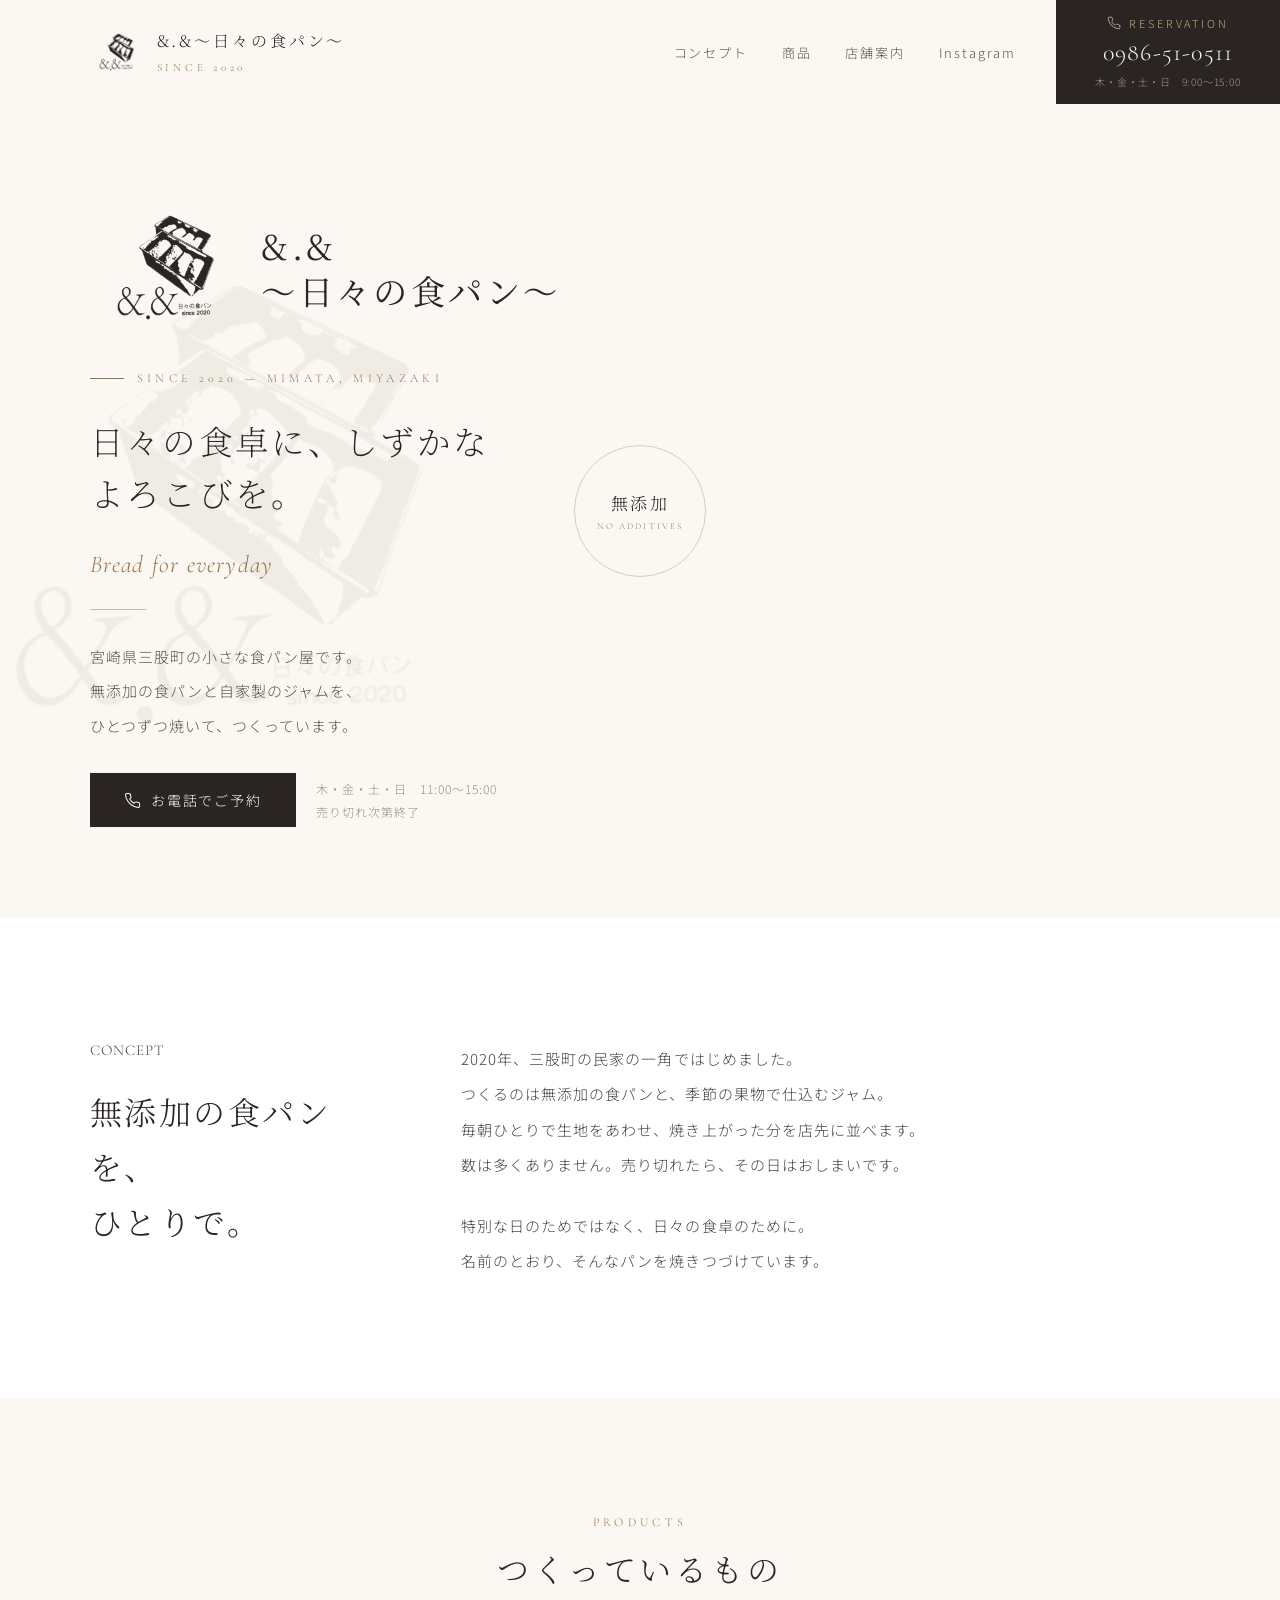
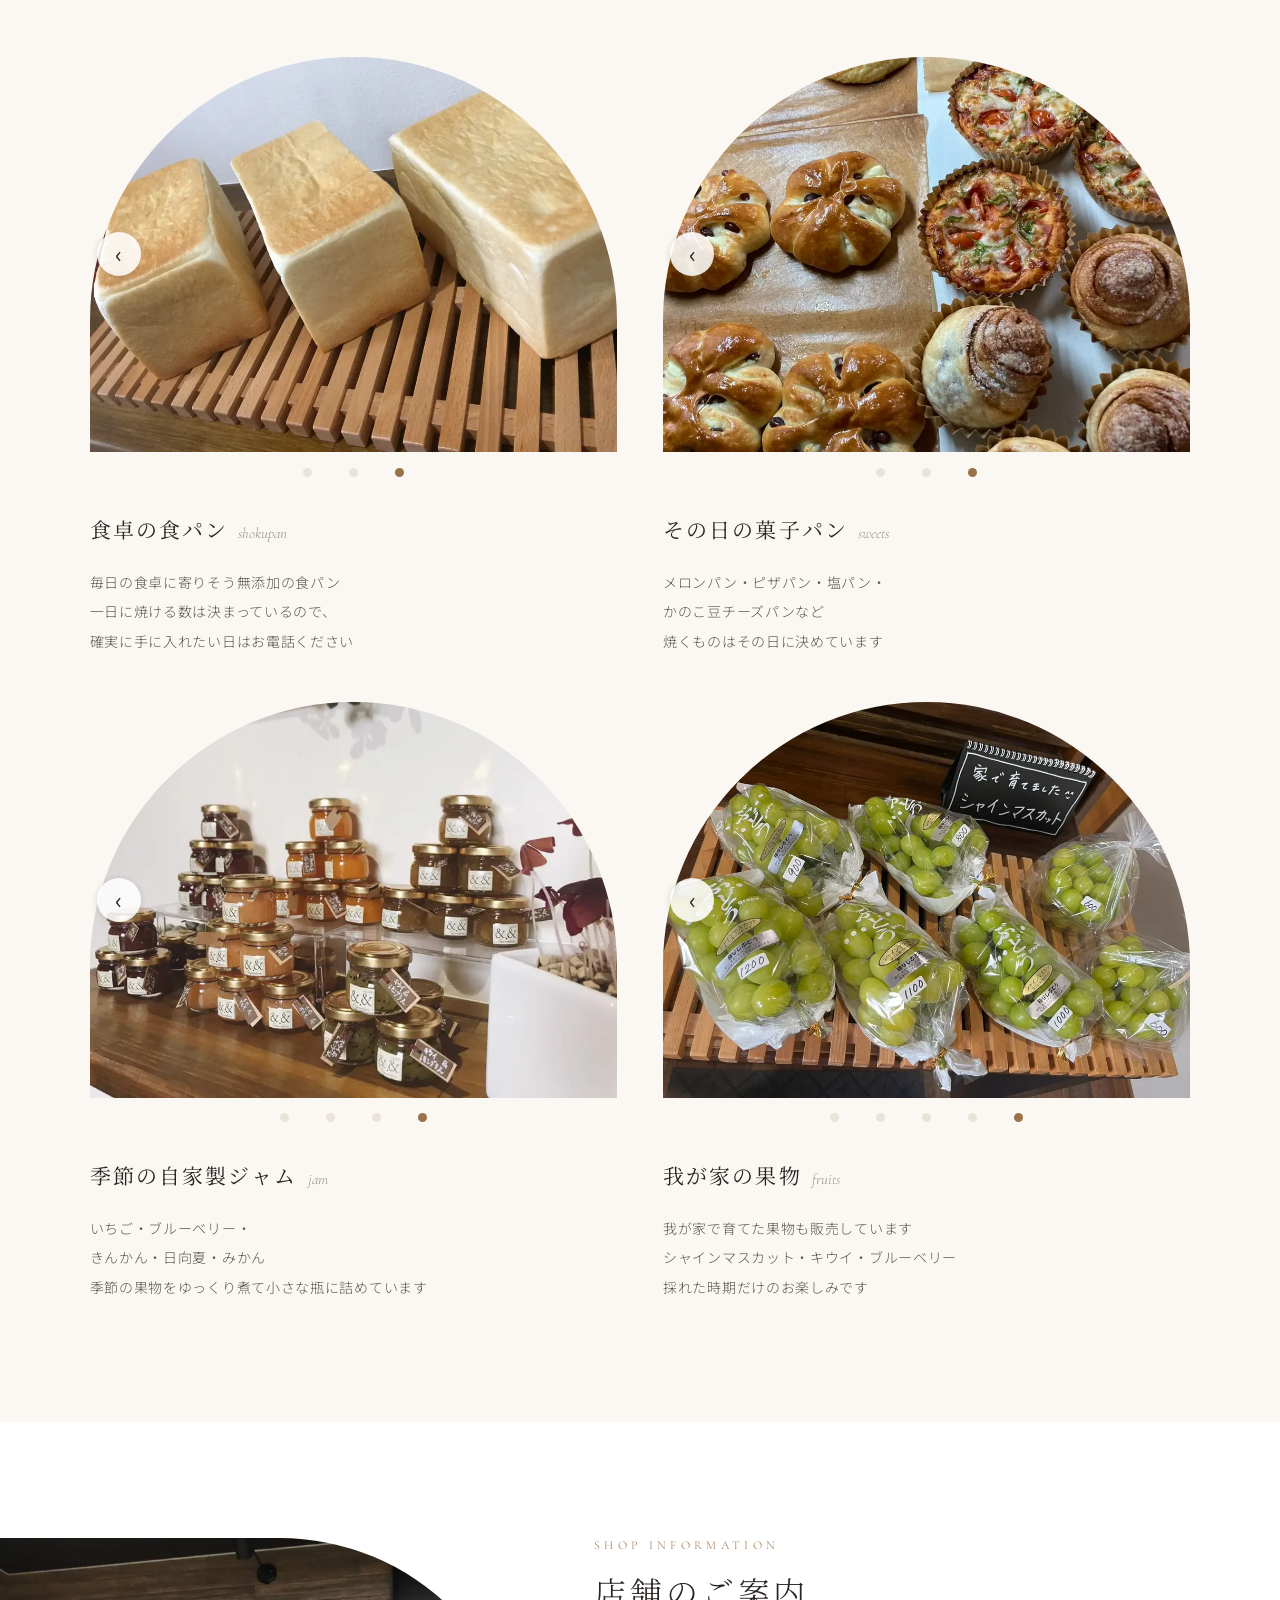
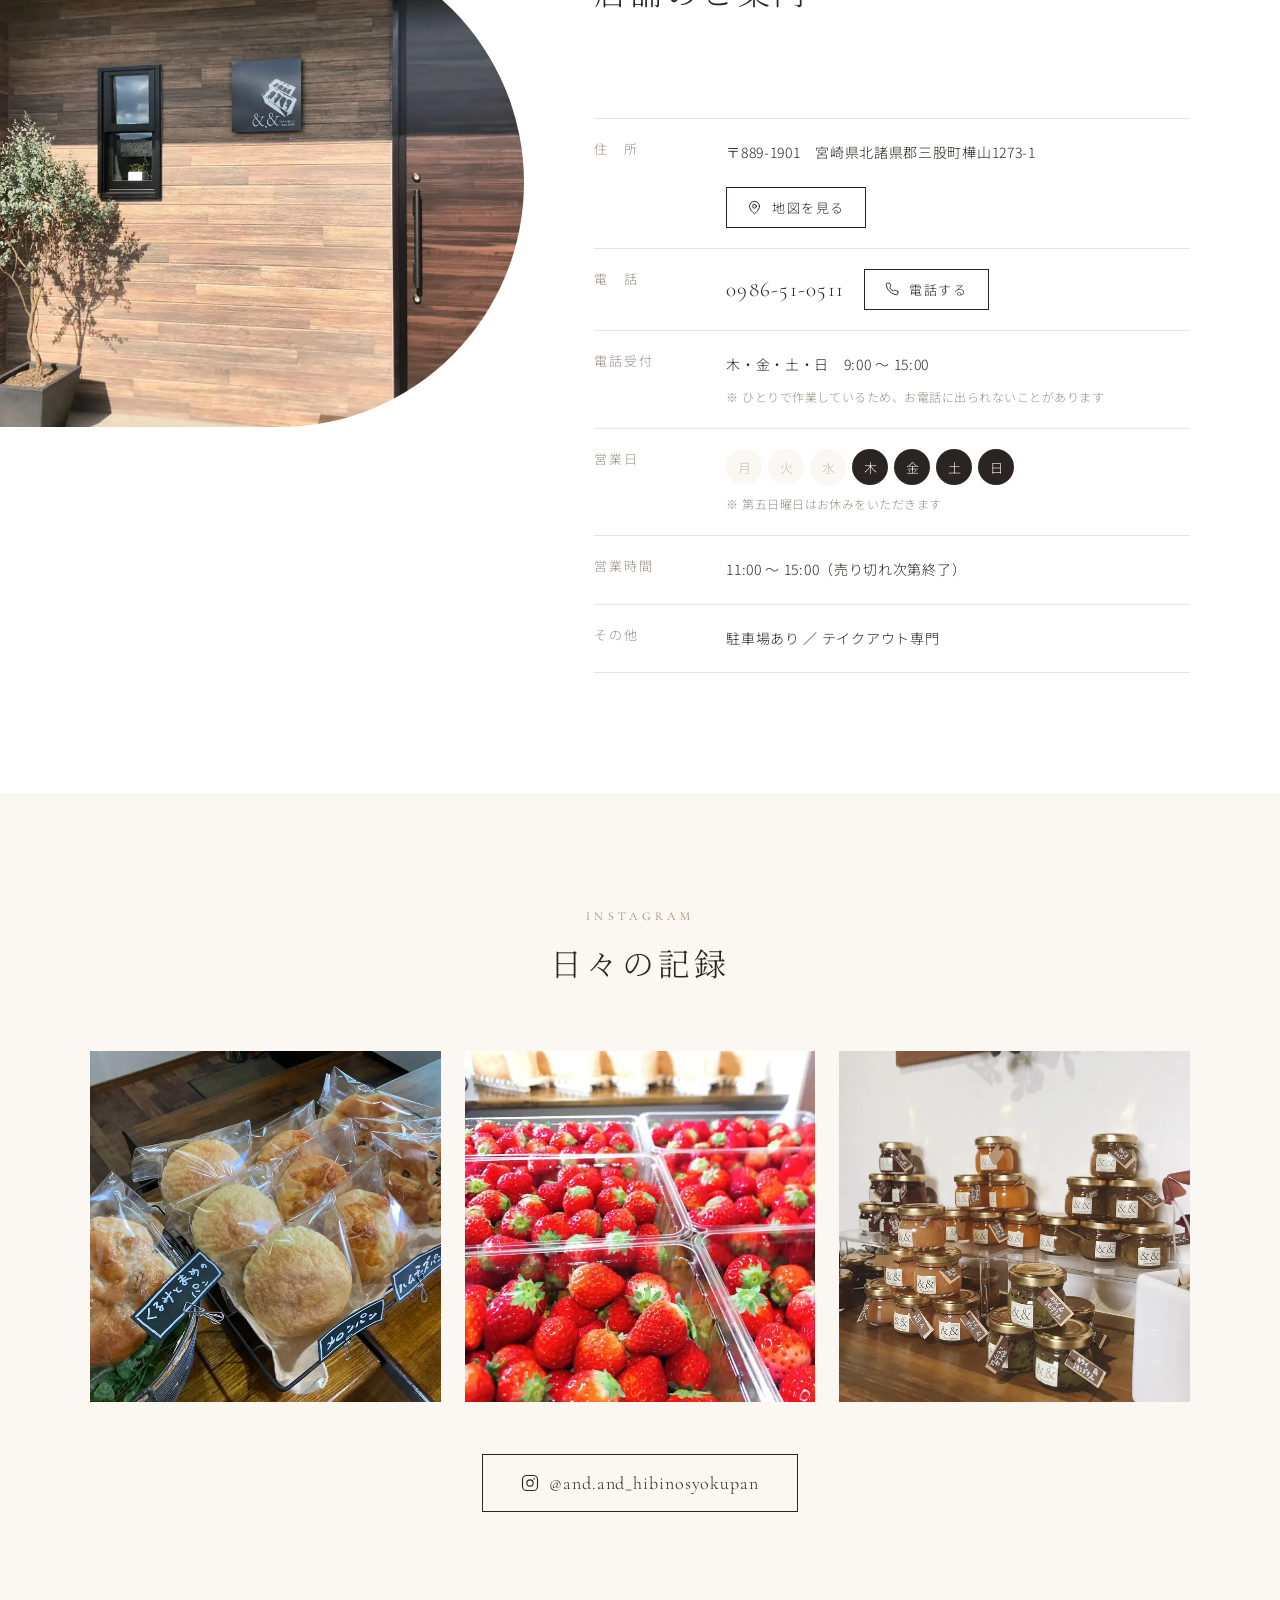
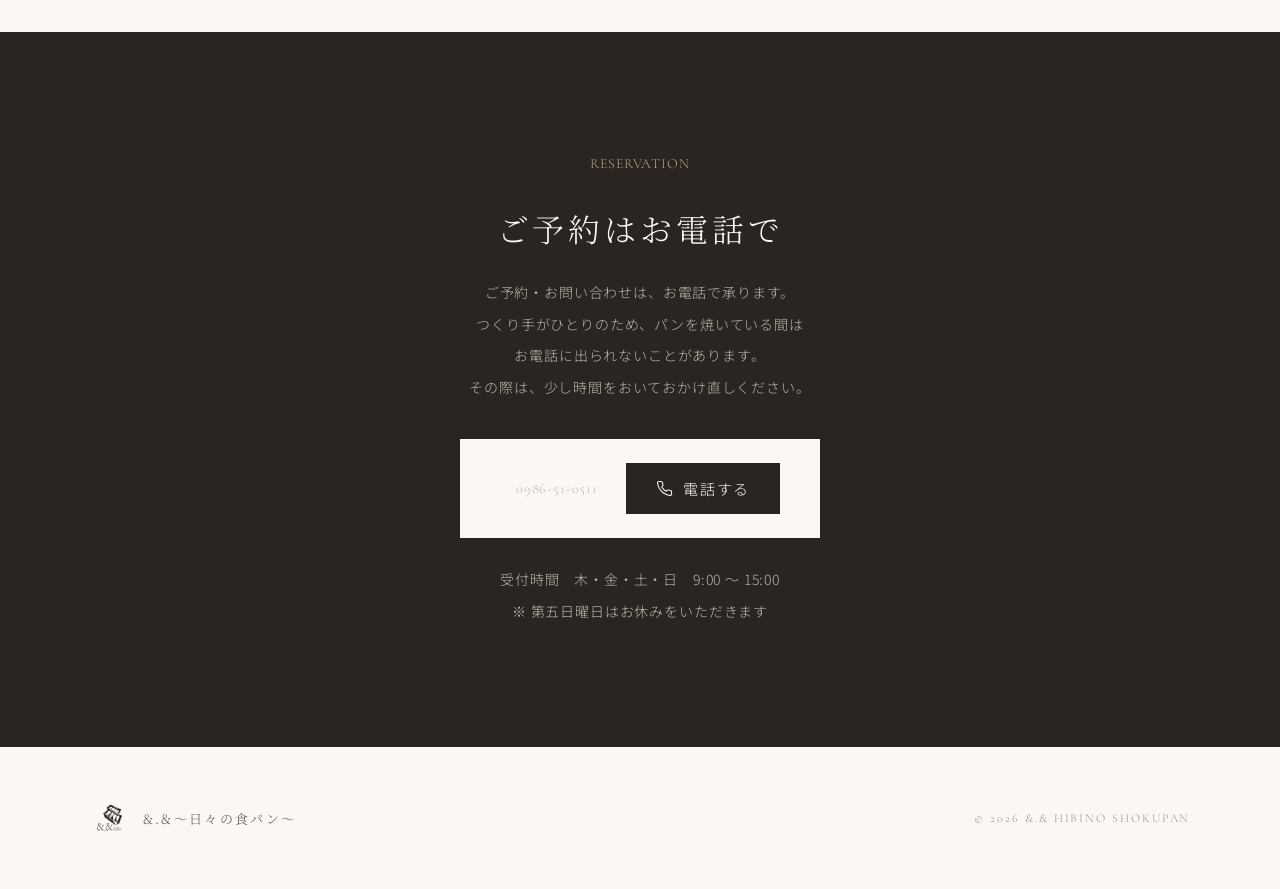
<file: old-2026/index.html>
<!doctype html>
<html lang="ja">
<head>
<meta charset="utf-8">
<meta name="viewport" content="width=device-width, initial-scale=1">
<title>&amp;.&amp;～日々の食パン～｜宮崎県三股町の無添加食パン専門店</title>
<meta name="description" content="宮崎県三股町の「&amp;.&amp;～日々の食パン～」は、無添加の食パンと自家製ジャム、我が家で育てたシャインマスカットやキウイを販売する小さなテイクアウト専門店です。営業は木・金・土・日曜の11時から15時、売り切れ次第終了。ご予約は電話0986-51-0511で承ります。">
<meta name="robots" content="noindex, nofollow">
<!-- 2026-11-15 までのトップの控え。本番は https://hibino-shokupan-dl.github.io/ -->

<!-- 検索結果とタブに出すアイコン。無いと地球儀の既定アイコンになる。
     ロゴ全体は16pxだと潰れるので &.& の部分だけを使っている -->
<link rel="icon" href="/favicon.ico" sizes="any">
<link rel="apple-touch-icon" href="/apple-touch-icon.png">

<meta property="og:type" content="website">
<meta property="og:site_name" content="&amp;.&amp;～日々の食パン～">
<meta property="og:title" content="&amp;.&amp;～日々の食パン～｜宮崎県三股町の無添加食パン専門店">
<meta property="og:description" content="無添加の食パンと自家製ジャムの小さなパン屋。木・金・土・日 11:00〜15:00、売り切れ次第終了。ご予約はお電話で。">
<meta property="og:url" content="https://hibino-shokupan.github.io/">
<meta property="og:image" content="https://hibino-shokupan.github.io/assets/web/loaves.webp">
<meta name="twitter:card" content="summary_large_image">

<link rel="preconnect" href="https://fonts.googleapis.com">
<link rel="preconnect" href="https://fonts.gstatic.com" crossorigin>
<link rel="stylesheet" href="https://fonts.googleapis.com/css2?family=Cormorant+Garamond:ital,wght@0,300;0,400;1,300;1,400&family=Noto+Sans+JP:wght@300;400;500&family=Noto+Serif+JP:wght@200;300;400&display=swap">
<link rel="stylesheet" href="../style.css?v=20261004a">

<script type="application/ld+json">
{
  "@context": "https://schema.org",
  "@type": "Bakery",
  "name": "&.&～日々の食パン～",
  "url": "https://hibino-shokupan.github.io/",
  "description": "無添加の食パンと自家製ジャム、我が家で育てた果物を売る、宮崎県三股町の小さなテイクアウト専門店。",
  "image": "https://hibino-shokupan.github.io/assets/web/loaves.webp",
  "telephone": "+81-986-51-0511",
  "foundingDate": "2020",
  "address": {
    "@type": "PostalAddress",
    "postalCode": "889-1901",
    "addressRegion": "宮崎県",
    "addressLocality": "北諸県郡三股町",
    "streetAddress": "樺山1273-1",
    "addressCountry": "JP"
  },
  "openingHoursSpecification": [{
    "@type": "OpeningHoursSpecification",
    "dayOfWeek": ["Thursday", "Friday", "Saturday", "Sunday"],
    "opens": "11:00",
    "closes": "15:00"
  }],
  "sameAs": ["https://www.instagram.com/and.and_hibinosyokupan"]
}
</script>

<!-- 検索結果に出す「サイト名」。これが無いと、Googleはドメイン名から推測して
     「GitHub」と表示してしまう -->
<script type="application/ld+json">
{
  "@context": "https://schema.org",
  "@type": "WebSite",
  "name": "&.&～日々の食パン～",
  "alternateName": "日々の食パン",
  "url": "https://hibino-shokupan.github.io/"
}
</script>
</head>

<body>

<header class="site-header">
  <a class="brand" href="#top">
    <img src="../assets/web/logo-alpha.webp" width="480" height="480" alt="&amp;.&amp;～日々の食パン～ ロゴ">
    <span>
      <span class="brand-name">&amp;.&amp;～日々の食パン～</span><br>
      <span class="brand-since">SINCE 2020</span>
    </span>
  </a>

  <nav class="site-nav">
    <a href="#concept">コンセプト</a>
    <a href="#products">商品</a>
    <a href="#shop">店舗案内</a>
    <a href="#instagram">Instagram</a>
  </nav>

  <a class="header-call" href="tel:0986510511">
    <svg width="18" height="18" viewBox="0 0 24 24" fill="none" stroke="#FBF8F3" stroke-width="1.6" stroke-linecap="round" stroke-linejoin="round" aria-hidden="true"><path d="M22 16.9v3a2 2 0 0 1-2.2 2 19.8 19.8 0 0 1-8.6-3.1 19.5 19.5 0 0 1-6-6A19.8 19.8 0 0 1 2.1 4.2 2 2 0 0 1 4.1 2h3a2 2 0 0 1 2 1.7c.1 1 .4 1.9.7 2.8a2 2 0 0 1-.5 2.1L8.1 9.9a16 16 0 0 0 6 6l1.3-1.3a2 2 0 0 1 2.1-.4c.9.3 1.8.6 2.8.7a2 2 0 0 1 1.7 2Z"/></svg>
    <span class="header-call-ja">ご予約</span>
    <span class="header-call-label">
      <svg width="14" height="14" viewBox="0 0 24 24" fill="none" stroke="#C0A882" stroke-width="1.6" stroke-linecap="round" stroke-linejoin="round" aria-hidden="true"><path d="M22 16.9v3a2 2 0 0 1-2.2 2 19.8 19.8 0 0 1-8.6-3.1 19.5 19.5 0 0 1-6-6A19.8 19.8 0 0 1 2.1 4.2 2 2 0 0 1 4.1 2h3a2 2 0 0 1 2 1.7c.1 1 .4 1.9.7 2.8a2 2 0 0 1-.5 2.1L8.1 9.9a16 16 0 0 0 6 6l1.3-1.3a2 2 0 0 1 2.1-.4c.9.3 1.8.6 2.8.7a2 2 0 0 1 1.7 2Z"/></svg>
      RESERVATION
    </span>
    <span class="header-call-num">0986-51-0511</span>
    <span class="header-call-days">木・金・土・日　9:00〜15:00</span>
  </a>
</header>

<main id="top">

  <section class="hero">
    <div class="hero-media">
      <div class="hero-frame">
        <img class="hero-slide" src="../assets/web/loaves.webp" width="1000" height="750" fetchpriority="high" alt="スノコに並んだ、焼きあがったばかりの食パン">
        <img class="hero-slide" src="../assets/web/shelf.webp" width="1000" height="750" alt="">
        <img class="hero-slide" src="../assets/web/breakfast-set.webp" width="682" height="512" alt="">
        <img class="hero-slide" src="../assets/web/board-jam.webp" width="912" height="684" alt="">
        <img class="hero-slide is-logo" src="../assets/web/logo-alpha.webp" width="480" height="480" alt="">
        <img class="hero-slide" src="../assets/web/exterior.webp" width="1000" height="750" fetchpriority="low" alt="">
        <img class="hero-slide" src="../assets/web/jam-stack.webp" width="760" height="570" fetchpriority="low" alt="">
        <img class="hero-slide" src="../assets/web/shelf-fruit.webp" width="760" height="570" fetchpriority="low" alt="">
        <img class="hero-slide" src="../assets/web/sweets-2.webp" width="760" height="570" fetchpriority="low" alt="">
        <img class="hero-slide" src="../assets/web/sign-night.webp" width="1000" height="750" fetchpriority="low" alt="">
        <img class="hero-slide" src="../assets/web/framed.webp" width="1000" height="750" fetchpriority="low" alt="">
        <img class="hero-slide" src="../assets/web/grapes.webp" width="1000" height="750" fetchpriority="low" alt="">
        <img class="hero-slide" src="../assets/web/jam-jar.webp" width="1000" height="750" fetchpriority="low" alt="">
      </div>
      <div class="badge">
        <span class="badge-ja">無添加</span>
        <span class="badge-en">NO ADDITIVES</span>
      </div>
    </div>

    <div class="hero-body">
      <img class="hero-watermark" src="../assets/web/logo-alpha.webp" width="480" height="480" alt="" aria-hidden="true">

      <div class="lockup">
        <img src="../assets/web/logo-alpha.webp" width="480" height="480" alt="" aria-hidden="true">
        <h1>&amp;.&amp;<br>～日々の食パン～</h1>
      </div>

      <div class="hero-eyebrow">
        <span class="dash"></span>
        <span class="eyebrow">SINCE 2020 — MIMATA, MIYAZAKI</span>
      </div>

      <p class="catch">日々の食卓に、<br class="br-sp">しずかな<br class="br-pc">よろこびを。</p>
      <p class="catch-en">Bread for everyday</p>
      <hr class="rule">

      <p class="lead">宮崎県三股町の小さな食パン屋です。<br>無添加の食パンと自家製のジャムを、<br>ひとつずつ焼いて、つくっています。</p>

      <div class="hero-cta">
        <a class="btn btn-solid" href="tel:0986510511">
          <svg width="17" height="17" viewBox="0 0 24 24" fill="none" stroke="#FBF8F3" stroke-width="1.5" stroke-linecap="round" stroke-linejoin="round" aria-hidden="true"><path d="M22 16.9v3a2 2 0 0 1-2.2 2 19.8 19.8 0 0 1-8.6-3.1 19.5 19.5 0 0 1-6-6A19.8 19.8 0 0 1 2.1 4.2 2 2 0 0 1 4.1 2h3a2 2 0 0 1 2 1.7c.1 1 .4 1.9.7 2.8a2 2 0 0 1-.5 2.1L8.1 9.9a16 16 0 0 0 6 6l1.3-1.3a2 2 0 0 1 2.1-.4c.9.3 1.8.6 2.8.7a2 2 0 0 1 1.7 2Z"/></svg>
          お電話でご予約
        </a>
        <p class="hours-note">木・金・土・日　11:00〜15:00<br>売り切れ次第終了</p>
      </div>
    </div>
  </section>

  <section class="concept" id="concept">
    <div class="block-head">
      <p class="eyebrow">CONCEPT</p>
      <h2>無添加の食パンを、<br>ひとりで。</h2>
    </div>
    <div class="concept-body">
      <p>2020年、三股町の民家の一角で<br class="br-sp">はじめました。<br>つくるのは無添加の食パンと、<br class="br-sp">季節の果物で仕込むジャム。<br>毎朝ひとりで生地をあわせ、<br class="br-sp">焼き上がった分を店先に並べます。<br>数は多くありません。<br class="br-sp">売り切れたら、その日はおしまいです。</p>
      <p>特別な日のためではなく、日々の食卓のために。<br>名前のとおり、そんなパンを焼きつづけています。</p>
    </div>
  </section>

  <section class="products" id="products">
    <div class="section-head">
      <p class="eyebrow">PRODUCTS</p>
      <h2>つくっているもの</h2>
    </div>

    <div class="product-list">
      <article class="product">
      <div class="gallery">
        <div class="gallery-frame">
          <div class="gallery-track" tabindex="0" role="group" aria-label="食卓の食パン の写真 3枚">
            <img class="product-media" src="../assets/web/loaves.webp" width="1000" height="750" loading="lazy" alt="スノコに並んだ、焼きあがったばかりの食パン">
            <img class="product-media" src="../assets/web/shelf.webp" width="1000" height="750" loading="lazy" alt="木の棚に並んだ食パン">
            <img class="product-media" src="../assets/web/breakfast-set.webp" width="682" height="512" loading="lazy" alt="自家製ジャムをのせたトーストのある朝の食卓">
          </div>
        </div>
        <div class="gallery-dots"></div>
      </div>
        <div class="product-title">
          <h3>食卓の食パン</h3>
          <span>shokupan</span>
        </div>
        <p>毎日の食卓に寄りそう無添加の食パン<br>一日に焼ける数は決まっているので、<br>確実に手に入れたい日はお電話ください</p>
      </article>

      <article class="product">
      <div class="gallery">
        <div class="gallery-frame">
          <div class="gallery-track" tabindex="0" role="group" aria-label="その日の菓子パン の写真 3枚">
            <img class="product-media" src="../assets/web/sweets.webp" width="1000" height="750" loading="lazy" alt="焼きあがった菓子パン。かのこ豆チーズパン、ピザパン、シナモンロールなど">
            <img class="product-media" src="../assets/web/sweets-2.webp" width="760" height="570" loading="lazy" alt="店頭に並ぶ、袋詰めの菓子パン">
            <img class="product-media" src="../assets/web/sweets-3.webp" width="760" height="570" loading="lazy" alt="粉砂糖をまぶした菓子パン">
          </div>
        </div>
        <div class="gallery-dots"></div>
      </div>
        <div class="product-title">
          <h3>その日の菓子パン</h3>
          <span>sweets</span>
        </div>
        <p>メロンパン・ピザパン・塩パン・<br>かのこ豆チーズパンなど<br>焼くものはその日に決めています</p>
      </article>

      <article class="product">
      <div class="gallery">
        <div class="gallery-frame">
          <div class="gallery-track" tabindex="0" role="group" aria-label="季節の自家製ジャム の写真 4枚">
            <img class="product-media" src="../assets/web/jam-stack.webp" width="760" height="570" loading="lazy" alt="店頭に積まれた自家製ジャムの瓶">
            <img class="product-media" src="../assets/web/jam-orange.webp" width="800" height="600" loading="lazy" alt="自家製ジャムの瓶と、お店のロゴボード">
            <img class="product-media" src="../assets/web/jam-red.webp" width="800" height="600" loading="lazy" alt="赤いジャムの瓶が2つ並んだところ">
            <img class="product-media" src="../assets/web/jam-jar.webp" width="1000" height="750" loading="lazy" alt="&amp;.&amp; オリジナルジャムの瓶">
          </div>
        </div>
        <div class="gallery-dots"></div>
      </div>
        <div class="product-title">
          <h3>季節の自家製ジャム</h3>
          <span>jam</span>
        </div>
        <p>いちご・ブルーベリー・<br>きんかん・日向夏・みかん<br>季節の果物をゆっくり煮て小さな瓶に詰めています</p>
      </article>

      <article class="product">
      <div class="gallery">
        <div class="gallery-frame">
          <div class="gallery-track" tabindex="0" role="group" aria-label="我が家の果物 の写真 5枚">
            <img class="product-media" src="../assets/web/grapes.webp" width="1000" height="750" loading="lazy" alt="我が家で育てたシャインマスカットの袋詰め">
            <img class="product-media" src="../assets/web/kiwi.webp" width="1000" height="750" loading="lazy" alt="我が家で育てたゴールドキウイとレインボーレッド">
            <img class="product-media" src="../assets/web/grapes-2.webp" width="760" height="570" loading="lazy" alt="袋詰めにしたシャインマスカット">
            <img class="product-media" src="../assets/web/shelf-fruit.webp" width="760" height="570" loading="lazy" alt="棚に並ぶシャインマスカットとパン">
            <img class="product-media" src="../assets/web/blueberry-bush.webp" width="760" height="570" loading="lazy" alt="色づきはじめたブルーベリーの実">
          </div>
        </div>
        <div class="gallery-dots"></div>
      </div>
        <div class="product-title">
          <h3>我が家の果物</h3>
          <span>fruits</span>
        </div>
        <p>我が家で育てた果物も販売しています<br>シャインマスカット・キウイ・ブルーベリー<br>採れた時期だけのお楽しみです</p>
      </article>
    </div>
  </section>

  <section class="shop" id="shop">
    <div class="section-head">
      <p class="eyebrow">SHOP INFORMATION</p>
      <h2>店舗のご案内</h2>
    </div>

    <img class="shop-photo" src="../assets/web/exterior.webp" width="1000" height="750" loading="lazy" alt="木目の外壁とロゴ看板のある店舗の入口">

    <div class="shop-table">
      <div class="shop-row">
        <p class="shop-key">住　所</p>
        <div class="shop-cell is-inline">
          <p class="shop-val">〒889-1901<br class="br-sp">　宮崎県北諸県郡三股町樺山1273-1</p>
          <a class="btn btn-outline" href="https://www.google.com/maps/search/?api=1&amp;query=%26.%26%20%E6%97%A5%E3%80%85%E3%81%AE%E9%A3%9F%E3%83%91%E3%83%B3%20%E5%AE%AE%E5%B4%8E%E7%9C%8C%E5%8C%97%E8%AB%B8%E7%9C%8C%E9%83%A1%E4%B8%89%E8%82%A1%E7%94%BA%E6%A8%BA%E5%B1%B11273-1" target="_blank" rel="noopener">
            <svg width="15" height="15" viewBox="0 0 24 24" fill="none" stroke="#2A2522" stroke-width="1.6" stroke-linecap="round" stroke-linejoin="round" aria-hidden="true"><path d="M20 10c0 6-8 12-8 12s-8-6-8-12a8 8 0 0 1 16 0Z"/><circle cx="12" cy="10" r="3"/></svg>
            地図を見る
          </a>
        </div>
      </div>

      <div class="shop-row">
        <p class="shop-key">電　話</p>
        <div class="shop-cell is-inline">
          <p class="tel-num">0986-51-0511</p>
          <a class="btn btn-outline" href="tel:0986510511">
            <svg width="14" height="14" viewBox="0 0 24 24" fill="none" stroke="#2A2522" stroke-width="1.6" stroke-linecap="round" stroke-linejoin="round" aria-hidden="true"><path d="M22 16.9v3a2 2 0 0 1-2.2 2 19.8 19.8 0 0 1-8.6-3.1 19.5 19.5 0 0 1-6-6A19.8 19.8 0 0 1 2.1 4.2 2 2 0 0 1 4.1 2h3a2 2 0 0 1 2 1.7c.1 1 .4 1.9.7 2.8a2 2 0 0 1-.5 2.1L8.1 9.9a16 16 0 0 0 6 6l1.3-1.3a2 2 0 0 1 2.1-.4c.9.3 1.8.6 2.8.7a2 2 0 0 1 1.7 2Z"/></svg>
            電話する
          </a>
        </div>
      </div>

      <div class="shop-row">
        <p class="shop-key">電話受付</p>
        <div class="shop-cell">
          <p class="shop-val">木・金・土・日　9:00 〜 15:00</p>
          <p class="shop-note">※ ひとりで作業しているため、<br class="br-sp">お電話に出られないことがあります</p>
        </div>
      </div>

      <div class="shop-row">
        <p class="shop-key">営業日</p>
        <div class="shop-cell">
          <div class="days">
            <span>月</span><span>火</span><span>水</span>
            <span class="is-open">木</span><span class="is-open">金</span><span class="is-open">土</span><span class="is-open">日</span>
          </div>
          <p class="shop-note">※ 第五日曜日はお休みをいただきます</p>
        </div>
      </div>

      <div class="shop-row">
        <p class="shop-key">営業時間</p>
        <p class="shop-val">11:00 〜 15:00（売り切れ次第終了）</p>
      </div>

      <div class="shop-row">
        <p class="shop-key">その他</p>
        <p class="shop-val">駐車場あり ／ テイクアウト専門</p>
      </div>
    </div>
  </section>

  <section class="instagram" id="instagram">
    <div class="section-head">
      <p class="eyebrow">INSTAGRAM</p>
      <h2>日々の記録</h2>
    </div>

    <div class="ig-grid">
      <img src="../assets/web/sweets-shop.webp" width="700" height="700" loading="lazy" alt="店頭に並ぶ、袋詰めの菓子パン">
      <img src="../assets/web/strawberry.webp" width="700" height="700" loading="lazy" alt="ジャムにする、摘みたてのいちご">
      <img src="../assets/web/jam-shelf.webp" width="700" height="700" loading="lazy" alt="店頭に積まれた自家製ジャムの瓶">
    </div>

    <div class="ig-actions">
      <a class="btn btn-outline" href="https://www.instagram.com/and.and_hibinosyokupan" target="_blank" rel="noopener">
        <svg width="18" height="18" viewBox="0 0 24 24" fill="none" stroke="#2A2522" stroke-width="1.5" stroke-linecap="round" stroke-linejoin="round" aria-hidden="true"><rect x="2" y="2" width="20" height="20" rx="5.5"/><circle cx="12" cy="12" r="4.2"/><circle cx="17.6" cy="6.4" r="1.1" fill="#2A2522" stroke="none"/></svg>
        <span class="ig-link">@and.and_hibinosyokupan</span>
      </a>
    </div>
  </section>

  <section class="reservation">
    <p class="eyebrow">RESERVATION</p>
    <h2>ご予約はお電話で</h2>
    <p>ご予約・お問い合わせは、お電話で承ります。<br>つくり手がひとりのため、パンを焼いている間は<br>お電話に出られないことがあります。<br>その際は、少し時間をおいておかけ直しください。</p>

    <div class="reservation-card">
      <p class="reservation-num">0986-51-0511</p>
      <a class="btn btn-solid" href="tel:0986510511">
        <svg width="17" height="17" viewBox="0 0 24 24" fill="none" stroke="#FBF8F3" stroke-width="1.5" stroke-linecap="round" stroke-linejoin="round" aria-hidden="true"><path d="M22 16.9v3a2 2 0 0 1-2.2 2 19.8 19.8 0 0 1-8.6-3.1 19.5 19.5 0 0 1-6-6A19.8 19.8 0 0 1 2.1 4.2 2 2 0 0 1 4.1 2h3a2 2 0 0 1 2 1.7c.1 1 .4 1.9.7 2.8a2 2 0 0 1-.5 2.1L8.1 9.9a16 16 0 0 0 6 6l1.3-1.3a2 2 0 0 1 2.1-.4c.9.3 1.8.6 2.8.7a2 2 0 0 1 1.7 2Z"/></svg>
        電話する
      </a>
    </div>

    <p class="reservation-hours">受付時間　木・金・土・日　9:00 〜 15:00<br>※ 第五日曜日はお休みをいただきます</p>
  </section>

</main>

<footer class="site-footer">
  <div class="footer-brand">
    <img src="../assets/web/logo-alpha.webp" width="480" height="480" alt="">
    <span class="footer-name">&amp;.&amp;～日々の食パン～</span>
  </div>
  <span class="footer-copy">© 2026 &amp;.&amp; HIBINO SHOKUPAN</span>
</footer>

<script>
/* 商品写真のスライド。
   横に動かすのはCSS（scroll-snap）に任せ、ここは丸印と左右の矢印を受け持つ。
   JSが動かなくても、指でなぞれば写真は見られる。 */
(function () {
  document.querySelectorAll('.gallery').forEach(function (gal) {
    var frame = gal.querySelector('.gallery-frame');
    var track = gal.querySelector('.gallery-track');
    var shots = track.querySelectorAll('img');
    if (shots.length < 2) return;        // 1枚だけなら矢印も丸印も出さない

    var dots = gal.querySelector('.gallery-dots');
    var buttons = [];
    var prev, next;
    var cur = 0;

    function light(n) {
      cur = n;
      buttons.forEach(function (b, i) {
        b.classList.toggle('is-on', i === n);
        b.setAttribute('aria-current', i === n ? 'true' : 'false');
      });
      // 端では矢印を消す
      prev.hidden = (n <= 0);
      next.hidden = (n >= shots.length - 1);
    }

    function go(n) {
      n = Math.max(0, Math.min(shots.length - 1, n));
      var want = track.clientWidth * n;
      track.scrollTo({ left: want, behavior: 'smooth' });
      /* なめらかな移動が効かない環境（タブが裏にある、動きを減らす設定、など）では
         何も起こらないまま終わる。動いていなければ、すぐに飛ばす。 */
      setTimeout(function () {
        if (Math.abs(track.scrollLeft - want) > 4) {
          track.scrollTo({ left: want, behavior: 'instant' });
        }
      }, 350);
      light(n);      // 見た目はその場で合わせる（通知を待たない）
    }

    function arrow(cls, label, mark, step) {
      var a = document.createElement('button');
      a.type = 'button';
      a.className = 'gallery-arrow ' + cls;
      a.setAttribute('aria-label', label);
      a.textContent = mark;
      a.addEventListener('click', function () { go(cur + step); });
      frame.appendChild(a);
      return a;
    }
    prev = arrow('is-prev', '前の写真', '\u2039', -1);
    next = arrow('is-next', '次の写真', '\u203a', 1);

    shots.forEach(function (_, i) {
      var b = document.createElement('button');
      b.type = 'button';
      b.className = 'gallery-dot';
      b.setAttribute('aria-label', (i + 1) + '枚目の写真を見る');
      b.addEventListener('click', function () { go(i); });
      dots.appendChild(b);
      buttons.push(b);
    });

    /* どの写真が見えているかの追従。
       IntersectionObserver と scroll の両方を掛けてある。片方しか動かない環境があるため。 */
    if ('IntersectionObserver' in window) {
      var io = new IntersectionObserver(function (entries) {
        entries.forEach(function (e) {
          if (e.isIntersecting) light([].indexOf.call(shots, e.target));
        });
      }, { root: track, threshold: 0.6 });
      shots.forEach(function (img) { io.observe(img); });
    }
    var timer = null;
    function fromScroll() {
      clearTimeout(timer);
      timer = setTimeout(function () {
        light(Math.round(track.scrollLeft / track.clientWidth));
      }, 90);
    }
    track.addEventListener('scroll', fromScroll, { passive: true });
    window.addEventListener('resize', fromScroll);

    light(0);
  });
})();
</script>

</body>
</html>
</file>
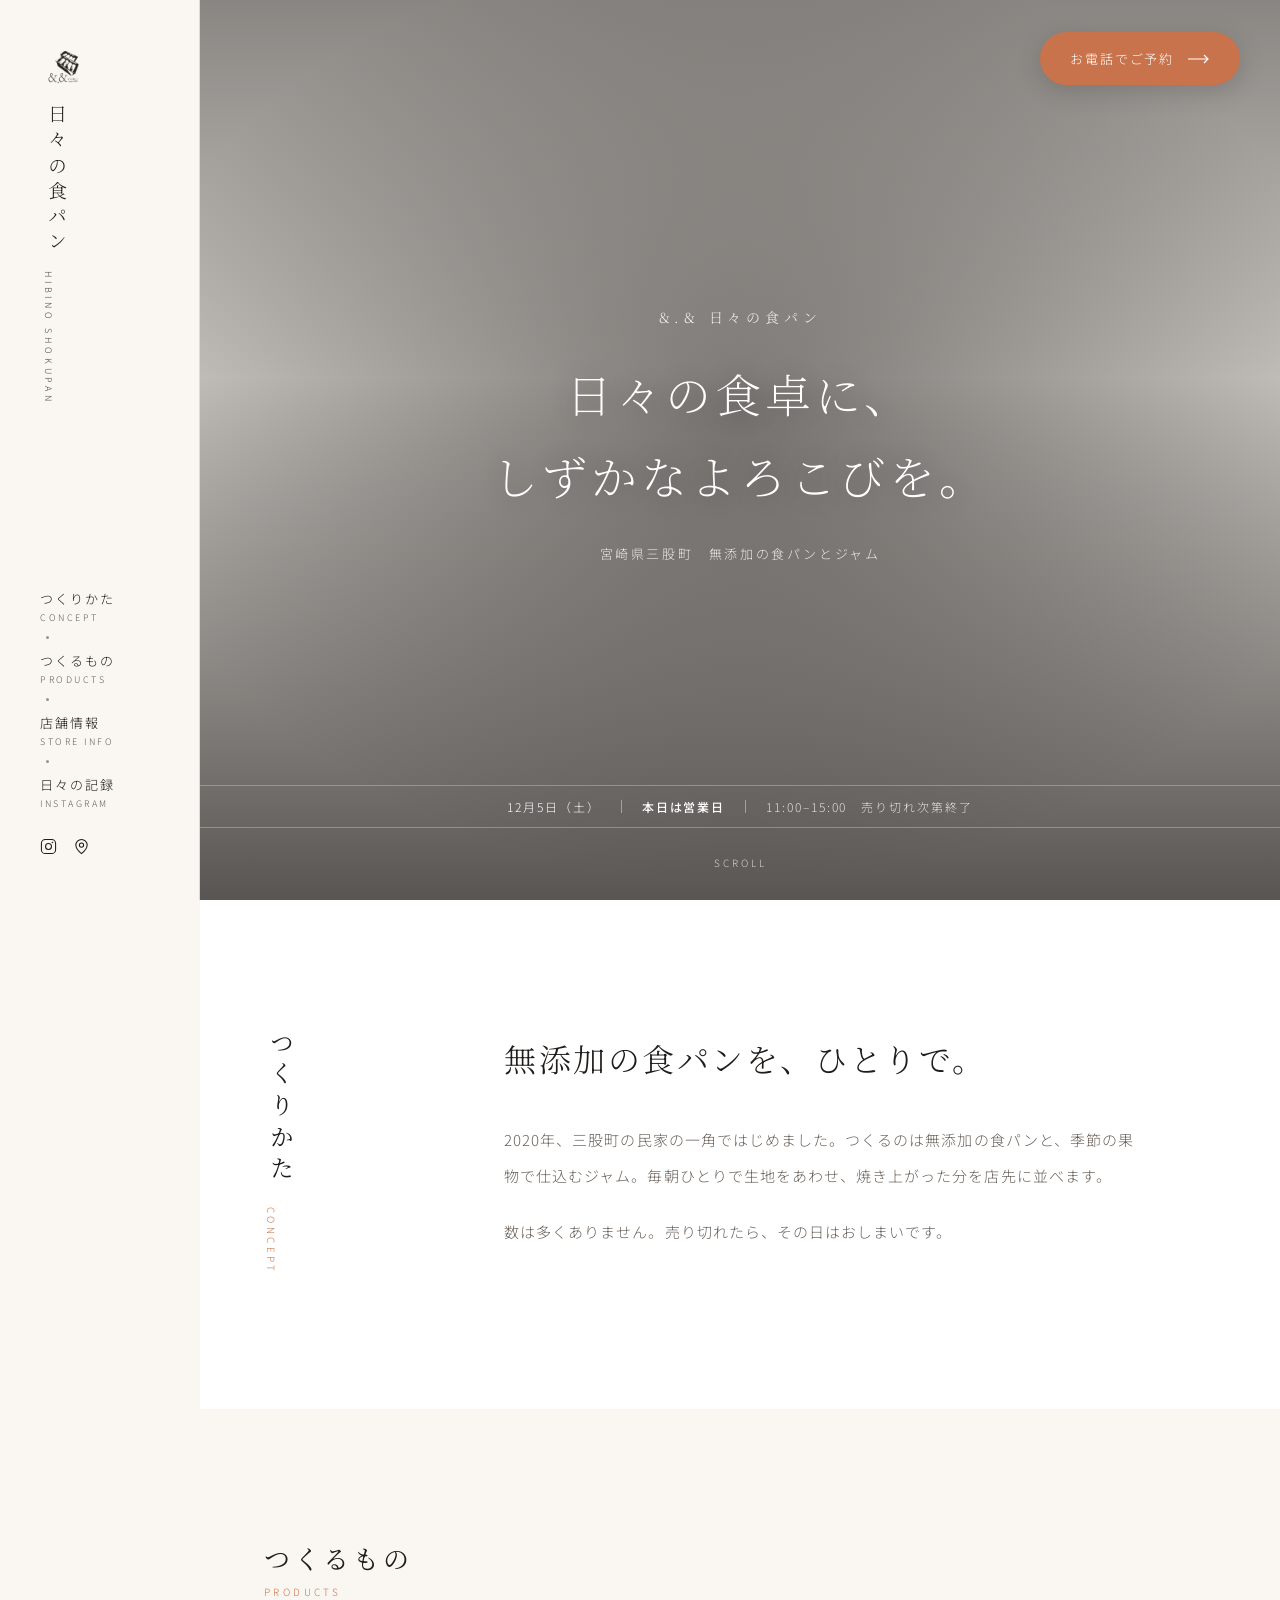
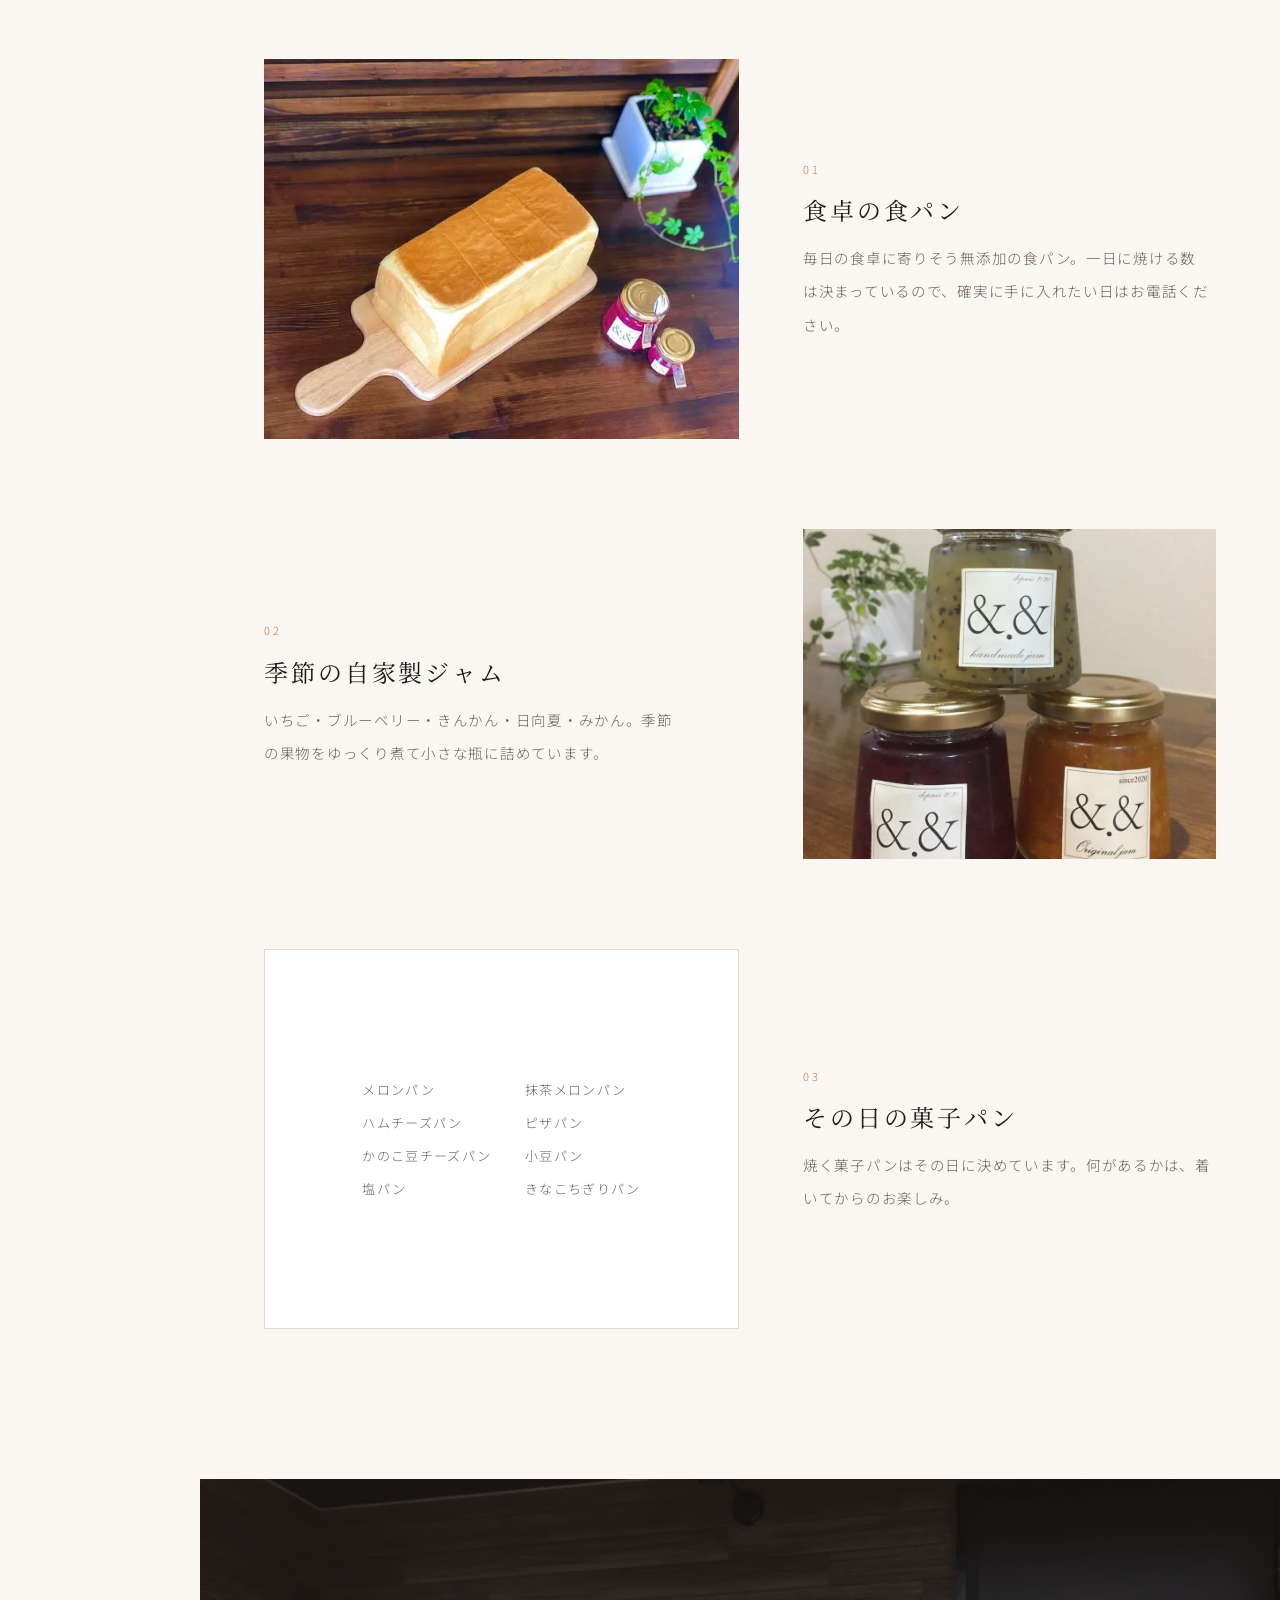
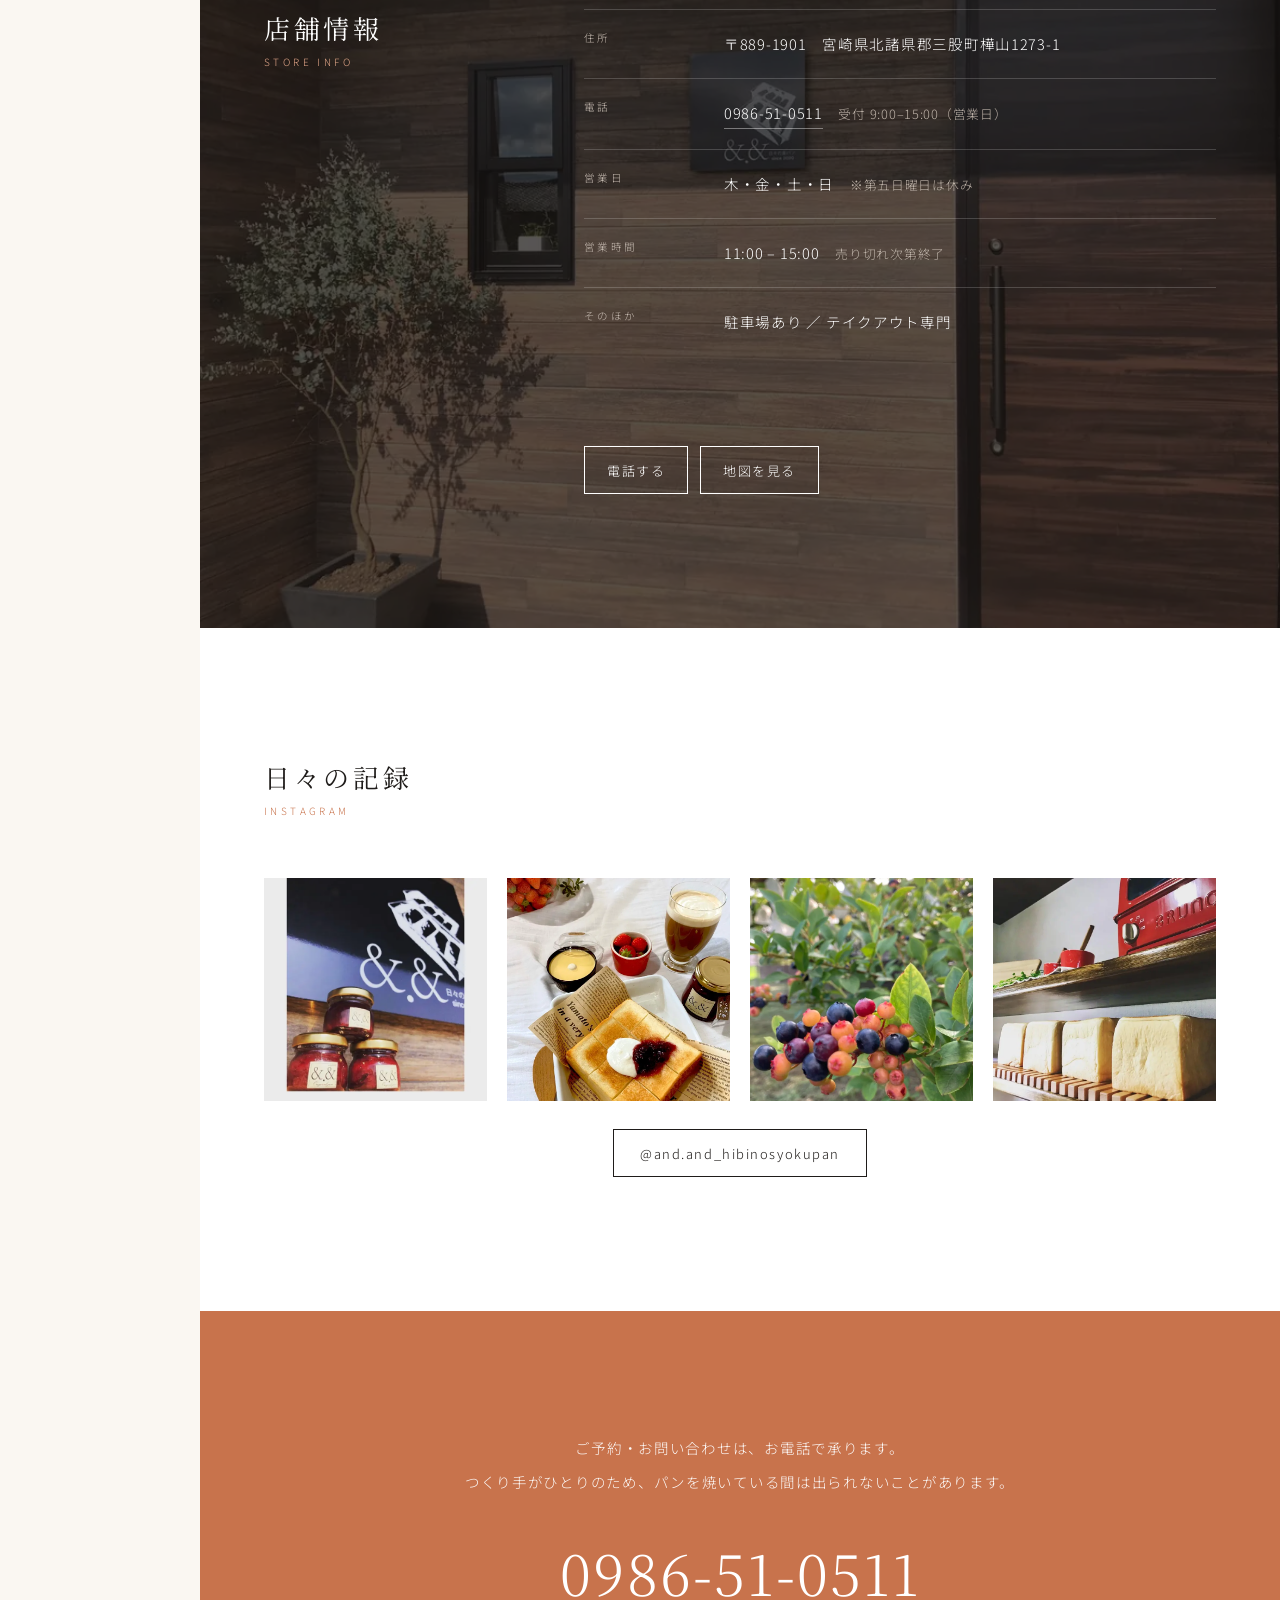
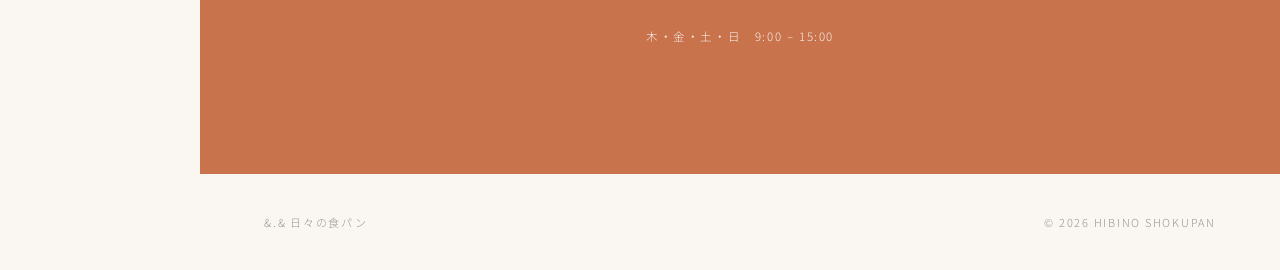
<file: v2/index.html>
<!doctype html>
<html lang="ja">
<head>
<meta charset="utf-8">
<meta name="viewport" content="width=device-width, initial-scale=1">
<meta name="robots" content="noindex">
<title>&amp;.&amp; 日々の食パン｜宮崎県三股町の無添加食パン専門店</title>
<meta name="description" content="宮崎県三股町の「&amp;.&amp; 日々の食パン」は、無添加の食パンと自家製ジャムを販売する小さなテイクアウト専門店です。営業は木・金・土・日曜の11時から15時、売り切れ次第終了。ご予約は電話0986-51-0511で承ります。">

<link rel="preconnect" href="https://fonts.googleapis.com">
<link rel="preconnect" href="https://fonts.gstatic.com" crossorigin>
<link rel="stylesheet" href="https://fonts.googleapis.com/css2?family=Noto+Sans+JP:wght@300;400;500&family=Noto+Serif+JP:wght@200;300;400&display=swap">
<link rel="stylesheet" href="style.css?v=3">
</head>

<body>

<!-- 左の縦サイドバー（PC）／上部バー（スマホ） -->
<aside class="rail">
  <a class="rail-brand" href="#top">
    <img src="../assets/web/logo-alpha.webp" width="480" height="480" alt="&amp;.&amp; 日々の食パン">
    <span class="rail-name">日々の食パン</span>
    <span class="rail-romaji">HIBINO SHOKUPAN</span>
  </a>

  <nav class="rail-nav">
    <a href="#concept"><span class="ja">つくりかた</span><span class="en">concept</span></a>
    <span class="dot"></span>
    <a href="#products"><span class="ja">つくるもの</span><span class="en">products</span></a>
    <span class="dot"></span>
    <a href="#shop"><span class="ja">店舗情報</span><span class="en">store info</span></a>
    <span class="dot"></span>
    <a href="#instagram"><span class="ja">日々の記録</span><span class="en">instagram</span></a>
  </nav>

  <div class="rail-foot">
    <a href="https://www.instagram.com/and.and_hibinosyokupan" target="_blank" rel="noopener" aria-label="Instagram">
      <svg width="17" height="17" viewBox="0 0 24 24" fill="none" stroke="currentColor" stroke-width="1.5" stroke-linecap="round" stroke-linejoin="round"><rect x="2" y="2" width="20" height="20" rx="5.5"/><circle cx="12" cy="12" r="4.2"/><circle cx="17.6" cy="6.4" r="1.1" fill="currentColor" stroke="none"/></svg>
    </a>
    <a href="https://www.google.com/maps/search/?api=1&amp;query=%26.%26%20%E6%97%A5%E3%80%85%E3%81%AE%E9%A3%9F%E3%83%91%E3%83%B3%20%E5%AE%AE%E5%B4%8E%E7%9C%8C%E5%8C%97%E8%AB%B8%E7%9C%8C%E9%83%A1%E4%B8%89%E8%82%A1%E7%94%BA%E6%A8%BA%E5%B1%B11273-1" target="_blank" rel="noopener" aria-label="地図">
      <svg width="17" height="17" viewBox="0 0 24 24" fill="none" stroke="currentColor" stroke-width="1.5" stroke-linecap="round" stroke-linejoin="round"><path d="M20 10c0 6-8 12-8 12s-8-6-8-12a8 8 0 0 1 16 0Z"/><circle cx="12" cy="10" r="3"/></svg>
    </a>
  </div>
</aside>

<!-- 右上の固定CTA -->
<a class="pill" href="tel:0986510511">
  <span>お電話でご予約</span>
  <svg width="22" height="10" viewBox="0 0 22 10" fill="none" stroke="currentColor" stroke-width="1.2" aria-hidden="true"><path d="M0 5h20M16 1l4 4-4 4"/></svg>
</a>

<main id="top">

  <!-- ヒーロー -->
  <section class="hero">
    <div class="hero-media">
      <img class="shot" src="../assets/web/loaves.webp" width="1000" height="750" fetchpriority="high" alt="スノコに並んだ、焼きあがったばかりの食パン">
      <img class="shot" src="../assets/web/shelf.webp" width="640" height="480" alt="">
      <img class="shot" src="../assets/web/breakfast.webp" width="820" height="1025" alt="">
      <img class="shot" src="../assets/web/jam-orange.webp" width="800" height="809" alt="">
    </div>

    <div class="hero-inner">
      <p class="hero-name">&amp;.&amp; 日々の食パン</p>
      <h1 class="hero-catch">日々の食卓に、<br>しずかなよろこびを。</h1>
      <p class="hero-sub">宮崎県三股町　無添加の食パンとジャム</p>
    </div>

    <!-- 本日の営業状況 -->
    <div class="strip" id="today" hidden>
      <span class="strip-date" id="stripDate"></span>
      <span class="strip-sep"></span>
      <span class="strip-state" id="stripState"></span>
      <span class="strip-sep"></span>
      <span class="strip-hours">11:00–15:00　売り切れ次第終了</span>
    </div>

    <span class="scroll-hint">Scroll</span>
  </section>

  <!-- コンセプト -->
  <section class="band" id="concept">
    <div class="band-head">
      <h2><span class="v">つくりかた</span></h2>
      <p class="en">concept</p>
    </div>
    <div class="band-body">
      <p class="big">無添加の食パンを、ひとりで。</p>
      <p>2020年、三股町の民家の一角ではじめました。つくるのは無添加の食パンと、季節の果物で仕込むジャム。毎朝ひとりで生地をあわせ、焼き上がった分を店先に並べます。</p>
      <p>数は多くありません。売り切れたら、その日はおしまいです。</p>
    </div>
  </section>

  <!-- 商品 -->
  <section class="products" id="products">
    <div class="section-head">
      <h2>つくるもの</h2>
      <p class="en">products</p>
    </div>

    <article class="row">
      <div class="row-photo"><img src="../assets/web/board.webp" width="640" height="480" loading="lazy" alt="まな板にのせた無添加の食パン"></div>
      <div class="row-text">
        <p class="num">01</p>
        <h3>食卓の食パン</h3>
        <p>毎日の食卓に寄りそう無添加の食パン。一日に焼ける数は決まっているので、確実に手に入れたい日はお電話ください。</p>
      </div>
    </article>

    <article class="row is-flip">
      <div class="row-photo"><img src="../assets/web/jam-jar.webp" width="880" height="660" loading="lazy" alt="&amp;.&amp; オリジナルジャムの瓶"></div>
      <div class="row-text">
        <p class="num">02</p>
        <h3>季節の自家製ジャム</h3>
        <p>いちご・ブルーベリー・きんかん・日向夏・みかん。季節の果物をゆっくり煮て小さな瓶に詰めています。</p>
      </div>
    </article>

    <article class="row">
      <div class="row-photo is-list">
        <ul>
          <li>メロンパン</li><li>抹茶メロンパン</li><li>ハムチーズパン</li><li>ピザパン</li>
          <li>かのこ豆チーズパン</li><li>小豆パン</li><li>塩パン</li><li>きなこちぎりパン</li>
        </ul>
      </div>
      <div class="row-text">
        <p class="num">03</p>
        <h3>その日の菓子パン</h3>
        <p>焼く菓子パンはその日に決めています。何があるかは、着いてからのお楽しみ。</p>
      </div>
    </article>
  </section>

  <!-- 店舗情報 -->
  <section class="shop" id="shop">
    <img class="shop-bg" src="../assets/web/exterior.webp" width="640" height="640" loading="lazy" alt="">
    <div class="shop-inner">
      <div class="section-head is-light">
        <h2>店舗情報</h2>
        <p class="en">store info</p>
      </div>

      <dl class="facts">
        <dt>住所</dt>
        <dd>〒889-1901　宮崎県北諸県郡三股町樺山1273-1</dd>

        <dt>電話</dt>
        <dd><a href="tel:0986510511">0986-51-0511</a>　<span class="muted">受付 9:00–15:00（営業日）</span></dd>

        <dt>営業日</dt>
        <dd>木・金・土・日　<span class="muted">※第五日曜日は休み</span></dd>

        <dt>営業時間</dt>
        <dd>11:00 – 15:00　<span class="muted">売り切れ次第終了</span></dd>

        <dt>そのほか</dt>
        <dd>駐車場あり ／ テイクアウト専門</dd>
      </dl>

      <div class="shop-actions">
        <a class="ghost" href="tel:0986510511">電話する</a>
        <a class="ghost" href="https://www.google.com/maps/search/?api=1&amp;query=%26.%26%20%E6%97%A5%E3%80%85%E3%81%AE%E9%A3%9F%E3%83%91%E3%83%B3%20%E5%AE%AE%E5%B4%8E%E7%9C%8C%E5%8C%97%E8%AB%B8%E7%9C%8C%E9%83%A1%E4%B8%89%E8%82%A1%E7%94%BA%E6%A8%BA%E5%B1%B11273-1" target="_blank" rel="noopener">地図を見る</a>
      </div>
    </div>
  </section>

  <!-- Instagram -->
  <section class="insta" id="instagram">
    <div class="section-head">
      <h2>日々の記録</h2>
      <p class="en">instagram</p>
    </div>
    <div class="insta-strip">
      <img src="../assets/web/jam-red.webp" width="800" height="887" loading="lazy" alt="店頭に並ぶ、いちご＆ブルーベリーのジャム">
      <img src="../assets/web/breakfast.webp" width="820" height="1025" loading="lazy" alt="ジャムをのせたトーストのある朝の食卓">
      <img src="../assets/web/blueberry.webp" width="640" height="480" loading="lazy" alt="摘みたてのブルーベリーと自家製ジャム">
      <img src="../assets/web/shelf.webp" width="640" height="480" loading="lazy" alt="木の棚に並んだ食パン">
    </div>
    <a class="ghost is-center" href="https://www.instagram.com/and.and_hibinosyokupan" target="_blank" rel="noopener">@and.and_hibinosyokupan</a>
  </section>

  <!-- 予約 -->
  <section class="cta">
    <p class="cta-lead">ご予約・お問い合わせは、お電話で承ります。<br>つくり手がひとりのため、パンを焼いている間は出られないことがあります。</p>
    <a class="cta-num" href="tel:0986510511">0986-51-0511</a>
    <p class="cta-note">木・金・土・日　9:00 – 15:00</p>
  </section>

  <footer class="foot">
    <span>&amp;.&amp; 日々の食パン</span>
    <span>© 2026 HIBINO SHOKUPAN</span>
  </footer>

</main>

<!-- スマホ用の固定電話バー -->
<a class="callbar" href="tel:0986510511">
  <svg width="17" height="17" viewBox="0 0 24 24" fill="none" stroke="currentColor" stroke-width="1.6" stroke-linecap="round" stroke-linejoin="round" aria-hidden="true"><path d="M22 16.9v3a2 2 0 0 1-2.2 2 19.8 19.8 0 0 1-8.6-3.1 19.5 19.5 0 0 1-6-6A19.8 19.8 0 0 1 2.1 4.2 2 2 0 0 1 4.1 2h3a2 2 0 0 1 2 1.7c.1 1 .4 1.9.7 2.8a2 2 0 0 1-.5 2.1L8.1 9.9a16 16 0 0 0 6 6l1.3-1.3a2 2 0 0 1 2.1-.4c.9.3 1.8.6 2.8.7a2 2 0 0 1 1.7 2Z"/></svg>
  お電話でご予約　0986-51-0511
</a>

<script>
// 本日の営業状況。営業日は木・金・土・日、ただし第五日曜は休み。
(function () {
  var f = new Intl.DateTimeFormat('ja-JP', {
    timeZone: 'Asia/Tokyo', month: 'numeric', day: 'numeric', weekday: 'short', hour: '2-digit', minute: '2-digit', hour12: false
  });
  var p = {};
  f.formatToParts(new Date()).forEach(function (x) { p[x.type] = x.value; });

  var wd = p.weekday;                      // 日 月 火 …
  var day = parseInt(p.day, 10);
  var mins = parseInt(p.hour, 10) * 60 + parseInt(p.minute, 10);

  var openDay = ['木', '金', '土', '日'].indexOf(wd) !== -1;
  var fifthSunday = (wd === '日' && Math.ceil(day / 7) === 5);
  var isBusinessDay = openDay && !fifthSunday;
  var nowOpen = isBusinessDay && mins >= 11 * 60 && mins < 15 * 60;

  var state = nowOpen ? 'ただいま営業中' : (isBusinessDay ? '本日は営業日' : '本日は定休日');

  document.getElementById('stripDate').textContent = p.month + '月' + p.day + '日（' + wd + '）';
  var el = document.getElementById('stripState');
  el.textContent = state;
  if (nowOpen) el.classList.add('is-open');
  if (!isBusinessDay) el.classList.add('is-closed');
  document.getElementById('today').hidden = false;
})();
</script>

</body>
</html>
</file>
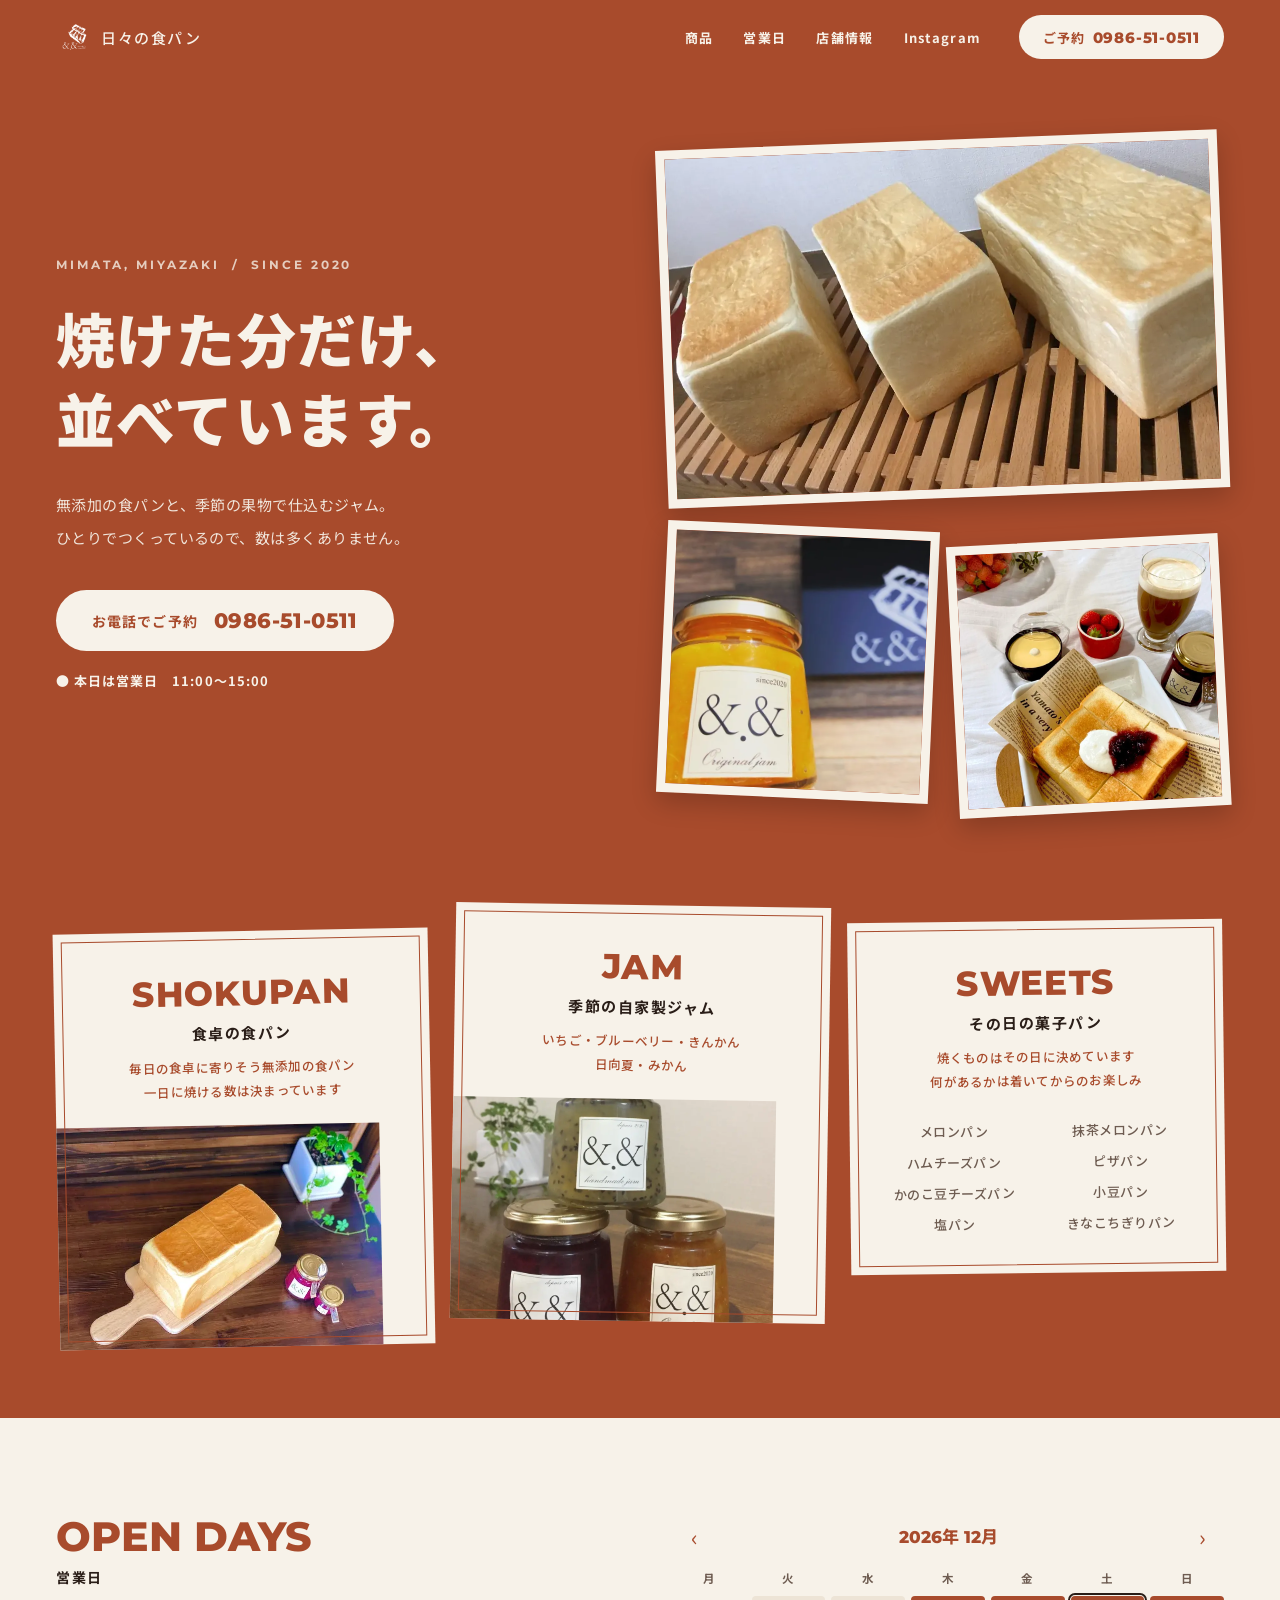
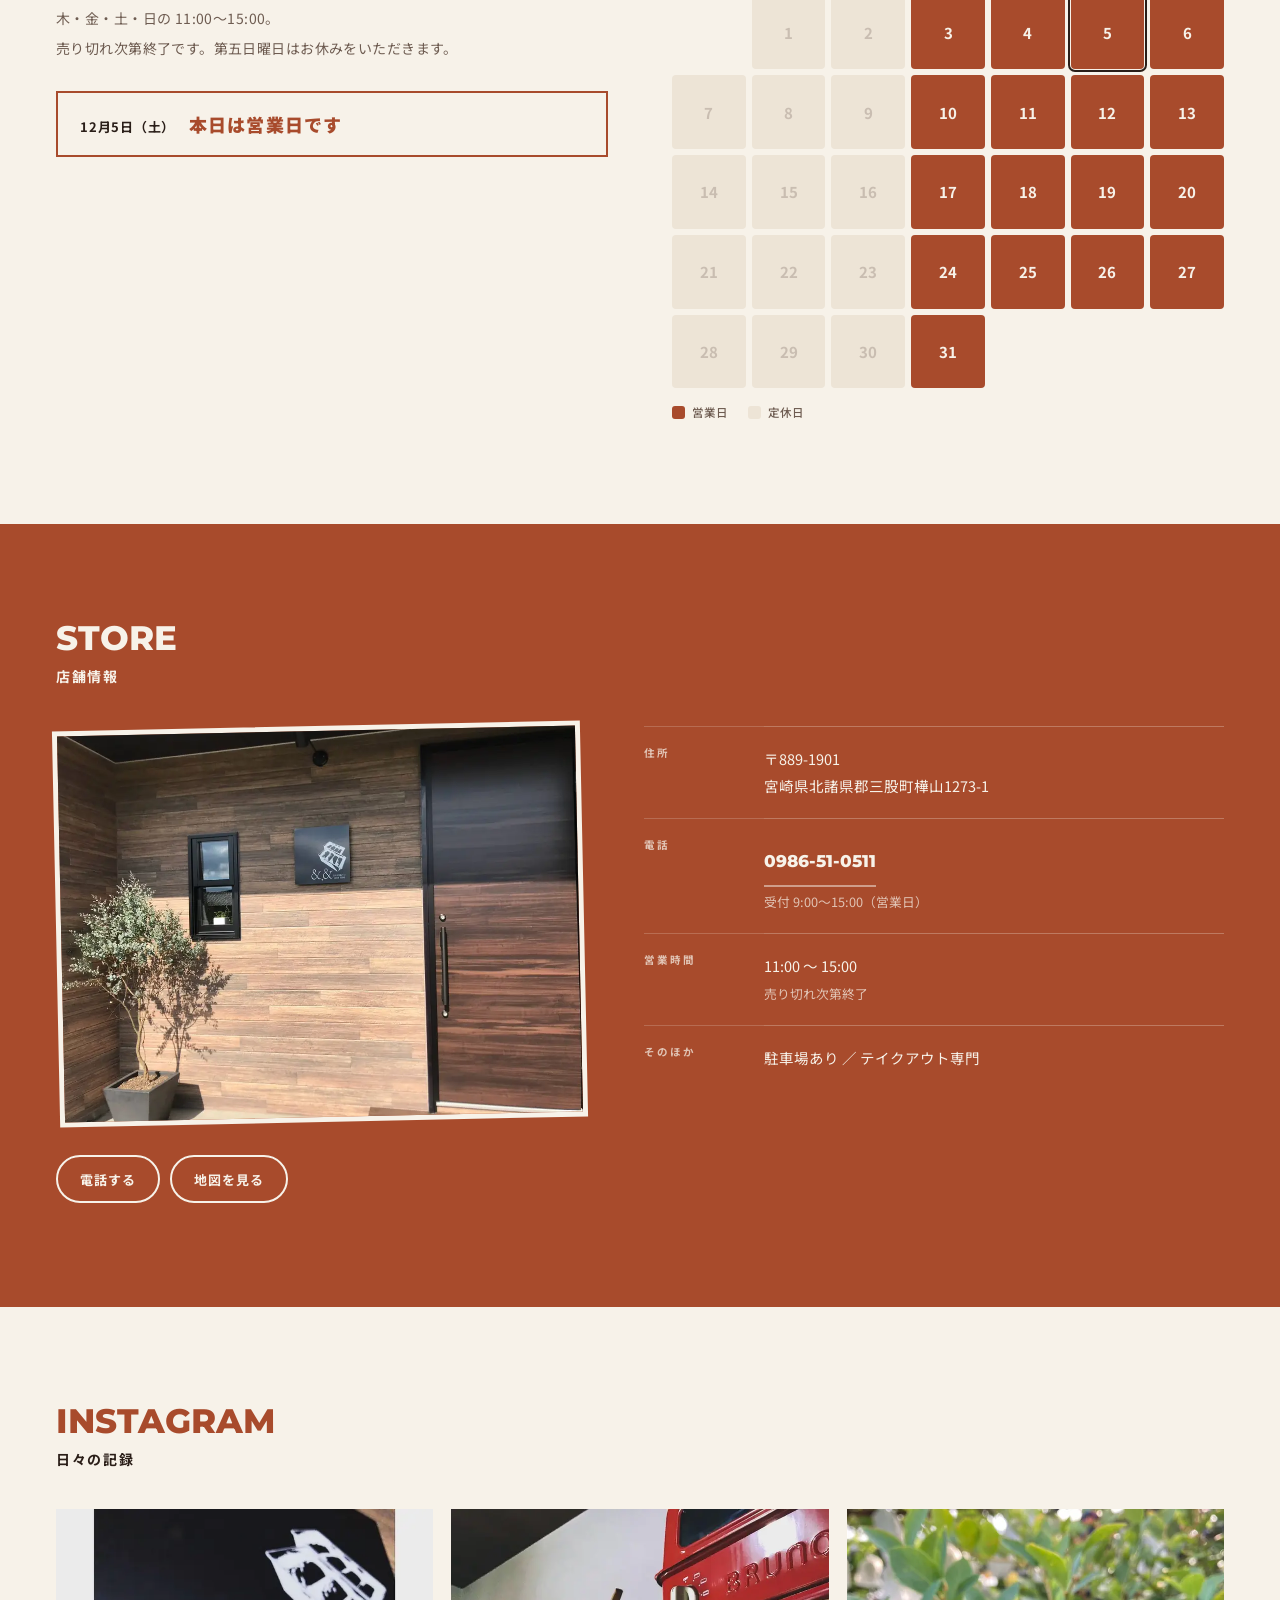
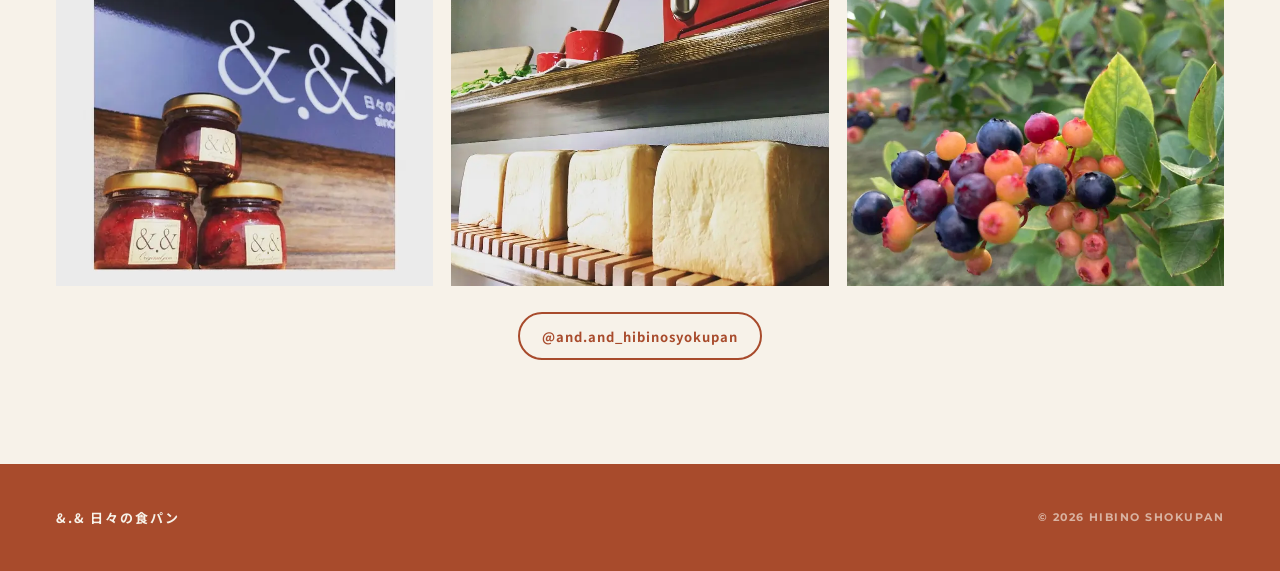
<file: v3/index.html>
<!doctype html>
<html lang="ja">
<head>
<meta charset="utf-8">
<meta name="viewport" content="width=device-width, initial-scale=1">
<meta name="robots" content="noindex">
<title>&amp;.&amp; 日々の食パン｜宮崎県三股町の無添加食パン専門店</title>
<meta name="description" content="宮崎県三股町の「&amp;.&amp; 日々の食パン」は、無添加の食パンと自家製ジャムを販売する小さなテイクアウト専門店です。営業は木・金・土・日曜の11時から15時、売り切れ次第終了。ご予約は電話0986-51-0511で承ります。">

<link rel="preconnect" href="https://fonts.googleapis.com">
<link rel="preconnect" href="https://fonts.gstatic.com" crossorigin>
<link rel="stylesheet" href="https://fonts.googleapis.com/css2?family=Montserrat:wght@700;800&family=Noto+Sans+JP:wght@400;500;700;900&display=swap">
<link rel="stylesheet" href="style.css?v=2">
</head>

<body>

<header class="bar">
  <a class="bar-brand" href="#top">
    <img src="../assets/web/logo-alpha.webp" width="480" height="480" alt="&amp;.&amp; 日々の食パン">
    <span>日々の食パン</span>
  </a>
  <nav class="bar-nav">
    <a href="#items">商品</a>
    <a href="#calendar">営業日</a>
    <a href="#shop">店舗情報</a>
    <a href="#insta">Instagram</a>
  </nav>
  <a class="bar-cta" href="tel:0986510511">ご予約 <span>0986-51-0511</span></a>
</header>

<main id="top">

  <!-- ヒーロー -->
  <section class="hero">
    <div class="hero-copy">
      <p class="hero-eyebrow">MIMATA, MIYAZAKI &nbsp;/&nbsp; SINCE 2020</p>
      <h1>焼けた分だけ、<br>並べています。</h1>
      <p class="hero-lead">無添加の食パンと、季節の果物で仕込むジャム。<br>ひとりでつくっているので、数は多くありません。</p>
      <a class="btn-big" href="tel:0986510511">
        お電話でご予約
        <span class="btn-num">0986-51-0511</span>
      </a>
      <p class="hero-open" id="heroOpen" hidden></p>
    </div>

    <div class="hero-cards">
      <figure class="card c1"><img src="../assets/web/loaves.webp" width="1000" height="750" fetchpriority="high" alt="焼きあがったばかりの食パン"></figure>
      <figure class="card c2"><img src="../assets/web/jam-orange.webp" width="800" height="809" alt="店頭に並ぶきんかんジャム"></figure>
      <figure class="card c3"><img src="../assets/web/breakfast.webp" width="820" height="1025" alt="ジャムをのせたトースト"></figure>
    </div>
  </section>

  <!-- 商品 3枚パネル -->
  <section class="items" id="items">
    <article class="panel p1">
      <div class="panel-head">
        <h2>SHOKUPAN</h2>
        <p class="ja">食卓の食パン</p>
        <p class="sub">毎日の食卓に寄りそう無添加の食パン<br>一日に焼ける数は決まっています</p>
      </div>
      <img src="../assets/web/board.webp" width="640" height="480" loading="lazy" alt="まな板にのせた無添加の食パン">
    </article>

    <article class="panel p2">
      <div class="panel-head">
        <h2>JAM</h2>
        <p class="ja">季節の自家製ジャム</p>
        <p class="sub">いちご・ブルーベリー・きんかん<br>日向夏・みかん</p>
      </div>
      <img src="../assets/web/jam-jar.webp" width="880" height="660" loading="lazy" alt="&amp;.&amp; オリジナルジャムの瓶">
    </article>

    <article class="panel p3">
      <div class="panel-head">
        <h2>SWEETS</h2>
        <p class="ja">その日の菓子パン</p>
        <p class="sub">焼くものはその日に決めています<br>何があるかは着いてからのお楽しみ</p>
      </div>
      <ul class="panel-list">
        <li>メロンパン</li><li>抹茶メロンパン</li><li>ハムチーズパン</li><li>ピザパン</li>
        <li>かのこ豆チーズパン</li><li>小豆パン</li><li>塩パン</li><li>きなこちぎりパン</li>
      </ul>
    </article>
  </section>

  <!-- 営業カレンダー -->
  <section class="cal-wrap" id="calendar">
    <div class="cal-intro">
      <h2>OPEN DAYS</h2>
      <p class="ja">営業日</p>
      <p class="note">木・金・土・日の 11:00〜15:00。<br>売り切れ次第終了です。第五日曜日はお休みをいただきます。</p>
      <div class="today-box" id="todayBox" hidden>
        <p class="today-date" id="todayDate"></p>
        <p class="today-state" id="todayState"></p>
      </div>
    </div>

    <div class="cal">
      <div class="cal-bar">
        <button type="button" id="calPrev" aria-label="前の月">‹</button>
        <p id="calTitle"></p>
        <button type="button" id="calNext" aria-label="次の月">›</button>
      </div>
      <div class="cal-grid" id="calGrid"></div>
      <ul class="cal-key">
        <li><span class="sw is-open"></span>営業日</li>
        <li><span class="sw is-off"></span>定休日</li>
      </ul>
    </div>
  </section>

  <!-- 店舗情報 -->
  <section class="shop" id="shop">
    <div class="shop-head">
      <h2>STORE</h2>
      <p class="ja">店舗情報</p>
    </div>
    <div class="shop-cols">
      <img class="shop-photo" src="../assets/web/exterior.webp" width="640" height="640" loading="lazy" alt="木目の外壁とロゴ看板のある店舗の入口">
      <dl class="facts">
        <dt>住所</dt>
        <dd>〒889-1901<br>宮崎県北諸県郡三股町樺山1273-1</dd>
        <dt>電話</dt>
        <dd><a href="tel:0986510511">0986-51-0511</a><br><span class="muted">受付 9:00〜15:00（営業日）</span></dd>
        <dt>営業時間</dt>
        <dd>11:00 〜 15:00<br><span class="muted">売り切れ次第終了</span></dd>
        <dt>そのほか</dt>
        <dd>駐車場あり ／ テイクアウト専門</dd>
      </dl>
    </div>
    <div class="shop-btns">
      <a class="btn-line" href="tel:0986510511">電話する</a>
      <a class="btn-line" href="https://www.google.com/maps/search/?api=1&amp;query=%26.%26%20%E6%97%A5%E3%80%85%E3%81%AE%E9%A3%9F%E3%83%91%E3%83%B3%20%E5%AE%AE%E5%B4%8E%E7%9C%8C%E5%8C%97%E8%AB%B8%E7%9C%8C%E9%83%A1%E4%B8%89%E8%82%A1%E7%94%BA%E6%A8%BA%E5%B1%B11273-1" target="_blank" rel="noopener">地図を見る</a>
    </div>
  </section>

  <!-- Instagram -->
  <section class="insta" id="insta">
    <div class="insta-head">
      <h2>INSTAGRAM</h2>
      <p class="ja">日々の記録</p>
    </div>
    <div class="insta-row">
      <img src="../assets/web/jam-red.webp" width="800" height="887" loading="lazy" alt="店頭に並ぶ、いちご＆ブルーベリーのジャム">
      <img src="../assets/web/shelf.webp" width="640" height="480" loading="lazy" alt="木の棚に並んだ食パン">
      <img src="../assets/web/blueberry.webp" width="640" height="480" loading="lazy" alt="摘みたてのブルーベリーと自家製ジャム">
    </div>
    <a class="btn-line is-center" href="https://www.instagram.com/and.and_hibinosyokupan" target="_blank" rel="noopener">@and.and_hibinosyokupan</a>
  </section>

  <footer class="foot">
    <p class="foot-name">&amp;.&amp; 日々の食パン</p>
    <p class="foot-c">© 2026 HIBINO SHOKUPAN</p>
  </footer>
</main>

<a class="callbar" href="tel:0986510511">お電話でご予約　0986-51-0511</a>

<script>
(function () {
  var OPEN_WD = [4, 5, 6, 0];           // 木 金 土 日
  var WD_JA = ['日', '月', '火', '水', '木', '金', '土'];

  function isFifthSunday(y, m, d) {      // m は 0 始まり
    var wd = new Date(y, m, d).getDay();
    return wd === 0 && Math.ceil(d / 7) === 5;
  }
  function isBusinessDay(y, m, d) {
    var wd = new Date(y, m, d).getDay();
    return OPEN_WD.indexOf(wd) !== -1 && !isFifthSunday(y, m, d);
  }

  // 日本時間での「今日」
  var p = {};
  new Intl.DateTimeFormat('ja-JP', {
    timeZone: 'Asia/Tokyo', year: 'numeric', month: 'numeric', day: 'numeric', hour: '2-digit', minute: '2-digit', hour12: false
  }).formatToParts(new Date()).forEach(function (x) { if (p[x.type] === undefined) p[x.type] = x.value; });

  var TY = +p.year, TM = +p.month - 1, TD = +p.day;
  var mins = +p.hour * 60 + +p.minute;

  // 本日の状態
  var open = isBusinessDay(TY, TM, TD);
  var now = open && mins >= 660 && mins < 900;
  var box = document.getElementById('todayBox');
  document.getElementById('todayDate').textContent =
    p.month + '月' + p.day + '日（' + WD_JA[new Date(TY, TM, TD).getDay()] + '）';
  var st = document.getElementById('todayState');
  st.textContent = now ? 'ただいま営業中' : (open ? '本日は営業日です' : '本日は定休日です');
  st.className = 'today-state ' + (now ? 'is-now' : (open ? 'is-open' : 'is-off'));
  box.hidden = false;

  var hero = document.getElementById('heroOpen');
  hero.textContent = (now ? '● ただいま営業中' : (open ? '● 本日は営業日' : '○ 本日は定休日')) + '　11:00〜15:00';
  hero.className = 'hero-open ' + (now ? 'is-now' : (open ? 'is-open' : 'is-off'));
  hero.hidden = false;

  // カレンダー
  var vy = TY, vm = TM;
  var grid = document.getElementById('calGrid');
  var title = document.getElementById('calTitle');

  function render() {
    title.textContent = vy + '年 ' + (vm + 1) + '月';
    grid.textContent = '';
    ['月', '火', '水', '木', '金', '土', '日'].forEach(function (w) {
      var h = document.createElement('span');
      h.className = 'cal-wd';
      h.textContent = w;
      grid.appendChild(h);
    });
    var first = new Date(vy, vm, 1).getDay();      // 0=日
    var lead = (first + 6) % 7;                     // 月曜始まりに直す
    for (var i = 0; i < lead; i++) grid.appendChild(document.createElement('span'));
    var last = new Date(vy, vm + 1, 0).getDate();
    for (var d = 1; d <= last; d++) {
      var cell = document.createElement('span');
      cell.className = 'cal-day ' + (isBusinessDay(vy, vm, d) ? 'is-open' : 'is-off');
      if (vy === TY && vm === TM && d === TD) cell.classList.add('is-today');
      cell.textContent = d;
      grid.appendChild(cell);
    }
  }
  document.getElementById('calPrev').onclick = function () { vm--; if (vm < 0) { vm = 11; vy--; } render(); };
  document.getElementById('calNext').onclick = function () { vm++; if (vm > 11) { vm = 0; vy++; } render(); };
  render();
})();
</script>

</body>
</html>
</file>
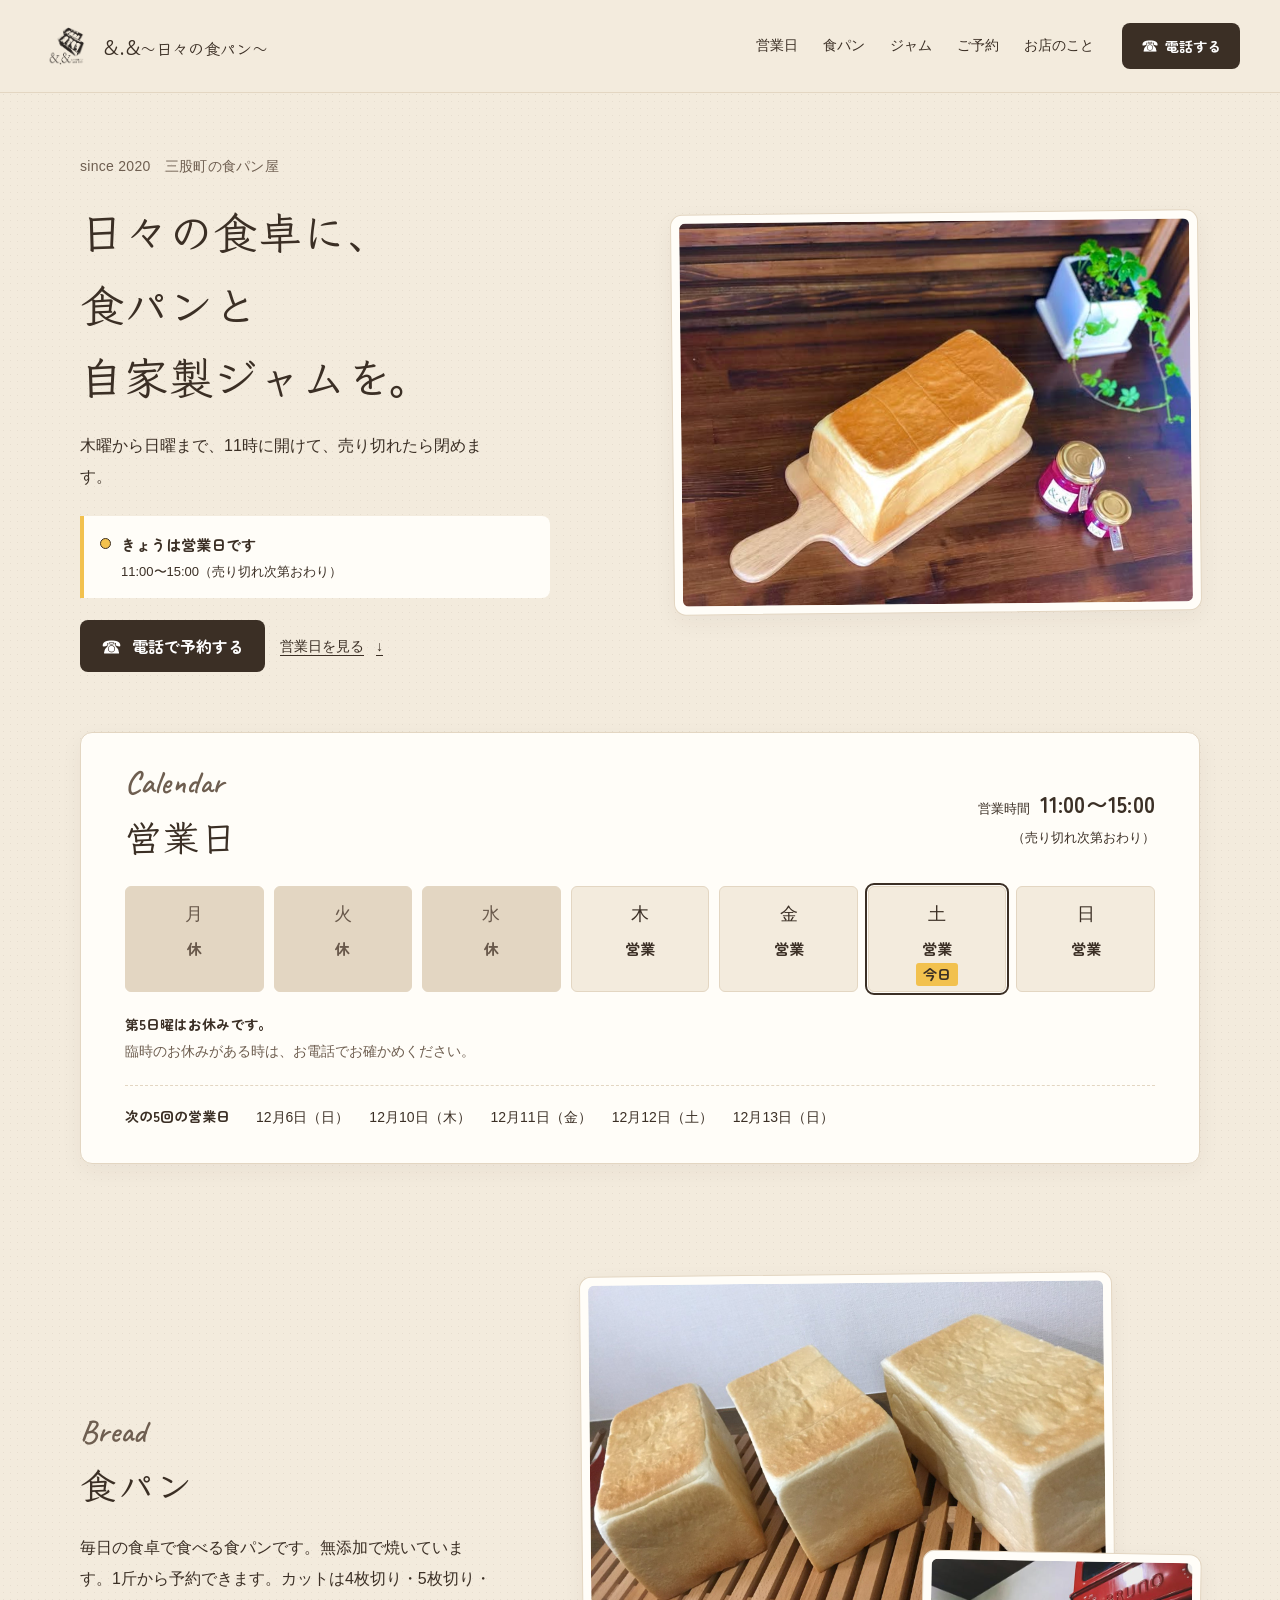
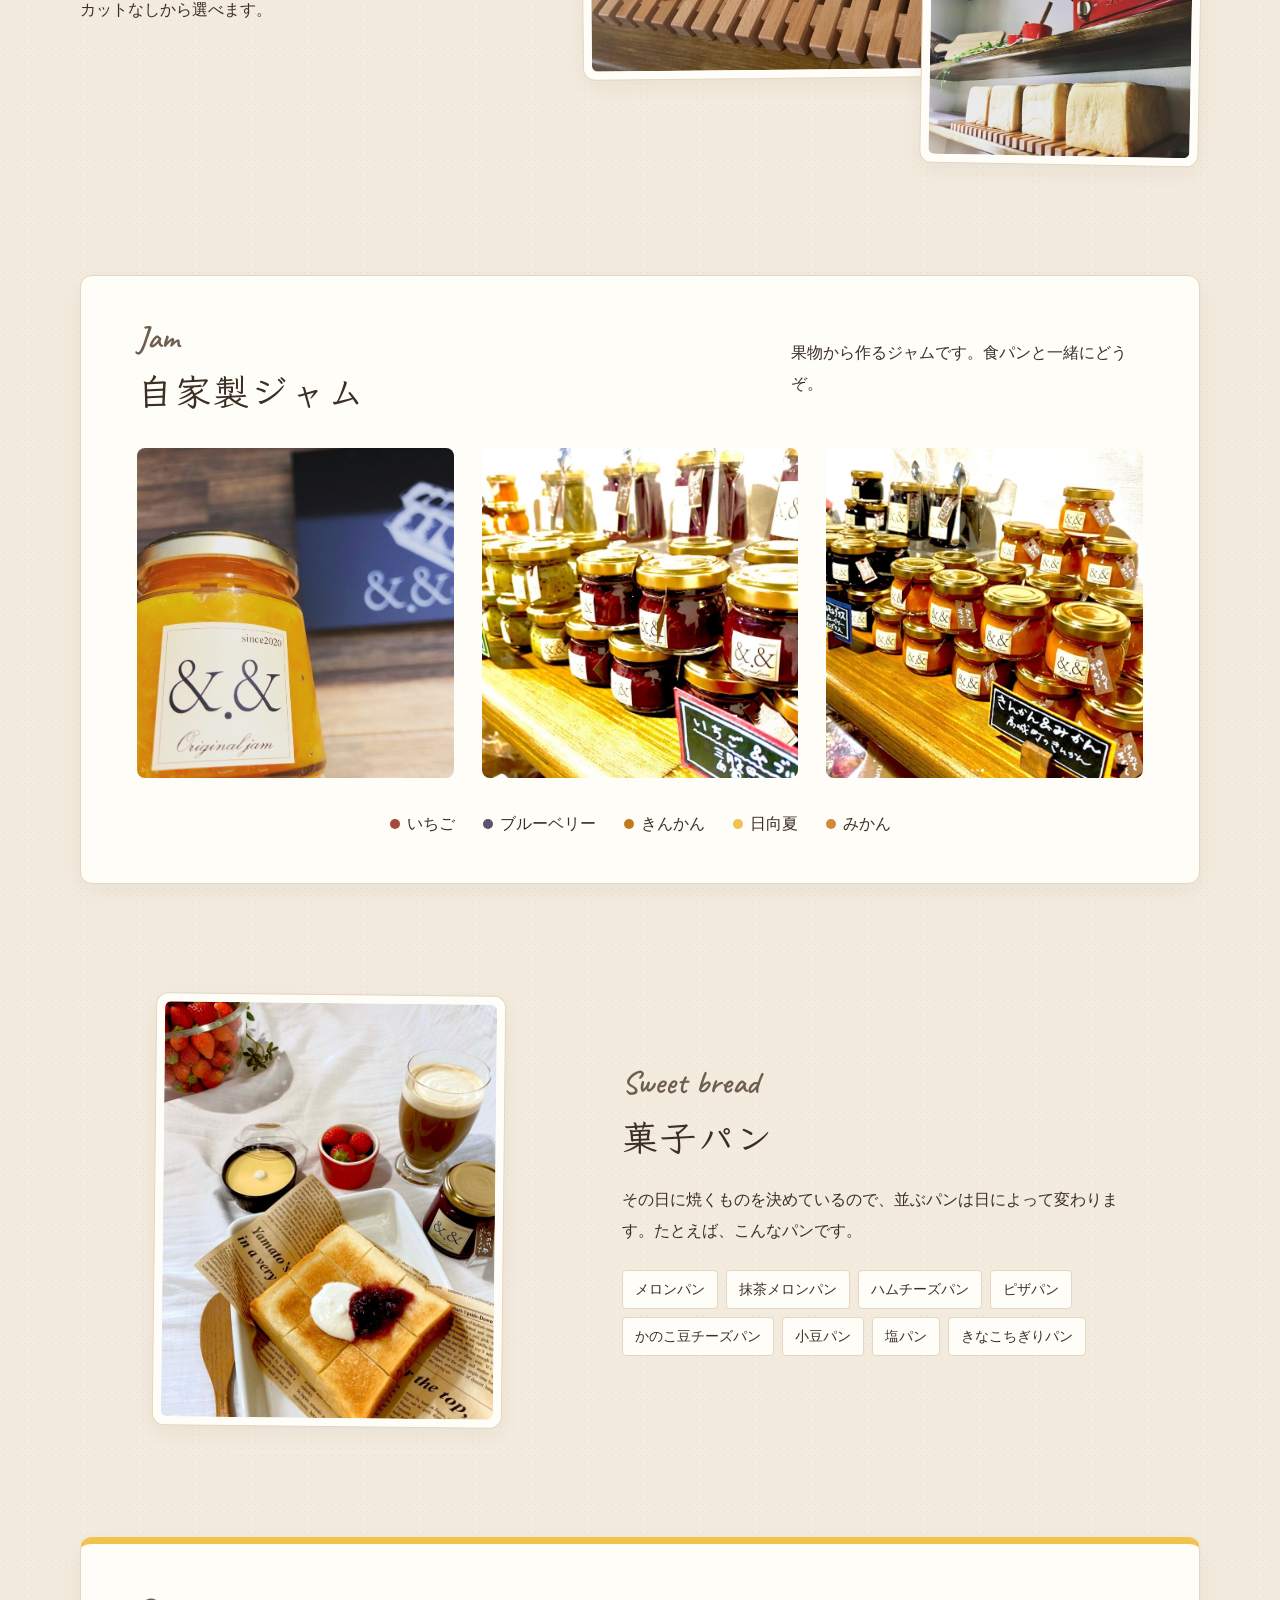
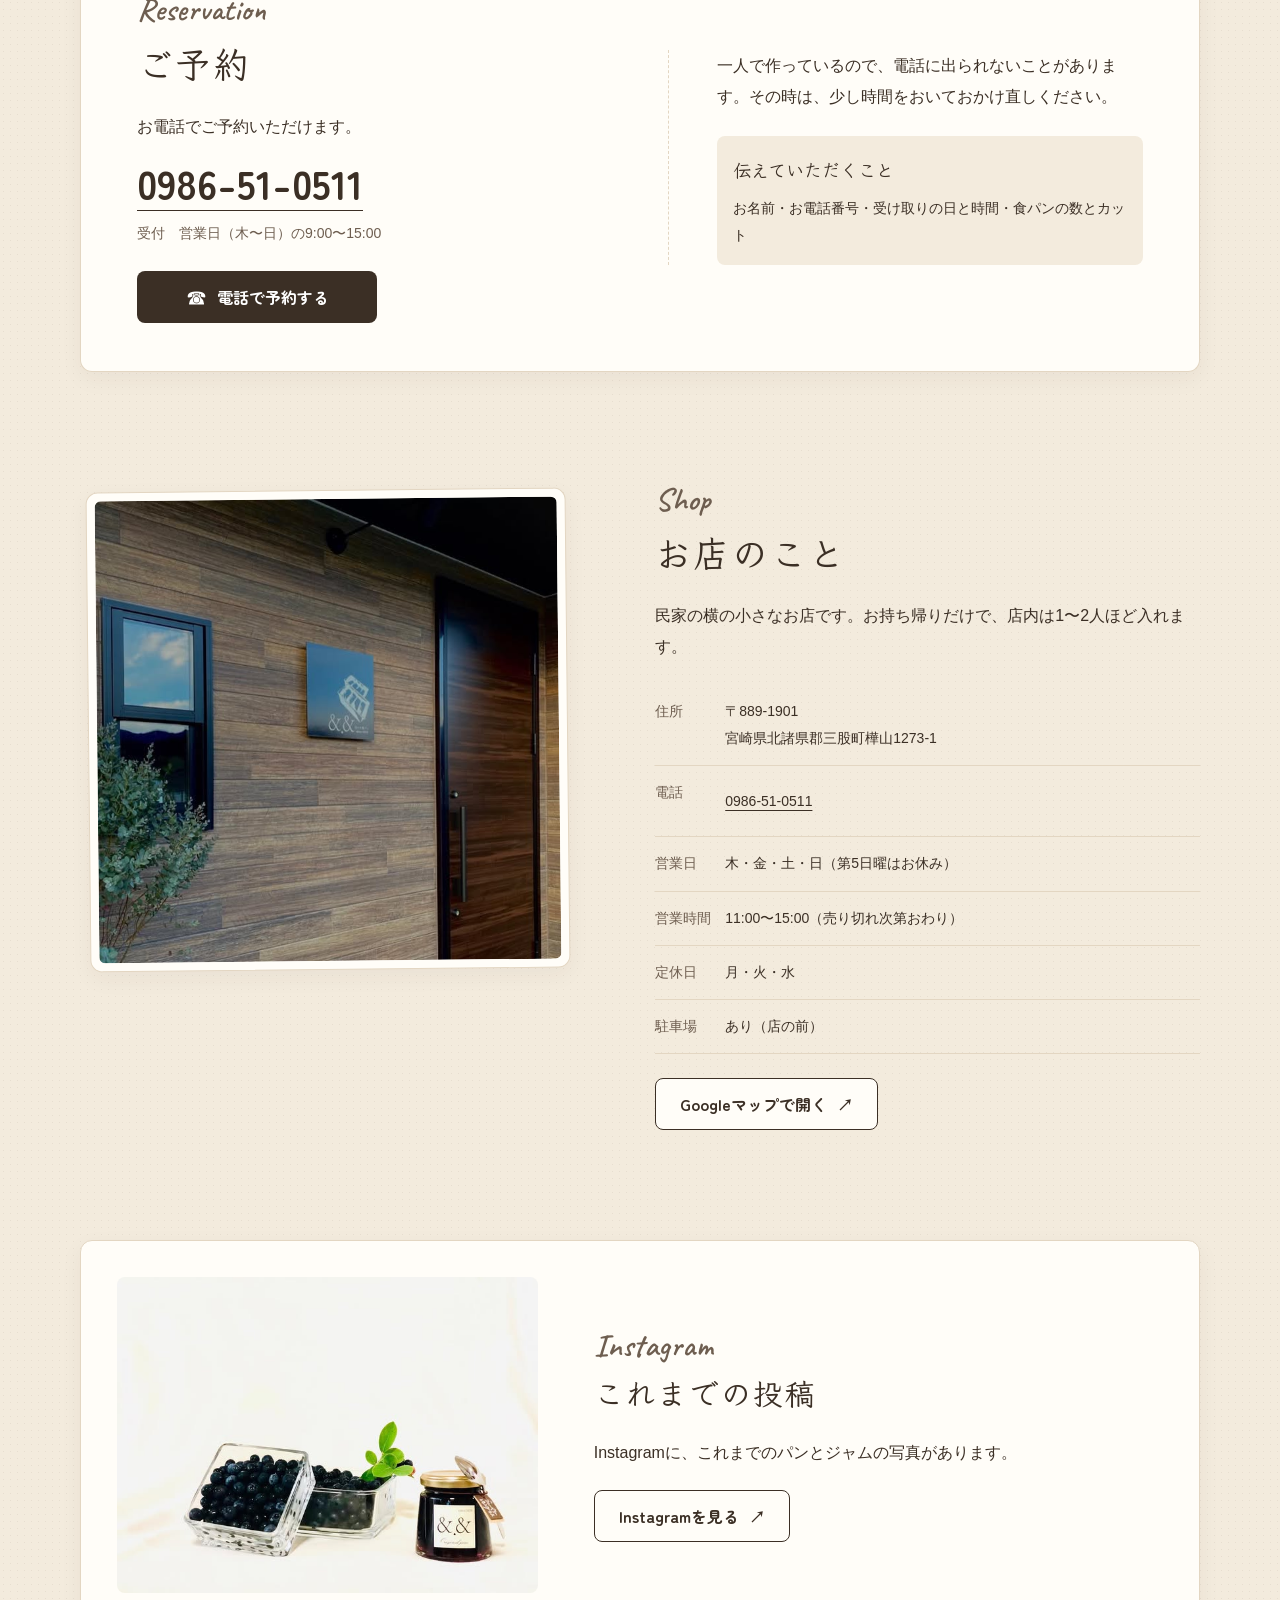
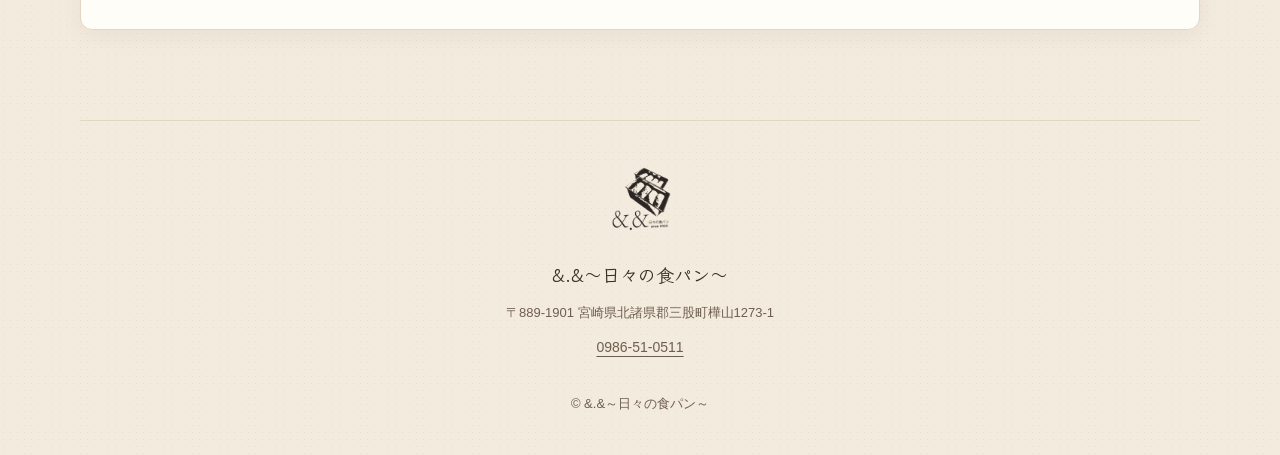
<file: v4/index.html>
<!DOCTYPE html>
<html lang="ja">
<head>
  <meta charset="utf-8">
  <meta name="viewport" content="width=device-width, initial-scale=1">
  <meta name="robots" content="noindex">
  <title>&amp;.&amp;～日々の食パン～｜三股町の食パンと自家製ジャム</title>
  <meta name="description" content="宮崎県三股町の食パンの店、&amp;.&amp;～日々の食パン～。無添加の食パンと自家製ジャム。木・金・土・日の11:00〜15:00、売り切れ次第おわり。第5日曜はお休みです。お電話でご予約いただけます。">
  <link rel="preconnect" href="https://fonts.googleapis.com">
  <link rel="preconnect" href="https://fonts.gstatic.com" crossorigin>
  <link href="https://fonts.googleapis.com/css2?family=Caveat:wght@600&amp;family=Klee+One:wght@600&amp;family=Zen+Maru+Gothic:wght@400;500;700&amp;display=swap" rel="stylesheet">
  <link rel="stylesheet" href="style.css">
  <script src="script.js" defer></script>
</head>
<body>
  <a class="skip-link" href="#main">本文へ</a>
  <header class="site-header">
    <div class="header-inner">
      <a class="brand" href="#top">
        <img src="assets/logo-alpha.png" width="936" height="936" alt="&amp;.&amp;～日々の食パン～">
        <span class="brand-name">&amp;.&amp;<span>～日々の食パン～</span></span>
      </a>
      <nav class="main-nav" aria-label="ページ内のご案内">
        <a href="#calendar">営業日</a>
        <a href="#bread">食パン</a>
        <a href="#jam">ジャム</a>
        <a href="#reserve">ご予約</a>
        <a href="#access">お店のこと</a>
      </nav>
      <a class="button button-phone header-phone" href="tel:0986510511"><span aria-hidden="true">☎</span>電話する</a>
    </div>
  </header>

  <main id="main">
    <section class="hero container" id="top" aria-labelledby="hero-title">
      <figure class="hero-photo photo-paper">
        <img src="assets/board.jpg" width="640" height="480" alt="まな板の上の食パンと自家製ジャム" fetchpriority="high">
      </figure>
      <div class="hero-copy">
        <p class="hero-kicker">since 2020　三股町の食パン屋</p>
        <h1 id="hero-title">日々の食卓に、<br>食パンと<br class="desktop-break">自家製ジャムを。</h1>
        <p class="hero-description">木曜から日曜まで、11時に開けて、売り切れたら閉めます。</p>
        <div class="day-status" data-status role="status" aria-live="polite">
          <span class="status-dot" aria-hidden="true"></span>
          <p><strong data-status-title>営業日 木・金・土・日（第5日曜はお休み）11:00〜15:00</strong><span data-status-detail></span></p>
        </div>
        <div class="hero-actions">
          <a class="button button-phone" href="tel:0986510511"><span aria-hidden="true">☎</span>電話で予約する</a>
          <a class="text-link" href="#calendar">営業日を見る<span aria-hidden="true">↓</span></a>
        </div>
      </div>
    </section>

    <section class="calendar-section container" id="calendar" aria-labelledby="calendar-title">
      <div class="calendar-card paper">
        <div class="calendar-heading">
          <div class="section-heading">
            <p class="eyebrow">Calendar</p>
            <h2 id="calendar-title">営業日</h2>
          </div>
          <p class="calendar-hours"><span>営業時間</span><strong>11:00〜15:00</strong><span>（売り切れ次第おわり）</span></p>
        </div>
        <ol class="week" aria-label="月曜から日曜までの営業日" role="list">
          <li class="day-off" data-weekday="1"><span class="weekday">月</span><span class="day-label">休</span><span class="today-mark" aria-hidden="true">今日</span></li>
          <li class="day-off" data-weekday="2"><span class="weekday">火</span><span class="day-label">休</span><span class="today-mark" aria-hidden="true">今日</span></li>
          <li class="day-off" data-weekday="3"><span class="weekday">水</span><span class="day-label">休</span><span class="today-mark" aria-hidden="true">今日</span></li>
          <li data-weekday="4"><span class="weekday">木</span><span class="day-label">営業</span><span class="today-mark" aria-hidden="true">今日</span></li>
          <li data-weekday="5"><span class="weekday">金</span><span class="day-label">営業</span><span class="today-mark" aria-hidden="true">今日</span></li>
          <li data-weekday="6"><span class="weekday">土</span><span class="day-label">営業</span><span class="today-mark" aria-hidden="true">今日</span></li>
          <li data-weekday="0"><span class="weekday">日</span><span class="day-label" data-sunday-label>営業</span><span class="today-mark" aria-hidden="true">今日</span></li>
        </ol>
        <div class="calendar-notes">
          <p>第5日曜はお休みです。</p>
          <p>臨時のお休みがある時は、お電話でお確かめください。</p>
        </div>
        <div class="upcoming" id="upcoming" data-upcoming hidden>
          <p>次の5回の営業日</p>
          <ol class="upcoming-dates" data-open-days role="list"></ol>
        </div>
      </div>
    </section>

    <section class="bread-section container section-space" id="bread" aria-labelledby="bread-title">
      <div class="bread-copy">
        <div class="section-heading"><p class="eyebrow">Bread</p><h2 id="bread-title">食パン</h2></div>
        <p>毎日の食卓で食べる食パンです。無添加で焼いています。1斤から予約できます。カットは4枚切り・5枚切り・カットなしから選べます。</p>
      </div>
      <div class="bread-photos">
        <figure class="loaves-photo photo-paper"><img src="assets/loaves.jpg" width="1600" height="1200" alt="焼き上がった食パン3斤" loading="lazy"></figure>
        <figure class="shelf-photo photo-paper"><img src="assets/shelf.jpg" width="640" height="480" alt="棚に並んだ食パン" loading="lazy"></figure>
      </div>
    </section>

    <section class="jam-section container section-space" id="jam" aria-labelledby="jam-title">
      <div class="jam-card paper">
        <div class="jam-intro">
          <div class="section-heading"><p class="eyebrow">Jam</p><h2 id="jam-title">自家製ジャム</h2></div>
          <p>果物から作るジャムです。食パンと一緒にどうぞ。</p>
        </div>
        <div class="jam-photos">
          <figure><img src="assets/jam-jar.jpg" width="1108" height="831" alt="自家製きんかんジャムの瓶" loading="lazy"></figure>
          <figure><img src="assets/jam-red.webp" width="758" height="840" alt="店頭に並ぶ赤い果物のジャム" loading="lazy"></figure>
          <figure><img src="assets/jam-orange.webp" width="807" height="816" alt="店頭に並ぶオレンジ色のジャム" loading="lazy"></figure>
        </div>
        <ul class="flavor-list" aria-label="ジャムの種類" role="list">
          <li><span class="flavor-dot strawberry" aria-hidden="true"></span>いちご</li>
          <li><span class="flavor-dot blueberry" aria-hidden="true"></span>ブルーベリー</li>
          <li><span class="flavor-dot kumquat" aria-hidden="true"></span>きんかん</li>
          <li><span class="flavor-dot hyuganatsu" aria-hidden="true"></span>日向夏</li>
          <li><span class="flavor-dot orange" aria-hidden="true"></span>みかん</li>
        </ul>
      </div>
    </section>

    <section class="sweets-section container section-space" id="sweets" aria-labelledby="sweets-title">
      <div class="sweets-copy">
        <div class="section-heading"><p class="eyebrow">Sweet bread</p><h2 id="sweets-title">菓子パン</h2></div>
        <p>その日に焼くものを決めているので、並ぶパンは日によって変わります。たとえば、こんなパンです。</p>
        <ul class="bread-tags" aria-label="菓子パンの例" role="list">
          <li>メロンパン</li><li>抹茶メロンパン</li><li>ハムチーズパン</li><li>ピザパン</li><li>かのこ豆チーズパン</li><li>小豆パン</li><li>塩パン</li><li>きなこちぎりパン</li>
        </ul>
      </div>
      <figure class="breakfast-photo photo-paper"><img src="assets/breakfast.jpg" width="1440" height="1800" alt="ジャムをのせたトーストの朝食" loading="lazy"></figure>
    </section>

    <section class="reserve-section container section-space" id="reserve" aria-labelledby="reserve-title">
      <div class="reserve-card paper">
        <div class="reservation-contact">
          <div class="section-heading"><p class="eyebrow">Reservation</p><h2 id="reserve-title">ご予約</h2></div>
          <p>お電話でご予約いただけます。</p>
          <a class="phone-number" href="tel:0986510511">0986-51-0511</a>
          <p class="reception">受付　営業日（木〜日）の9:00〜15:00</p>
          <a class="button button-phone" href="tel:0986510511"><span aria-hidden="true">☎</span>電話で予約する</a>
        </div>
        <div class="reservation-guide">
          <p>一人で作っているので、電話に出られないことがあります。その時は、少し時間をおいておかけ直しください。</p>
          <div class="reservation-note">
            <h3>伝えていただくこと</h3>
            <p>お名前・お電話番号・受け取りの日と時間・食パンの数とカット</p>
          </div>
        </div>
      </div>
    </section>

    <section class="access-section container section-space" id="access" aria-labelledby="access-title">
      <div class="access-heading section-heading"><p class="eyebrow">Shop</p><h2 id="access-title">お店のこと</h2></div>
      <figure class="exterior-photo photo-paper"><img src="assets/exterior.jpg" width="640" height="640" alt="木目の壁とロゴの看板があるお店の外観" loading="lazy"></figure>
      <div class="access-copy">
        <p>民家の横の小さなお店です。お持ち帰りだけで、店内は1〜2人ほど入れます。</p>
        <dl class="shop-info">
          <div><dt>住所</dt><dd>〒889-1901<br>宮崎県北諸県郡三股町樺山1273-1</dd></div>
          <div><dt>電話</dt><dd><a href="tel:0986510511">0986-51-0511</a></dd></div>
          <div><dt>営業日</dt><dd>木・金・土・日（第5日曜はお休み）</dd></div>
          <div><dt>営業時間</dt><dd>11:00〜15:00（売り切れ次第おわり）</dd></div>
          <div><dt>定休日</dt><dd>月・火・水</dd></div>
          <div><dt>駐車場</dt><dd>あり（店の前）</dd></div>
        </dl>
        <a class="button button-outline" href="https://www.google.com/maps/search/?api=1&amp;query=%E5%AE%AE%E5%B4%8E%E7%9C%8C%E5%8C%97%E8%AB%B8%E7%9C%8C%E9%83%A1%E4%B8%89%E8%82%A1%E7%94%BA%E6%A8%BA%E5%B1%B11273-1">Googleマップで開く<span aria-hidden="true">↗</span></a>
      </div>
    </section>

    <section class="instagram-section container section-space" id="instagram" aria-labelledby="instagram-title">
      <div class="instagram-card paper">
        <figure class="blueberry-photo"><img src="assets/blueberry.jpg" width="640" height="480" alt="ブルーベリーと自家製ジャム" loading="lazy"></figure>
        <div class="instagram-copy">
          <div class="section-heading"><p class="eyebrow">Instagram</p><h2 id="instagram-title">これまでの投稿</h2></div>
          <p>Instagramに、これまでのパンとジャムの写真があります。</p>
          <a class="button button-outline" href="https://www.instagram.com/and.and_hibinosyokupan/">Instagramを見る<span aria-hidden="true">↗</span></a>
        </div>
      </div>
    </section>
  </main>

  <footer class="site-footer container">
    <img src="assets/logo-alpha.png" width="936" height="936" alt="&amp;.&amp;～日々の食パン～" loading="lazy">
    <p class="footer-name">&amp;.&amp;～日々の食パン～</p>
    <p>〒889-1901 宮崎県北諸県郡三股町樺山1273-1</p>
    <a class="footer-phone" href="tel:0986510511">0986-51-0511</a>
    <p class="copyright">© &amp;.&amp;～日々の食パン～</p>
  </footer>

  <div class="mobile-phone-bar"><a class="button button-phone" href="tel:0986510511"><span aria-hidden="true">☎</span>電話で予約する</a></div>
</body>
</html>
</file>
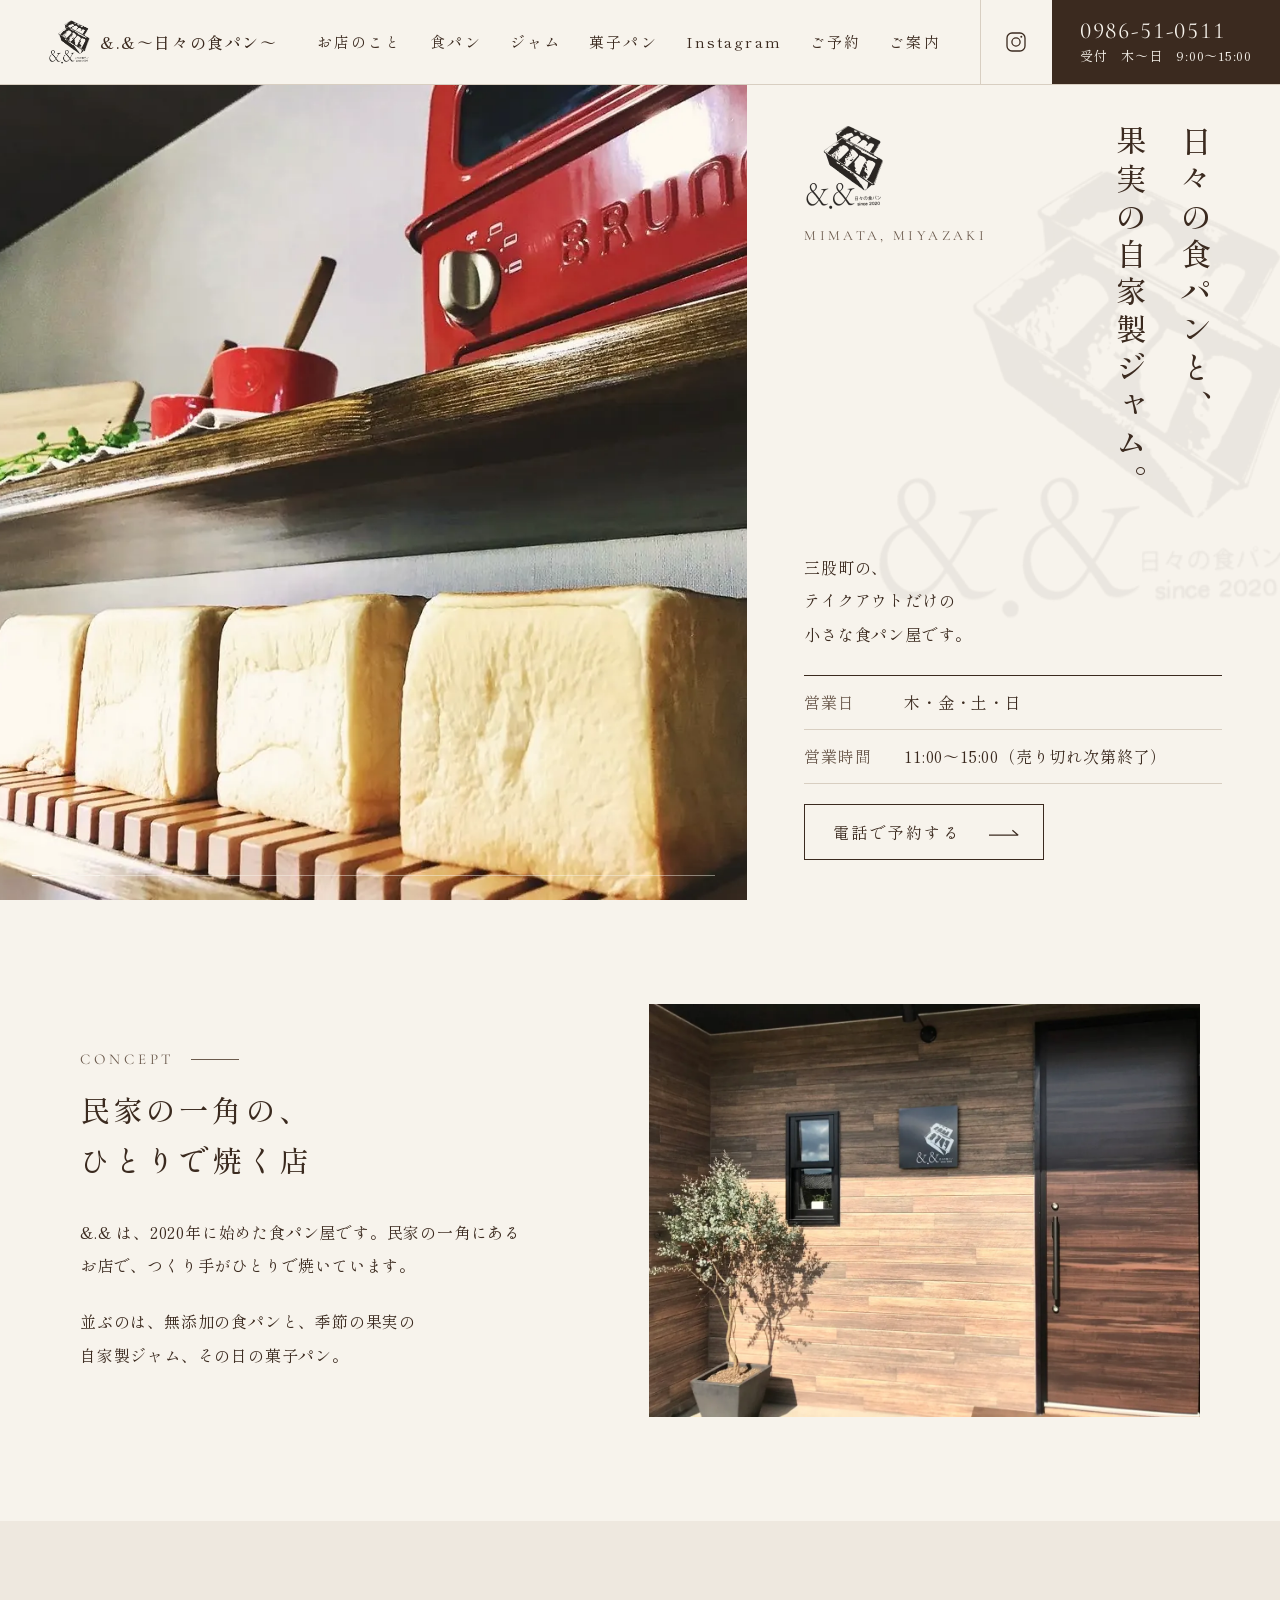
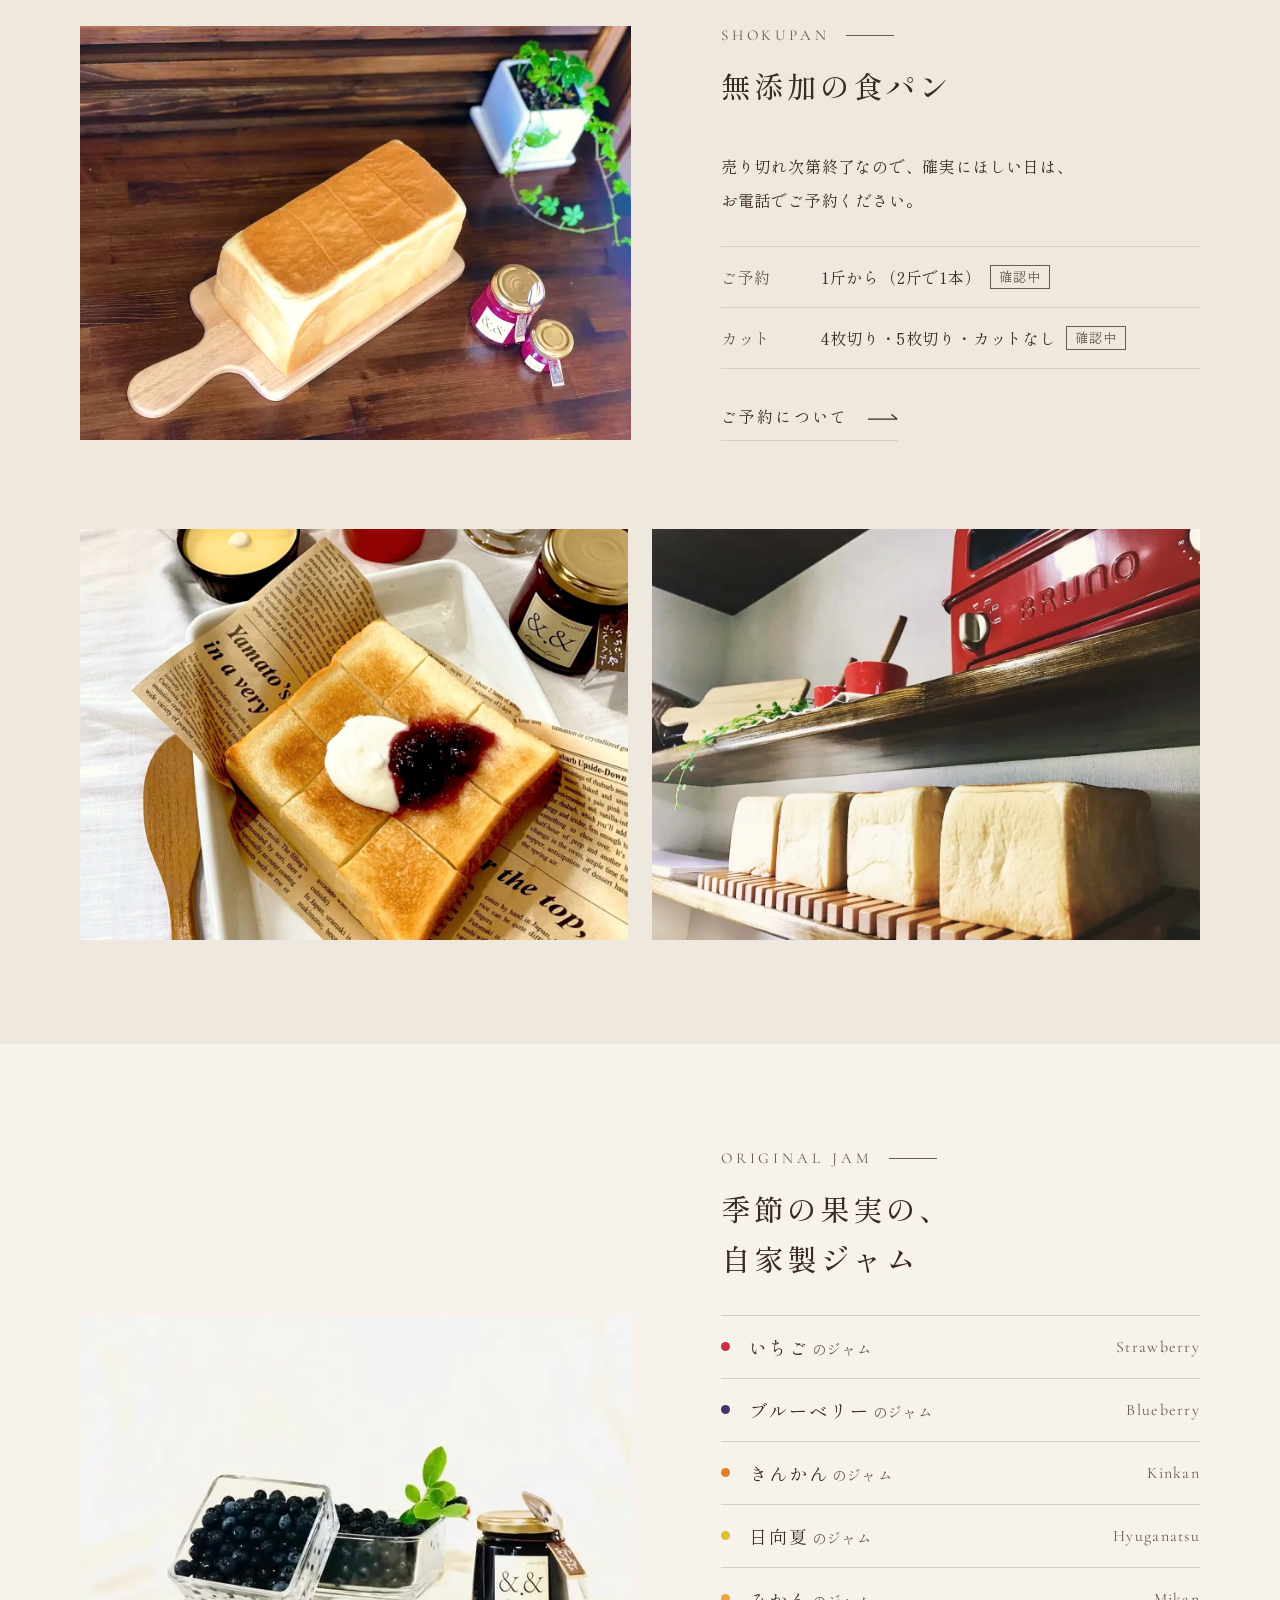
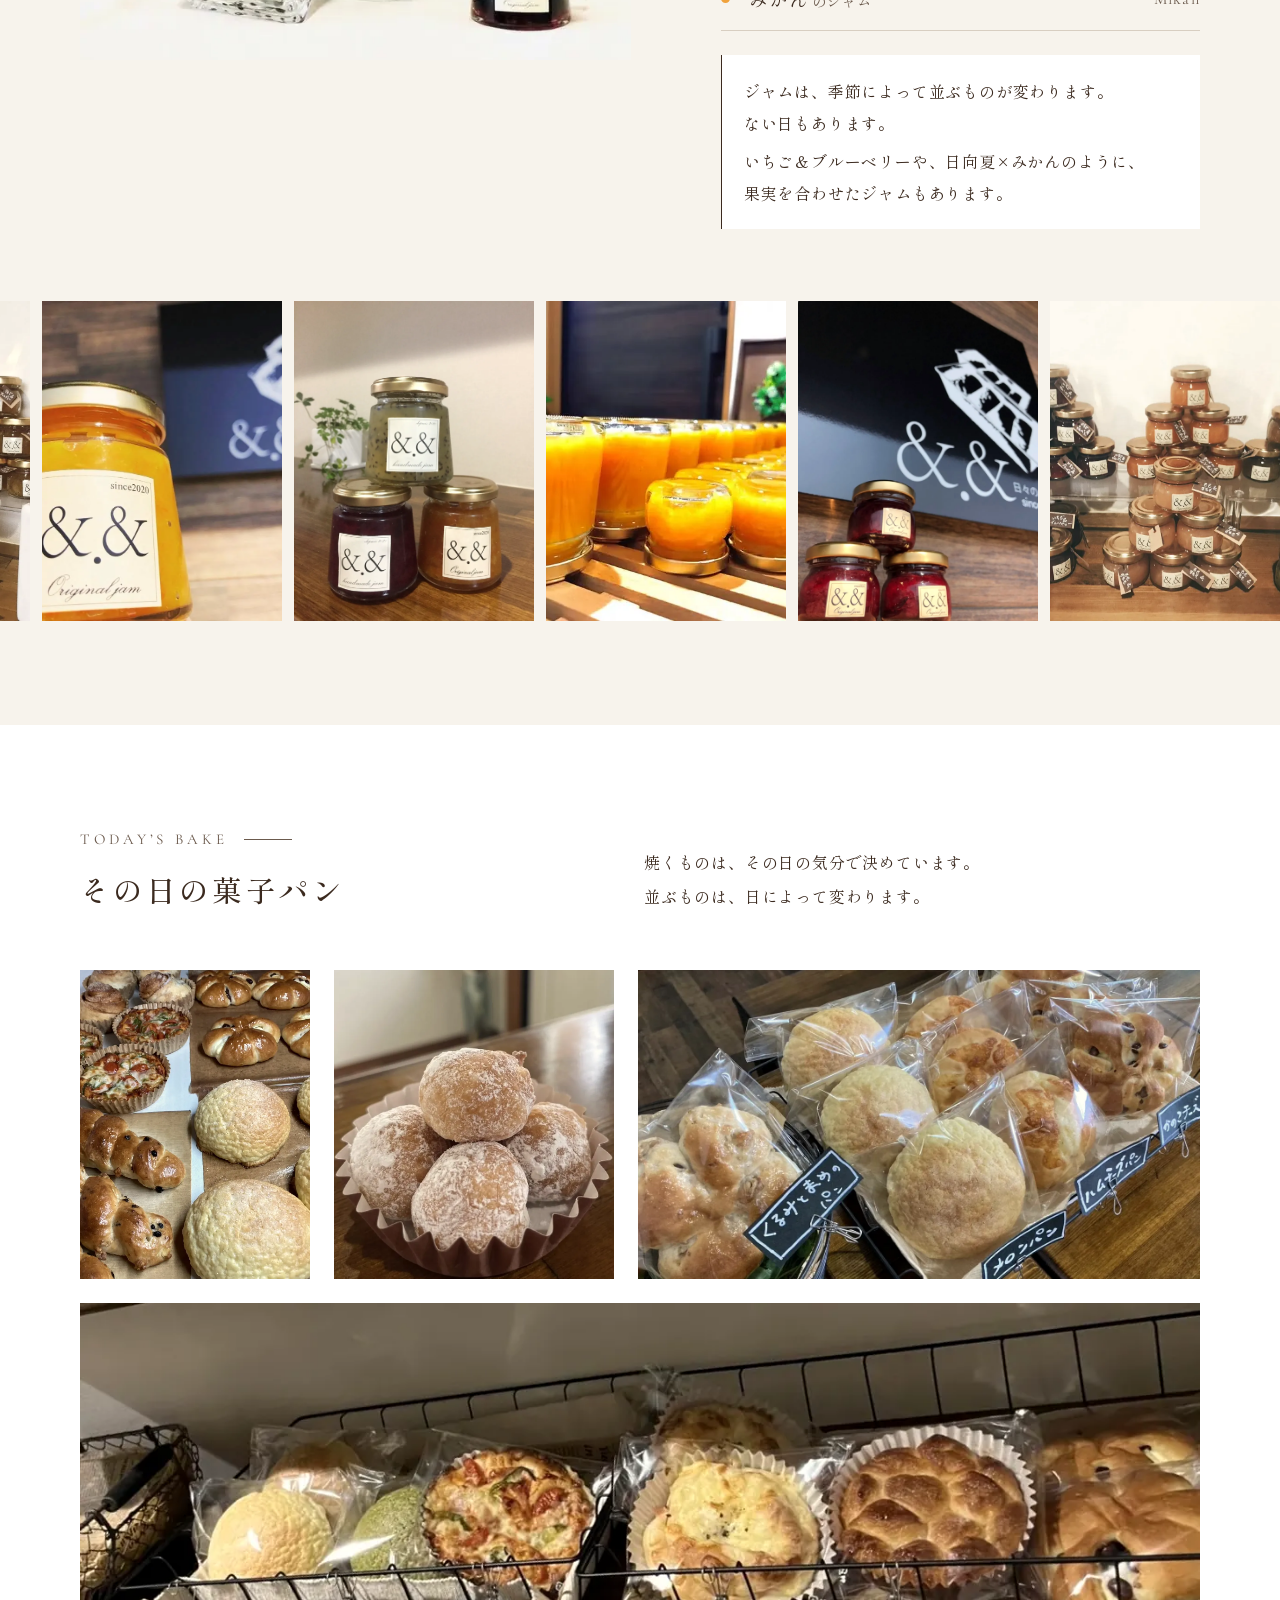
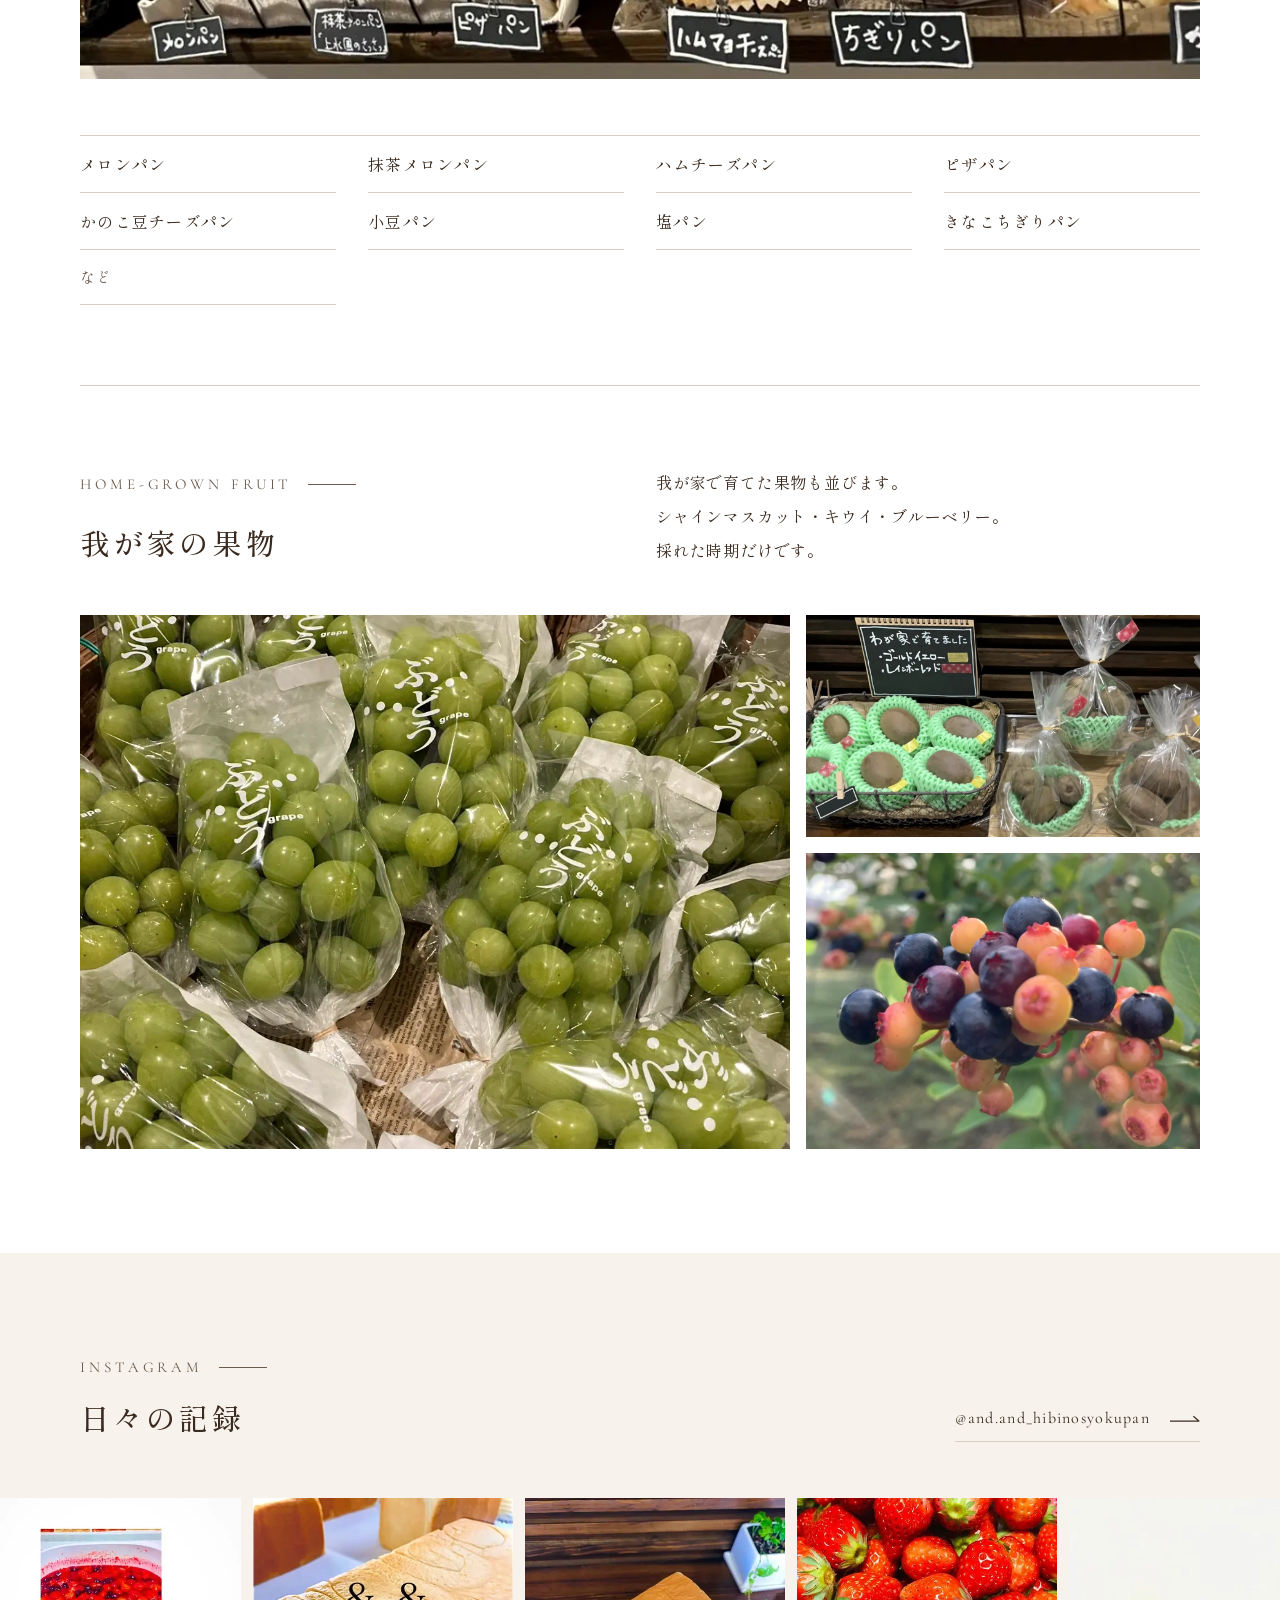
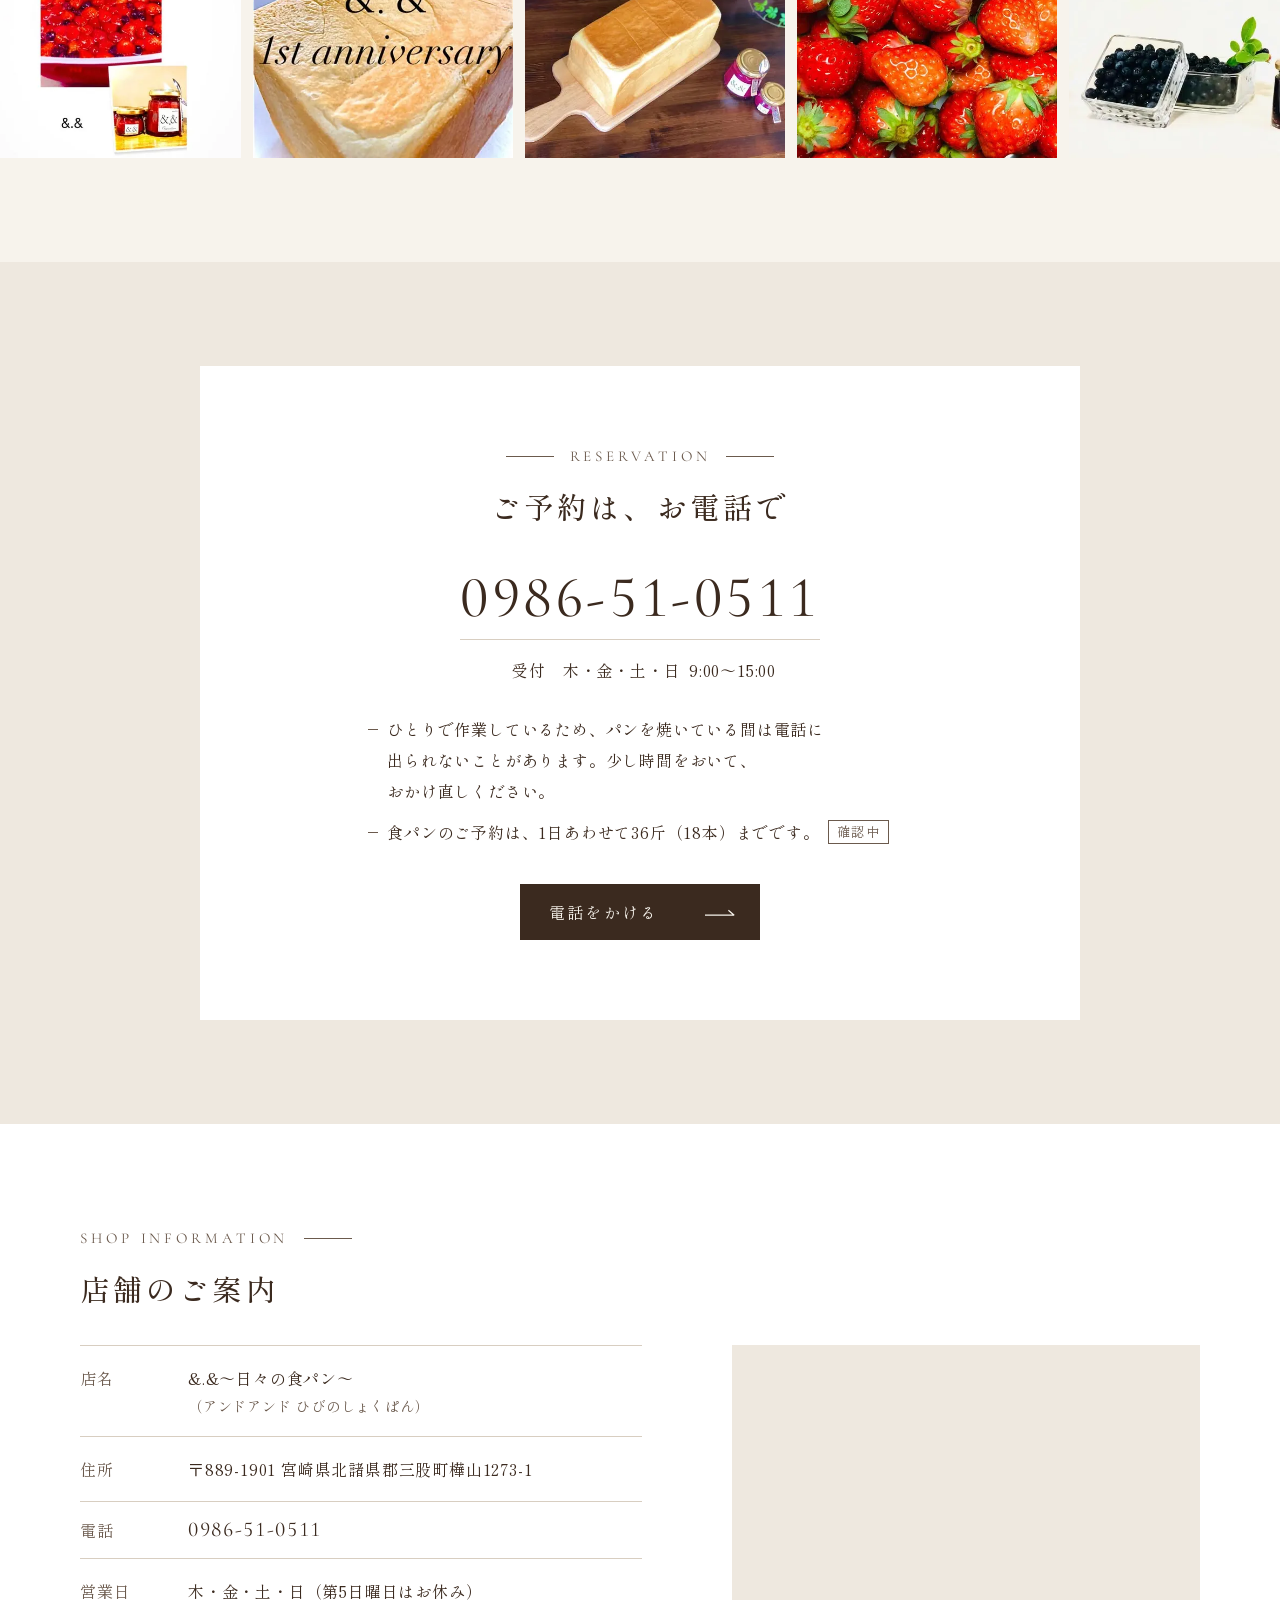
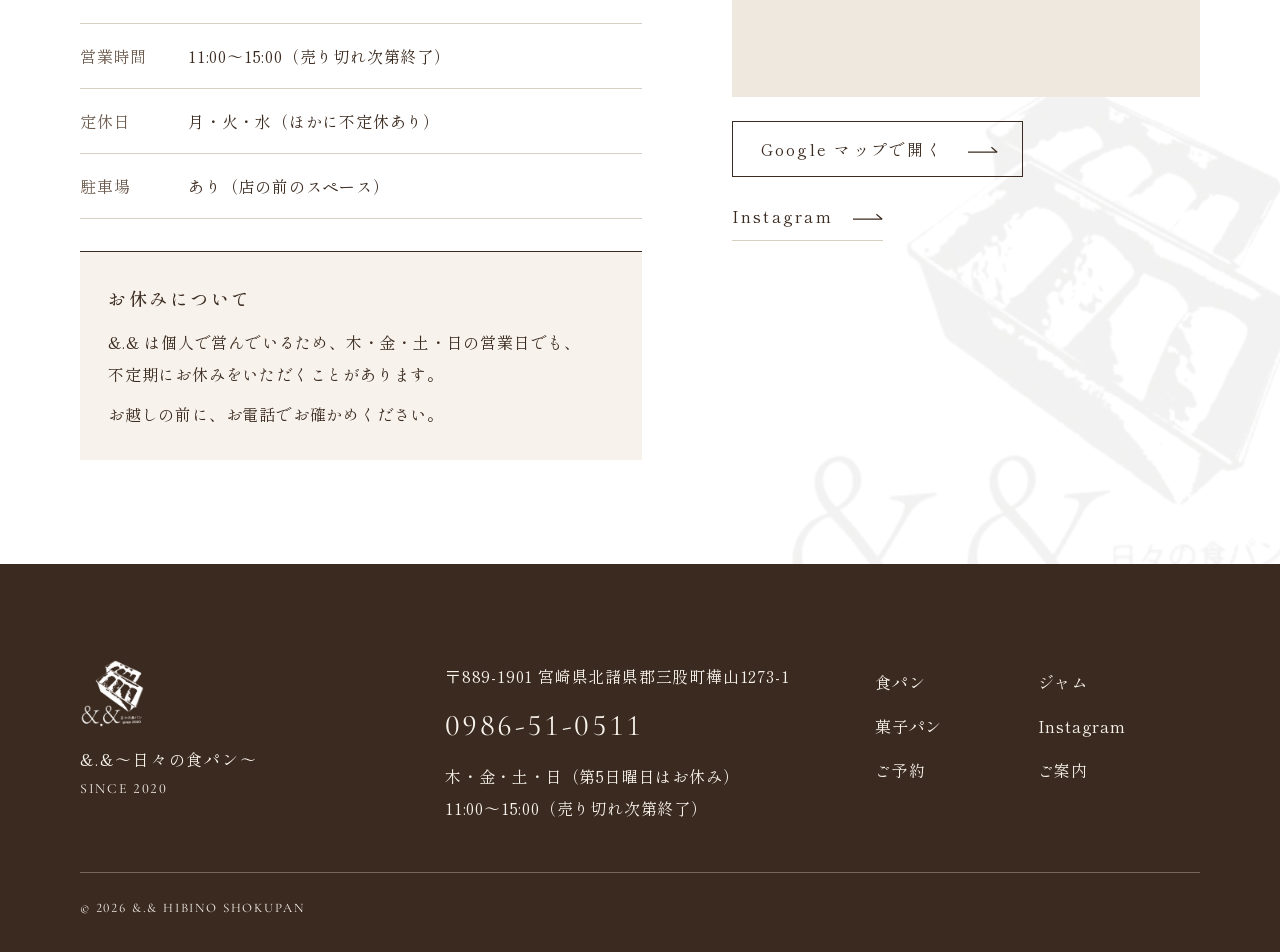
<file: v5/index.html>
<!doctype html>
<html lang="ja">
<head>
  <meta charset="utf-8">
  <meta name="viewport" content="width=device-width, initial-scale=1">
  <meta name="robots" content="noindex, nofollow">
  <meta name="theme-color" content="#F7F3EC">
  <meta name="description" content="三股町の、テイクアウトだけの小さな食パン屋です。無添加の食パンと、季節の果実の自家製ジャム。木・金・土・日 11:00〜15:00（売り切れ次第終了）。ご予約はお電話で。">
  <title>&amp;.&amp;～日々の食パン～｜食パンと、果実の自家製ジャム</title>
  <link rel="icon" href="assets/logo-alpha.webp" type="image/webp">
  <link rel="preconnect" href="https://fonts.googleapis.com">
  <link rel="preconnect" href="https://fonts.gstatic.com" crossorigin>
  <link href="https://fonts.googleapis.com/css2?family=Cormorant+Garamond:wght@400;500&amp;family=Shippori+Mincho:wght@400;500;600&amp;display=swap" rel="stylesheet">
  <link rel="stylesheet" href="style.css?v=20261115n">
  <script src="script.js?v=20261115n" defer></script>
</head>
<body>
  <header class="site-header">
    <div class="site-header__bar">
      <a class="brand" href="#top" aria-label="&amp;.&amp;～日々の食パン～ 最初へ">
        <img src="assets/logo-alpha.webp" width="320" height="339" alt="&amp;.&amp; のロゴ">
        <span class="brand__name">&amp;.&amp;～日々の食パン～</span>
      </a>
      <nav id="main-nav" class="main-nav" aria-label="もくじ">
        <a class="main-nav__wide" href="#about">お店のこと</a><a href="#shokupan">食パン</a><a href="#jam">ジャム</a><a href="#sweets">菓子パン</a><a class="main-nav__wide" href="#instagram">Instagram</a><a href="#reserve">ご予約</a><a href="#info">ご案内</a>
      </nav>
      <a class="header-ig" href="https://www.instagram.com/and.and_hibinosyokupan/" target="_blank" rel="noopener" aria-label="Instagram（新しいタブで開きます）">
        <svg viewBox="0 0 24 24" width="22" height="22" aria-hidden="true"><rect x="3" y="3" width="18" height="18" rx="5" fill="none" stroke="currentColor" stroke-width="1.3"/><circle cx="12" cy="12" r="4.1" fill="none" stroke="currentColor" stroke-width="1.3"/><circle cx="17.3" cy="6.7" r="1" fill="currentColor"/></svg>
      </a>
      <a class="header-tel" href="tel:0986510511" aria-label="電話をかける 0986-51-0511">
        <span class="header-tel__label latin">TEL</span>
        <span class="header-tel__number latin">0986-51-0511</span>
        <span class="header-tel__hours">受付　木〜日　9:00〜15:00</span>
      </a>
    </div>
  </header>

  <main>
    <section id="top" class="hero" aria-labelledby="hero-title">
      <div class="hero__slides" role="region" aria-roledescription="carousel" aria-label="お店の写真（自動で切り替わります）">
        <figure class="hero__slide is-active" data-slide="shelf"><img src="assets/shelf.webp" width="1280" height="960" alt="木の棚に並ぶ食パンと赤いオーブン" loading="eager" fetchpriority="high"></figure>
        <figure class="hero__slide" data-slide="loaves"><picture><source media="(min-width: 900px)" srcset="assets/loaves-pc.webp" width="1004" height="868"><img src="assets/loaves.webp" width="1280" height="813" alt="スノコの上に並ぶ食パン" loading="lazy"></picture></figure>
        <figure class="hero__slide" data-slide="breakfast-set"><img src="assets/breakfast-set.webp" width="1280" height="960" alt="ジャムをのせたトーストのある朝の食卓" loading="lazy"></figure>
        <figure class="hero__slide" data-slide="board-jam"><img src="assets/board-jam.webp" width="912" height="672" alt="木のボードにのせた食パンと、ジャムの瓶" loading="lazy"></figure>
        <figure class="hero__slide hero__slide--logo" data-slide="logo"><img src="assets/logo-alpha.webp" width="320" height="339" alt="&amp;.&amp; のロゴ" loading="lazy"></figure>
        <figure class="hero__slide" data-slide="exterior"><img src="assets/exterior.webp" width="1280" height="960" alt="木目の壁の店の入口とロゴの看板" loading="lazy"></figure>
        <figure class="hero__slide" data-slide="jam-stack"><img src="assets/jam-stack.webp" width="1280" height="960" alt="店頭に積まれた自家製ジャムの瓶" loading="lazy"></figure>
        <figure class="hero__slide" data-slide="sweets-2"><img src="assets/sweets-2.webp" width="1280" height="960" alt="袋に入って並ぶ菓子パン" loading="lazy"></figure>
        <figure class="hero__slide" data-slide="sign-night"><img src="assets/sign-night.webp" width="1000" height="750" alt="夜に照らされたロゴの看板" loading="lazy"></figure>
        <figure class="hero__slide" data-slide="framed"><img src="assets/framed.webp" width="1280" height="960" alt="壁に飾った食パンの写真" loading="lazy"></figure>
        <div class="hero__controls" hidden>
          <div class="hero__progress" aria-hidden="true"><span></span></div>
        </div>
      </div>
      <div class="hero__panel">
        <div class="hero__mark">
          <img src="assets/logo-alpha.webp" width="320" height="339" alt="&amp;.&amp; のロゴ" loading="eager">
          <p class="hero__eyebrow latin">MIMATA, MIYAZAKI</p>
        </div>
        <h1 id="hero-title" class="hero__title"><span>日々の食パンと、</span><span>果実の自家製ジャム。</span></h1>
        <p class="hero__lead"><span class="phrase">三股町の、</span><br><span class="phrase">テイクアウト</span><span class="phrase">だけの</span><br><span class="phrase">小さな</span><span class="phrase">食パン屋です。</span></p>
        <div class="hero__foot">
          <dl class="hero__hours">
            <div><dt>営業日</dt><dd>木・金・土・日</dd></div>
            <div><dt>営業時間</dt><dd><span class="phrase">11:00〜15:00</span><span class="phrase">（売り切れ次第終了）</span></dd></div>
          </dl>
          <a class="button hero__button" href="tel:0986510511">電話で予約する<span class="arrow" aria-hidden="true"></span></a>
        </div>
      </div>
    </section>

    <section id="about" class="about section" aria-labelledby="about-title">
      <div class="container split">
        <div class="split__text">
          <div class="heading"><p class="heading__en latin">Concept</p><h2 id="about-title">民家の一角の、<br>ひとりで焼く店</h2></div>
          <p class="body-copy"><span class="phrase">&amp;.&amp; は、</span><span class="phrase">2020年に</span><span class="phrase">始めた</span><span class="phrase">食パン屋です。</span><span class="phrase">民家の一角にある</span><span class="phrase">お店で、</span><span class="phrase">つくり手が</span><span class="phrase">ひとりで</span><span class="phrase">焼いています。</span></p>
          <p class="body-copy"><span class="phrase">並ぶのは、</span><span class="phrase">無添加の食パンと、</span><span class="phrase">季節の果実の</span><span class="phrase">自家製ジャム、</span><span class="phrase">その日の菓子パン。</span></p>
        </div>
        <figure class="split__photo"><img src="assets/exterior.webp" width="1280" height="960" alt="木目の壁の店の入口とロゴの看板" loading="lazy"></figure>
      </div>
    </section>

    <section id="shokupan" class="shokupan section section--band" aria-labelledby="bread-title">
      <div class="container shokupan__grid">
        <figure class="shokupan__photo"><img src="assets/board-jam.webp" width="912" height="672" alt="木のボードにのせた食パンと、ジャムの瓶" loading="lazy"></figure>
        <div class="shokupan__body">
          <div class="heading"><p class="heading__en latin">Shokupan</p><h2 id="bread-title">無添加の食パン</h2></div>
          <div>
            <p class="body-copy"><span class="phrase">売り切れ次第</span><span class="phrase">終了なので、</span><span class="phrase">確実に</span><span class="phrase">ほしい日は、</span><span class="phrase">お電話で</span><span class="phrase">ご予約ください。</span></p>
            <dl class="spec">
              <div><dt>ご予約</dt><dd><span class="phrase">1斤から</span><span class="phrase">（2斤で1本）</span> <span class="tbc">確認中</span></dd></div>
              <div><dt>カット</dt><dd><span class="phrase">4枚切り・</span><span class="phrase">5枚切り・</span><span class="phrase">カットなし</span> <span class="tbc">確認中</span></dd></div>
            </dl>
            <a class="more-link" href="#reserve">ご予約について<span class="arrow" aria-hidden="true"></span></a>
          </div>
        </div>
      </div>
      <div class="container photo-row photo-row--two">
        <figure><img src="assets/breakfast-set.webp" width="1280" height="960" alt="ジャムをのせたトーストのある朝の食卓" loading="lazy"></figure>
        <figure><img src="assets/shelf.webp" width="1280" height="960" alt="木の棚に並ぶ食パンと赤いオーブン" loading="lazy"></figure>
      </div>
    </section>

    <section id="jam" class="jam section" aria-labelledby="jam-title">
      <div class="container split split--photo-first">
        <figure class="split__photo"><img src="assets/blueberry-jam.webp" width="640" height="480" alt="ガラスの器のブルーベリーと、ジャムの瓶" loading="lazy"></figure>
        <div class="split__text">
          <div class="heading"><p class="heading__en latin">Original jam</p><h2 id="jam-title">季節の果実の、<br>自家製ジャム</h2></div>
          <ul class="jam-list">
            <li><span class="jam-list__dot" style="--dot:var(--strawberry)"></span><span class="jam-list__name">いちご<small>のジャム</small></span><span class="jam-list__en latin">Strawberry</span></li>
            <li><span class="jam-list__dot" style="--dot:var(--blueberry)"></span><span class="jam-list__name">ブルーベリー<small>のジャム</small></span><span class="jam-list__en latin">Blueberry</span></li>
            <li><span class="jam-list__dot" style="--dot:var(--kinkan)"></span><span class="jam-list__name">きんかん<small>のジャム</small></span><span class="jam-list__en latin">Kinkan</span></li>
            <li><span class="jam-list__dot" style="--dot:var(--hyuganatsu)"></span><span class="jam-list__name">日向夏<small>のジャム</small></span><span class="jam-list__en latin">Hyuganatsu</span></li>
            <li><span class="jam-list__dot" style="--dot:var(--mikan)"></span><span class="jam-list__name">みかん<small>のジャム</small></span><span class="jam-list__en latin">Mikan</span></li>
          </ul>
          <div class="jam__note">
            <p><span class="phrase">ジャムは、</span><span class="phrase">季節によって</span><span class="phrase">並ぶものが</span><span class="phrase">変わります。</span><span class="phrase">ない日も</span><span class="phrase">あります。</span></p>
            <p><span class="phrase">いちご＆ブルーベリーや、</span><span class="phrase">日向夏×みかんのように、</span><span class="phrase">果実を合わせた</span><span class="phrase">ジャムもあります。</span></p>
          </div>
        </div>
      </div>
      <div class="marquee jam-marquee" role="region" aria-label="ジャムの写真（自動で流れます）" tabindex="0">
        <ul class="marquee__track">
          <li><img src="assets/jam-stack.webp" width="1280" height="960" alt="店頭に積まれた自家製ジャムの瓶（斜めから）" loading="lazy"></li>
          <li><img src="assets/jam-orange.webp" width="1108" height="831" alt="黄色いジャムの瓶と紺の看板" loading="lazy"></li>
          <li><img src="assets/jam-trio.webp" width="1108" height="1477" alt="3つ重ねたジャムの瓶" loading="lazy"></li>
          <li><img src="assets/post-05.webp" width="640" height="479" alt="逆さに並べたジャムの瓶" loading="lazy"></li>
          <li><img src="assets/jam-red.webp" width="1108" height="1478" alt="赤いジャムの瓶と紺の看板" loading="lazy"></li>
          <li><img src="assets/jam-display.webp" width="1280" height="960" alt="店頭に積まれた自家製ジャムの瓶（正面から）" loading="lazy"></li>
          <li><img src="assets/post-02.webp" width="640" height="480" alt="キウイとレモングラスのジャムの瓶" loading="lazy"></li>
          <li><img src="assets/jam-red-sign.webp" width="1280" height="966" alt="赤いジャムの瓶3つと看板" loading="lazy"></li>
          <li><img src="assets/post-08.webp" width="512" height="640" alt="赤いジャム" loading="lazy"></li>
        </ul>
      </div>
    </section>

    <section id="sweets" class="sweets section section--white" aria-labelledby="sweets-title">
      <div class="container">
        <div class="sweets__head">
          <div class="heading"><p class="heading__en latin">Today’s bake</p><h2 id="sweets-title">その日の菓子パン</h2></div>
          <p class="body-copy"><span class="phrase">焼くものは、</span><span class="phrase">その日の気分で</span><span class="phrase">決めています。</span><br><span class="phrase">並ぶものは、</span><span class="phrase">日によって</span><span class="phrase">変わります。</span></p>
        </div>
        <div class="mosaic">
          <figure class="mosaic__tray"><img src="assets/sweets-tray.webp" width="867" height="1165" alt="天板に並ぶ菓子パン（メロンパン・ピザパンなど）" loading="lazy"></figure>
          <figure class="mosaic__shelf"><img src="assets/sweets-shelf.webp" width="1206" height="405" alt="店頭の棚に並ぶ菓子パンと名札（メロンパン・抹茶メロンパン・ピザパン・ハムマヨチーズパン・ちぎりパン）" loading="lazy"></figure>
          <figure class="mosaic__bag"><img src="assets/sweets-bags.webp" width="1280" height="706" alt="袋に入って並ぶ菓子パンと名札" loading="lazy"></figure>
          <figure class="mosaic__donut"><img src="assets/sweets-donut.webp" width="827" height="915" alt="粉砂糖をまぶした菓子パン" loading="lazy"></figure>
        </div>
        <ul class="menu-list"><li>メロンパン</li><li>抹茶メロンパン</li><li>ハムチーズパン</li><li>ピザパン</li><li>かのこ豆チーズパン</li><li>小豆パン</li><li>塩パン</li><li>きなこちぎりパン</li><li class="menu-list__etc">など</li></ul>
        <div class="home-fruit">
          <div class="home-fruit__text">
            <p class="heading__en latin">Home-grown fruit</p>
            <h3>我が家の果物</h3>
            <p class="body-copy"><span class="phrase">我が家で育てた果物も</span><span class="phrase">並びます。</span><br><span class="phrase">シャインマスカット・</span><span class="phrase">キウイ・</span><span class="phrase">ブルーベリー。</span><br><span class="phrase">採れた時期だけです。</span></p>
          </div>
          <div class="home-fruit__photos">
            <figure class="home-fruit__main"><img src="assets/grapes-bag.webp" width="1108" height="831" alt="袋に入った、我が家で育てたシャインマスカット" loading="lazy"></figure>
            <figure class="home-fruit__kiwi"><img src="assets/kiwi.webp" width="1280" height="721" alt="我が家で育てたキウイ（ゴールドイエロー・レインボーレッド）" loading="lazy"></figure>
            <figure class="home-fruit__berry"><img src="assets/blueberry-fruit.webp" width="1108" height="831" alt="木になっている、色づきはじめたブルーベリーの実" loading="lazy"></figure>
          </div>
        </div>
      </div>
    </section>

    <section id="instagram" class="instagram section" aria-labelledby="instagram-title">
      <div class="container instagram__head">
        <div class="heading"><p class="heading__en latin">Instagram</p><h2 id="instagram-title">日々の記録</h2></div>
        <div class="instagram__links">
          <a class="more-link" href="https://www.instagram.com/and.and_hibinosyokupan/" target="_blank" rel="noopener"><span class="latin">@and.and_hibinosyokupan</span><span class="arrow" aria-hidden="true"></span></a>
        </div>
      </div>
      <div class="marquee ig-marquee" role="region" aria-label="Instagramの投稿（自動で流れます）" tabindex="0">
        <ul class="marquee__track">
          <li><a href="https://www.instagram.com/and.and_hibinosyokupan/" target="_blank" rel="noopener"><img src="assets/post-01.webp" width="640" height="640" alt="Instagramの投稿：1周年の食パン" loading="lazy"></a></li>
          <li><a href="https://www.instagram.com/and.and_hibinosyokupan/" target="_blank" rel="noopener"><img src="assets/post-06.webp" width="640" height="480" alt="Instagramの投稿：木のボードにのせた食パンとジャム" loading="lazy"></a></li>
          <li><a href="https://www.instagram.com/and.and_hibinosyokupan/" target="_blank" rel="noopener"><img src="assets/post-04.webp" width="512" height="640" alt="Instagramの投稿：いちご" loading="lazy"></a></li>
          <li><a href="https://www.instagram.com/and.and_hibinosyokupan/" target="_blank" rel="noopener"><img src="assets/post-03.webp" width="640" height="480" alt="Instagramの投稿：ブルーベリーとジャムの瓶" loading="lazy"></a></li>
          <li><a href="https://www.instagram.com/and.and_hibinosyokupan/" target="_blank" rel="noopener"><img src="assets/post-10.webp" width="640" height="480" alt="Instagramの投稿：棚に並ぶ食パン" loading="lazy"></a></li>
          <li><a href="https://www.instagram.com/and.and_hibinosyokupan/" target="_blank" rel="noopener"><img src="assets/post-02.webp" width="640" height="480" alt="Instagramの投稿：ジャムの瓶" loading="lazy"></a></li>
          <li><a href="https://www.instagram.com/and.and_hibinosyokupan/" target="_blank" rel="noopener"><img src="assets/post-05.webp" width="640" height="479" alt="Instagramの投稿：逆さに並べたジャムの瓶" loading="lazy"></a></li>
          <li><a href="https://www.instagram.com/and.and_hibinosyokupan/" target="_blank" rel="noopener"><img src="assets/post-12.webp" width="640" height="640" alt="Instagramの投稿：店の入口" loading="lazy"></a></li>
          <li><a href="https://www.instagram.com/and.and_hibinosyokupan/" target="_blank" rel="noopener"><img src="assets/post-08.webp" width="512" height="640" alt="Instagramの投稿：赤いジャム" loading="lazy"></a></li>
        </ul>
      </div>
    </section>

    <section id="reserve" class="reserve section section--band" aria-labelledby="reserve-title">
      <div class="container reserve__box">
        <div class="reserve__text">
          <div class="heading"><p class="heading__en latin">Reservation</p><h2 id="reserve-title">ご予約は、お電話で</h2></div>
          <a class="reserve__phone latin" href="tel:0986510511">0986-51-0511</a>
          <p class="reserve__hours"><span class="phrase">受付　</span><span class="phrase">木・金・土・日　</span><span class="phrase">9:00〜15:00</span></p>
          <ul class="reserve__notes">
            <li><span class="phrase">ひとりで</span><span class="phrase">作業しているため、</span><span class="phrase">パンを</span><span class="phrase">焼いている間は</span><span class="phrase">電話に</span><span class="phrase">出られないことが</span><span class="phrase">あります。</span><span class="phrase">少し時間をおいて、</span><span class="phrase">おかけ直しください。</span></li>
            <li><span class="phrase">食パンのご予約は、</span><span class="phrase">1日あわせて</span><span class="phrase">36斤（18本）までです。</span> <span class="tbc">確認中</span></li>
          </ul>
          <a class="button button--solid" href="tel:0986510511">電話をかける<span class="arrow" aria-hidden="true"></span></a>
        </div>
      </div>
    </section>

    <section id="info" class="info section section--white" aria-labelledby="info-title">
      <div class="container">
        <div class="heading"><p class="heading__en latin">Shop information</p><h2 id="info-title">店舗のご案内</h2></div>
        <div class="info__grid">
          <div id="access" class="info__access">
            <dl class="shop-table">
              <div><dt>店名</dt><dd>&amp;.&amp;～日々の食パン～<span class="shop-table__reading note"><span class="phrase">（アンドアンド</span> <span class="phrase">ひびのしょくぱん）</span></span></dd></div>
              <div><dt>住所</dt><dd><span class="phrase">〒889-1901</span> <span class="phrase">宮崎県北諸県郡</span><span class="phrase">三股町樺山1273-1</span></dd></div>
              <div><dt>電話</dt><dd><a class="latin shop-table__tel" href="tel:0986510511">0986-51-0511</a></dd></div>
              <div><dt>営業日</dt><dd><span class="phrase">木・金・土・日</span><span class="phrase">（第5日曜日はお休み）</span></dd></div>
              <div><dt>営業時間</dt><dd><span class="phrase">11:00〜15:00</span><span class="phrase">（売り切れ次第終了）</span></dd></div>
              <div><dt>定休日</dt><dd><span class="phrase">月・火・水</span><span class="phrase">（ほかに不定休あり）</span></dd></div>
              <div><dt>駐車場</dt><dd>あり（店の前のスペース）</dd></div>
            </dl>
            <div class="info__closed">
              <p class="info__closed-title">お休みについて</p>
              <p><span class="phrase">&amp;.&amp; は</span><span class="phrase">個人で</span><span class="phrase">営んでいるため、</span><span class="phrase">木・金・土・日の</span><span class="phrase">営業日でも、</span><span class="phrase">不定期に</span><span class="phrase">お休みを</span><span class="phrase">いただくことが</span><span class="phrase">あります。</span></p>
              <p><span class="phrase">お越しの前に、</span><span class="phrase">お電話で</span><span class="phrase">お確かめください。</span></p>
            </div>
          </div>
          <div class="info__side">
            <div class="info__map">
              <iframe title="&amp;.&amp;～日々の食パン～の地図（Google マップ）" src="https://www.google.com/maps?q=%26.%26%20%E6%97%A5%E3%80%85%E3%81%AE%E9%A3%9F%E3%83%91%E3%83%B3%20%E5%AE%AE%E5%B4%8E%E7%9C%8C%E5%8C%97%E8%AB%B8%E7%9C%8C%E9%83%A1%E4%B8%89%E8%82%A1%E7%94%BA%E6%A8%BA%E5%B1%B11273-1&amp;output=embed&amp;hl=ja" loading="lazy" referrerpolicy="no-referrer-when-downgrade" allowfullscreen></iframe>
            </div>
            <div class="info__links">
              <a class="button" href="https://www.google.com/maps/search/?api=1&amp;query=%26.%26%20%E6%97%A5%E3%80%85%E3%81%AE%E9%A3%9F%E3%83%91%E3%83%B3%20%E5%AE%AE%E5%B4%8E%E7%9C%8C%E5%8C%97%E8%AB%B8%E7%9C%8C%E9%83%A1%E4%B8%89%E8%82%A1%E7%94%BA%E6%A8%BA%E5%B1%B11273-1" target="_blank" rel="noopener">Google マップで開く<span class="arrow" aria-hidden="true"></span></a>
              <a class="more-link" href="https://www.instagram.com/and.and_hibinosyokupan/" target="_blank" rel="noopener">Instagram<span class="arrow" aria-hidden="true"></span></a>
            </div>
          </div>
        </div>
      </div>
    </section>
  </main>

  <footer class="site-footer">
    <div class="container site-footer__inner">
      <div class="site-footer__brand"><img src="assets/logo-alpha.webp" width="320" height="339" alt="&amp;.&amp; のロゴ" loading="lazy"><p>&amp;.&amp;～日々の食パン～</p><p class="latin site-footer__since">SINCE 2020</p></div>
      <div class="site-footer__info">
        <p><span class="phrase">〒889-1901</span> <span class="phrase">宮崎県北諸県郡</span><span class="phrase">三股町樺山1273-1</span></p>
        <a class="site-footer__phone latin" href="tel:0986510511">0986-51-0511</a>
        <p><span class="phrase">木・金・土・日</span><span class="phrase">（第5日曜日はお休み）</span><br><span class="phrase">11:00〜15:00</span><span class="phrase">（売り切れ次第終了）</span></p>
      </div>
      <nav class="site-footer__nav" aria-label="ページの中の場所">
        <a href="#shokupan">食パン</a><a href="#jam">ジャム</a><a href="#sweets">菓子パン</a><a href="#instagram">Instagram</a><a href="#reserve">ご予約</a><a href="#info">ご案内</a>
      </nav>
    </div>
    <p class="site-footer__copyright note latin">© 2026 &amp;.&amp; HIBINO SHOKUPAN</p>
  </footer>
  <div class="mobile-actions" role="group" aria-label="電話と店舗のご案内"><a href="tel:0986510511">電話で予約する</a><a href="#info">店舗のご案内</a></div>
</body>
</html>
</file>
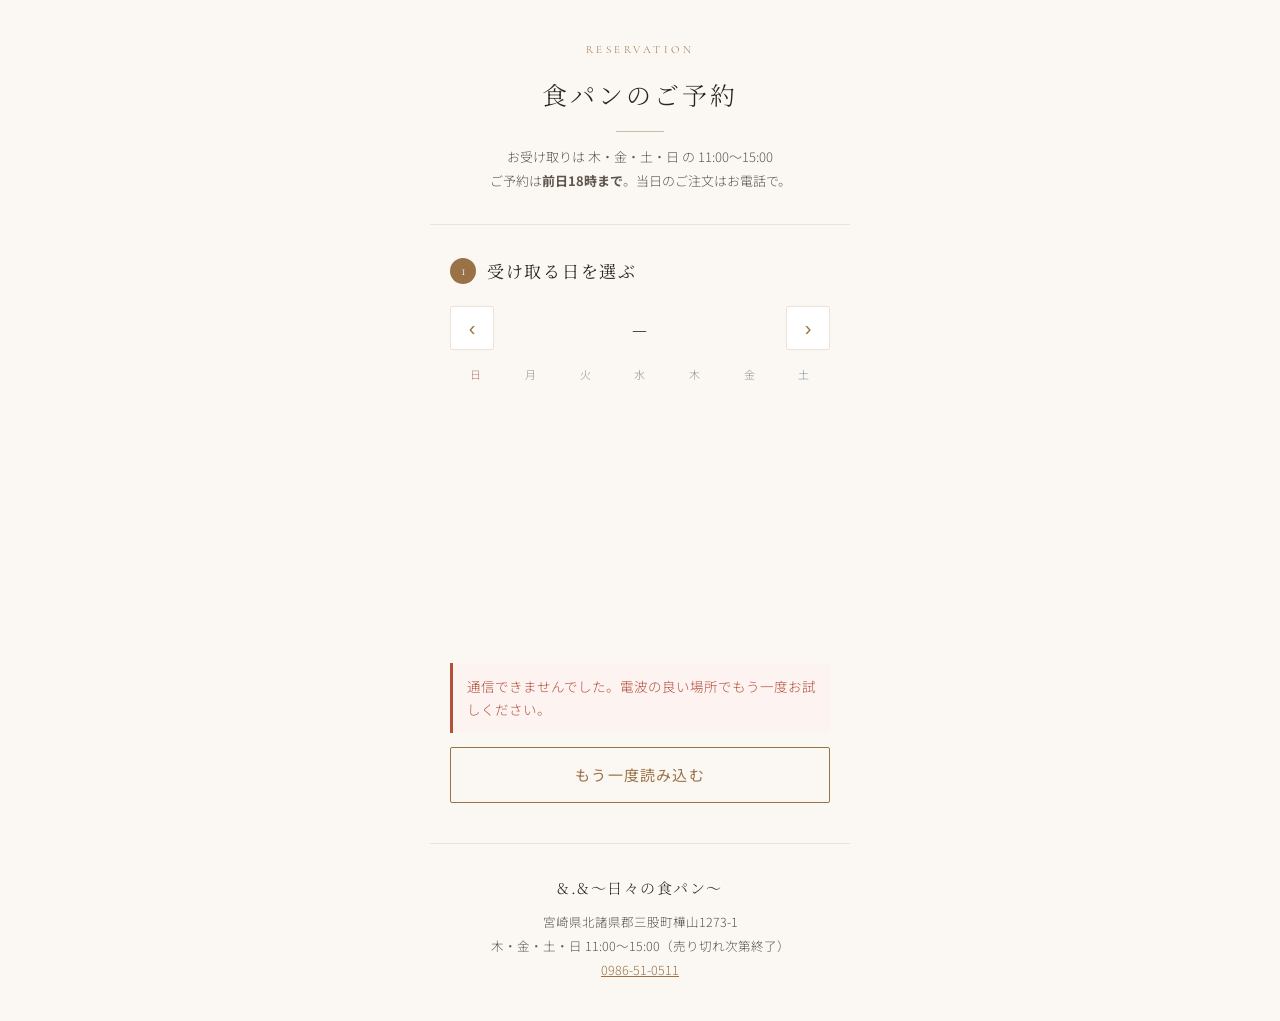
<file: yoyaku/index.html>
<!doctype html>
<html lang="ja">
<head>
<meta charset="utf-8">
<meta name="viewport" content="width=device-width, initial-scale=1">
<title>ご予約｜&amp;.&amp;～日々の食パン～</title>
<meta name="description" content="&amp;.&amp;～日々の食パン～の食パンご予約ページ。木・金・土・日の11:00〜15:00にお受け取りいただけます。">
<meta name="robots" content="noindex">

<link rel="preconnect" href="https://fonts.googleapis.com">
<link rel="preconnect" href="https://fonts.gstatic.com" crossorigin>
<link rel="stylesheet" href="https://fonts.googleapis.com/css2?family=Cormorant+Garamond:wght@300;400&family=Noto+Sans+JP:wght@300;400;500&family=Noto+Serif+JP:wght@200;300;400&display=swap">
<link rel="stylesheet" href="style.css?v=20260925a">
</head>
<body>

<header class="head">
  <p class="eyebrow">Reservation</p>
  <h1>食パンのご予約</h1>
  <hr class="rule">
  <p class="head-note">
    お受け取りは 木・金・土・日 の 11:00〜15:00<br>
    ご予約は<b>前日18時まで</b>。<br class="br-sp">当日のご注文はお電話で。
  </p>
</header>

<main id="main">

  <!-- ステップ1：日を選ぶ -->
  <section id="step-date" class="step">
    <div class="block-head"><span class="step-no">1</span><h2>受け取る日を選ぶ</h2></div>

    <div class="cal-nav">
      <button type="button" id="prev-month" class="nav-btn" aria-label="前の月">‹</button>
      <span id="cal-title" class="cal-title">読み込み中</span>
      <button type="button" id="next-month" class="nav-btn" aria-label="次の月">›</button>
    </div>

    <div class="cal-dow" aria-hidden="true">
      <span class="sun">日</span><span>月</span><span>火</span><span>水</span>
      <span>木</span><span>金</span><span class="sat">土</span>
    </div>
    <div id="cal-grid" class="cal-grid"></div>

    <!-- GASは起動に時間がかかる（初回は20秒近いことも）。待っているのか
         止まっているのか分からないと、お客様は離脱する -->
    <div id="cal-loading" class="loading" hidden>
      <span class="loading-dot"></span>
      <p class="loading-text">空き状況を読み込んでいます…</p>
      <p id="loading-slow" class="loading-slow" hidden>
        少し時間がかかっています。<br>そのままお待ちください。
      </p>
    </div>

    <p id="cal-error" class="error" hidden></p>
    <button type="button" id="cal-retry" class="btn btn-sub" hidden>もう一度読み込む</button>
  </section>

  <!-- ステップ2：内容を入力する -->
  <section id="step-form" class="step" hidden>
    <div class="block-head"><span class="step-no">2</span><h2>ご予約内容</h2></div>

    <p class="chosen">
      <span id="chosen-date"></span>
      <button type="button" id="change-date" class="link-btn">日を変える</button>
    </p>
    <p id="chosen-remaining" class="remaining"></p>

    <form id="form" novalidate>
      <div class="field">
        <span class="label">数量とカット<b class="req">必須</b></span>

        <!-- 1件の中で厚さを混ぜられる（6斤のうち4枚切り2斤・5枚切り4斤、など）ので、
             数量をひとつ選ばせるのではなく、厚さごとに斤数を積む形にしている -->
        <div class="cuts" id="cuts">
          <div class="cut" data-cut="cut4">
            <span class="cut-name">4枚切り</span>
            <button type="button" class="cut-btn" data-step="-1" aria-label="4枚切りを1斤へらす">−</button>
            <output class="cut-num" data-num="cut4">0</output>
            <button type="button" class="cut-btn" data-step="1" aria-label="4枚切りを1斤ふやす">＋</button>
            <span class="cut-unit">斤</span>
          </div>
          <div class="cut" data-cut="cut5">
            <span class="cut-name">5枚切り</span>
            <button type="button" class="cut-btn" data-step="-1" aria-label="5枚切りを1斤へらす">−</button>
            <output class="cut-num" data-num="cut5">0</output>
            <button type="button" class="cut-btn" data-step="1" aria-label="5枚切りを1斤ふやす">＋</button>
            <span class="cut-unit">斤</span>
          </div>
          <div class="cut" data-cut="cut0">
            <span class="cut-name">カットなし</span>
            <button type="button" class="cut-btn" data-step="-1" aria-label="カットなしを1斤へらす">−</button>
            <output class="cut-num" data-num="cut0">0</output>
            <button type="button" class="cut-btn" data-step="1" aria-label="カットなしを1斤ふやす">＋</button>
            <span class="cut-unit">斤</span>
          </div>
        </div>

        <p class="cut-total" id="cut-total" aria-live="polite"></p>
        <span class="hint">1斤（0.5本）からご注文いただけます。<br>厚さを分けたいときは、それぞれに斤数を入れてください。</span>
      </div>

      <label class="field">
        <span class="label">お受け取りの時間<b class="req">必須</b></span>
        <select id="time" required></select>
        <span class="hint">この時間帯のあいだにお越しください。</span>
      </label>

      <label class="field">
        <span class="label">お名前（フルネーム）<b class="req">必須</b></span>
        <input id="name" type="text" autocomplete="name" placeholder="日々 花子" required>
      </label>

      <label class="field">
        <span class="label">お電話番号<b class="req">必須</b></span>
        <input id="phone" type="tel" inputmode="tel" autocomplete="tel" placeholder="09012345678" required>
        <span class="hint">当日ご連絡する場合があります。</span>
      </label>

      <label class="field">
        <span class="label">備考<span class="opt">任意</span></span>
        <textarea id="note" rows="3" maxlength="200" placeholder="ご要望などございましたらご記入ください。"></textarea>
      </label>

      <p id="form-error" class="error" hidden></p>
      <button type="submit" class="btn btn-main">確認画面へ</button>
    </form>
  </section>

  <!-- ステップ3：確認 -->
  <section id="step-confirm" class="step" hidden>
    <div class="block-head"><span class="step-no">3</span><h2>この内容でよろしいですか</h2></div>

    <dl id="confirm-list" class="summary"></dl>

    <div class="notice">
      <p><b>キャンセル・ご変更はお電話のみで承ります。</b></p>
      <p>このページからは取り消しできません。お手数ですが <a href="tel:0986510511">0986-51-0511</a>（営業日の9:00〜15:00）へご連絡ください。</p>
    </div>

    <p id="confirm-error" class="error" hidden></p>
    <button type="button" id="submit" class="btn btn-main">予約を確定する</button>
    <button type="button" id="back" class="btn btn-sub">内容を直す</button>
  </section>

  <!-- ステップ4：完了 -->
  <section id="step-done" class="step" hidden>
    <div class="done-head">
      <p class="eyebrow">Thank you</p>
      <h2>ご予約をお受けしました</h2>
      <hr class="rule">
    </div>

    <p class="done-id">予約番号 <b id="done-id"></b></p>
    <dl id="done-list" class="summary"></dl>

    <div class="notice">
      <p>確認のメールやLINEは届きません。<b>この画面を控えてください</b>（スクリーンショットがおすすめです）。</p>
      <p><b>キャンセル・ご変更はお電話のみ</b>です。<a href="tel:0986510511">0986-51-0511</a>（営業日の9:00〜15:00）へご連絡ください。</p>
    </div>

    <a class="btn btn-sub" href="https://hibino-shokupan-dl.github.io/">お店のページへ</a>
  </section>

</main>

<footer class="foot">
  <p class="foot-name">&amp;.&amp;～日々の食パン～</p>
  <p>宮崎県北諸県郡三股町樺山1273-1<br>木・金・土・日 11:00〜15:00（売り切れ次第終了）</p>
  <p><a href="tel:0986510511">0986-51-0511</a></p>
</footer>

<script src="app.js?v=20260925a"></script>
</body>
</html>
</file>
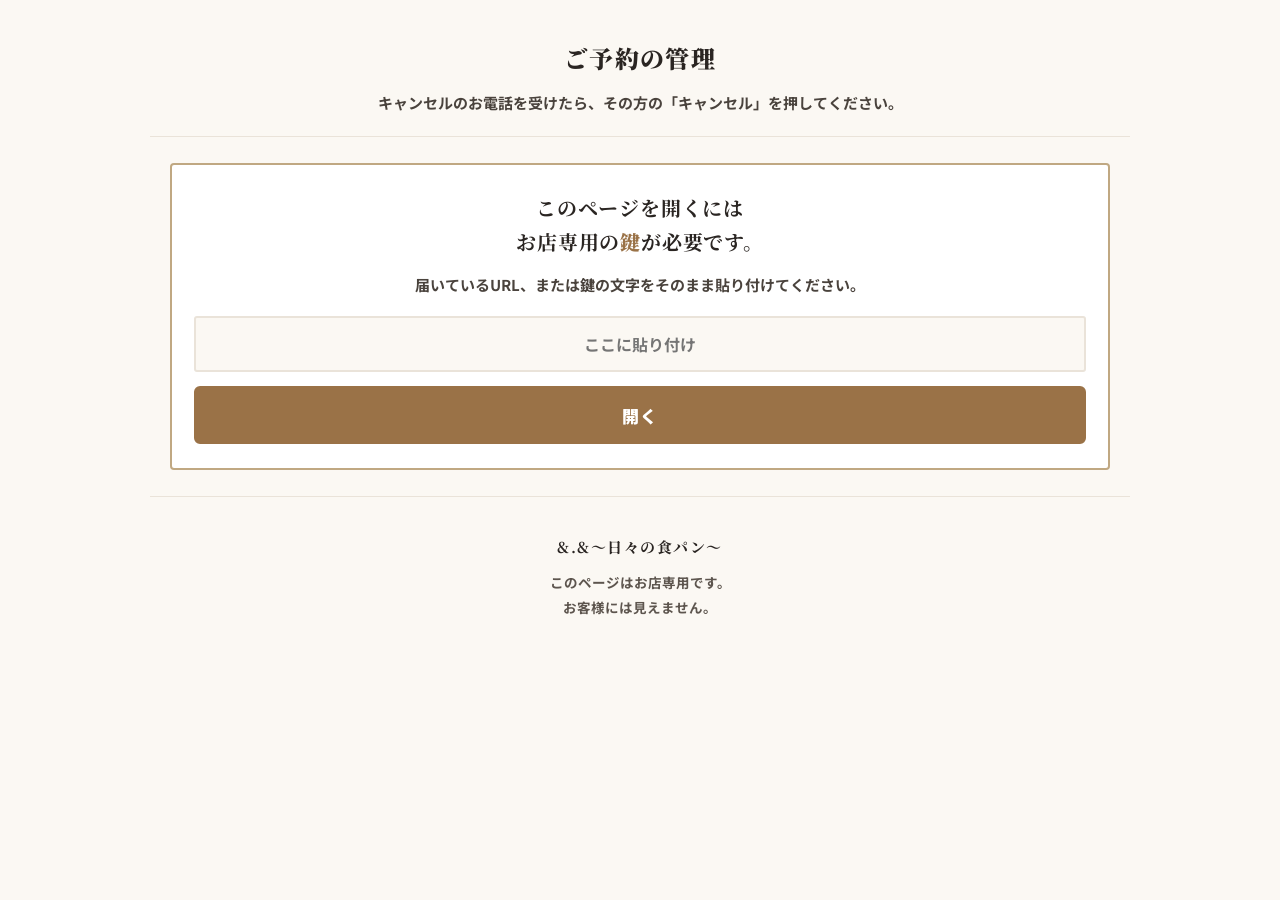
<file: yoyaku/kanri/index.html>
<!doctype html>
<html lang="ja">
<head>
<meta charset="utf-8">
<meta name="viewport" content="width=device-width, initial-scale=1">
<title>ご予約の管理｜&amp;.&amp;～日々の食パン～</title>
<meta name="robots" content="noindex, nofollow">

<link rel="preconnect" href="https://fonts.googleapis.com">
<link rel="preconnect" href="https://fonts.gstatic.com" crossorigin>
<!-- この画面は全部を太字で出す。700と900を読み込んでおかないと、
     ブラウザが細い字を機械的に太らせた汚い字になる -->
<link rel="stylesheet" href="https://fonts.googleapis.com/css2?family=Cormorant+Garamond:wght@400;600;700&family=Noto+Sans+JP:wght@400;500;700;900&family=Noto+Serif+JP:wght@400;600;700;900&display=swap">
<link rel="stylesheet" href="../style.css?v=20261006b">
<link rel="stylesheet" href="kanri.css?v=20261006b">
</head>
<body class="kanri">

<header class="head">
  <h1>ご予約の管理</h1>
  <p class="head-note">キャンセルのお電話を受けたら、その方の「キャンセル」を押してください。</p>
</header>

<main id="main">
  <!-- 鍵が端末に無いとき。鍵は端末ごとに保存されるので、PCで開けても電話では出る -->
  <section id="unlock" class="unlock" hidden>
    <p class="unlock-lead">このページを開くには<br>お店専用の<b>鍵</b>が必要です。</p>
    <p class="unlock-note">届いているURL、または鍵の文字をそのまま貼り付けてください。</p>
    <input id="unlock-input" type="text" autocomplete="off" autocapitalize="off" spellcheck="false"
           placeholder="ここに貼り付け">
    <button type="button" id="unlock-go" class="btn btn-main">開く</button>
    <p id="unlock-error" class="unlock-error" hidden></p>
  </section>

  <div id="board" class="board" hidden>

  <!-- 予約ページへの行き先と、見え方の切り替え。
       見え方は端末ごとに覚える（電話は2列、iPadは広く、を別々に保つため） -->
  <div class="toolbar">
    <a class="btn btn-sub btn-small" id="go-yoyaku" href="../" target="_blank" rel="noopener">
      予約ページを見る
    </a>
    <div class="layout-pick" role="group" aria-label="見え方">
      <span class="layout-label">見え方</span>
      <button type="button" class="lay" data-layout="narrow">2列</button>
      <button type="button" class="lay" data-layout="wide">広く</button>
      <button type="button" class="lay" data-layout="table">表</button>
    </div>
  </div>

  <!-- 2つの画面を行き来する -->
  <nav class="tabs">
    <button type="button" id="tab-day" class="tab is-on">ご予約</button>
    <button type="button" id="tab-reg" class="tab">定期のお客様</button>
  </nav>

  <!-- ══════════ ご予約（1日ずつめくる） ══════════ -->
  <div id="view-day">
    <div class="bar">
      <span id="updated" class="updated"></span>
      <button type="button" id="reload" class="btn btn-sub btn-small">最新にする</button>
    </div>

    <nav class="daynav">
      <button type="button" id="prev-day" class="nav-btn" aria-label="前の日">‹</button>
      <!-- 日付そのものを押すとカレンダーが開く -->
      <button type="button" id="day-pick" class="daynav-body" aria-expanded="false" aria-controls="daycal">
        <b id="day-rel" class="day-rel" hidden></b>
        <span id="day-label" class="day-label">読み込み中</span>
        <span class="day-pick-hint">押すとカレンダー</span>
      </button>
      <button type="button" id="next-day" class="nav-btn" aria-label="次の日">›</button>
    </nav>

    <section id="daycal" class="daycal" hidden>
      <div class="daycal-nav">
        <button type="button" id="cal-prev" class="nav-btn" aria-label="前の月">‹</button>
        <span id="cal-title" class="daycal-title"></span>
        <button type="button" id="cal-next" class="nav-btn" aria-label="次の月">›</button>
      </div>
      <div class="daycal-dow" aria-hidden="true">
        <span class="sun">日</span><span>月</span><span>火</span><span>水</span>
        <span>木</span><span>金</span><span class="sat">土</span>
      </div>
      <div id="daycal-grid" class="daycal-grid"></div>
      <p class="daycal-key">予＝ご予約（定期ふくむ）　残＝残り　単位は斤</p>
      <button type="button" id="cal-close" class="btn btn-sub btn-small">閉じる</button>
    </section>

    <p id="day-sum" class="day-sum"></p>

    <p id="notice" class="notice-msg" hidden></p>
    <p id="error" class="error" hidden></p>

    <!-- 店頭で「次はいつ来ます」と言われた分を、母がその場で入れる。
         スマホ操作に慣れていないお客様が多いので、予約ページへ案内せず代わりに入れる -->
    <div class="newres-bar">
      <button type="button" id="new-res" class="btn btn-main">＋ この日のご予約を入れる</button>
    </div>

    <section id="res-form" class="res-form" hidden>
      <h2>ご予約を入れる</h2>
      <p id="res-form-day" class="res-form-day"></p>

      <div class="field">
        <span class="label">前に来られた方をさがす<span class="opt">任意</span></span>
        <input id="res-search" type="text" autocomplete="off" autocapitalize="off"
               spellcheck="false" placeholder="お名前の一部（例：日々）">
        <div id="res-hits" class="res-hits" hidden></div>
        <span class="hint">押すと、お名前とお電話が下に入ります。初めての方は、そのまま下に書いてください。</span>
      </div>

      <label class="field">
        <span class="label">お名前<b class="req">必須</b></span>
        <input id="res-name" type="text" autocomplete="off" placeholder="日々 花子">
      </label>

      <label class="field">
        <span class="label">お電話<b class="req">必須</b></span>
        <input id="res-phone" type="tel" inputmode="tel" autocomplete="off" placeholder="09012345678">
      </label>

      <label class="field">
        <span class="label">お受け取りの時間<b class="req">必須</b></span>
        <select id="res-time"></select>
      </label>

      <div class="field">
        <span class="label">数量とカット<b class="req">必須</b></span>
        <div class="cuts" id="res-cuts">
          <div class="cut" data-cut="cut4">
            <span class="cut-name">4枚切り</span>
            <button type="button" class="cut-btn" data-step="-1" aria-label="4枚切りを1斤へらす">−</button>
            <output class="cut-num" data-num="cut4">0</output>
            <button type="button" class="cut-btn" data-step="1" aria-label="4枚切りを1斤ふやす">＋</button>
            <span class="cut-unit">斤</span>
          </div>
          <div class="cut" data-cut="cut5">
            <span class="cut-name">5枚切り</span>
            <button type="button" class="cut-btn" data-step="-1" aria-label="5枚切りを1斤へらす">−</button>
            <output class="cut-num" data-num="cut5">0</output>
            <button type="button" class="cut-btn" data-step="1" aria-label="5枚切りを1斤ふやす">＋</button>
            <span class="cut-unit">斤</span>
          </div>
          <div class="cut" data-cut="cut0">
            <span class="cut-name">カットなし</span>
            <button type="button" class="cut-btn" data-step="-1" aria-label="カットなしを1斤へらす">−</button>
            <output class="cut-num" data-num="cut0">0</output>
            <button type="button" class="cut-btn" data-step="1" aria-label="カットなしを1斤ふやす">＋</button>
            <span class="cut-unit">斤</span>
          </div>
        </div>
        <p class="cut-total" id="res-cut-total"></p>
      </div>

      <label class="field">
        <span class="label">覚え書き<span class="opt">任意</span></span>
        <textarea id="res-note" rows="2" maxlength="200" placeholder="耳を厚めに、など"></textarea>
      </label>

      <p id="res-form-error" class="error" hidden></p>
      <button type="button" id="res-save" class="btn btn-main">この内容で入れる</button>
      <button type="button" id="res-cancel" class="btn btn-sub">やめる</button>
    </section>

    <div id="grid" class="grid"></div>
    <p id="empty" class="empty" hidden></p>
  </div>

  <!-- ══════════ 定期のお客様 ══════════ -->
  <div id="view-reg" hidden>
    <p class="reg-lead">
      毎回のご予約をされず、決まった曜日や日にちに取りに来られる方です。<br>
      ここに入れた分は<b>1日の上限から先に引かれます</b>。
    </p>

    <p id="reg-notice" class="notice-msg" hidden></p>
    <p id="reg-error" class="error" hidden></p>

    <button type="button" id="reg-new" class="btn btn-main">＋ 定期のお客様を追加</button>

    <div id="reg-list" class="reg-list"></div>
    <p id="reg-empty" class="empty" hidden>まだ登録がありません。</p>

    <!-- 追加・変更のフォーム -->
    <section id="reg-form" class="reg-form" hidden>
      <h2 id="reg-form-title">定期のお客様を追加</h2>

      <label class="field">
        <span class="label">お名前<b class="req">必須</b></span>
        <input id="reg-name" type="text" autocomplete="off" placeholder="日々 花子">
      </label>

      <label class="field">
        <span class="label">お電話<span class="opt">任意</span></span>
        <input id="reg-phone" type="tel" inputmode="tel" autocomplete="off" placeholder="09012345678">
      </label>

      <div class="field">
        <span class="label">来られる日<b class="req">必須</b></span>
        <div id="reg-patterns" class="patterns"></div>
        <button type="button" id="reg-add-pattern" class="btn btn-sub btn-small">
          ＋ 来られる日を増やす
        </button>
        <span class="hint">
          第2木曜日と第3金曜日、のように いくつでも登録できます。<br>
          お受け取りの時間とカット数は、来られる日ごとに変えられます。
        </span>
      </div>

      <label class="field">
        <span class="label">いつから<span class="opt">任意</span></span>
        <input id="reg-start" type="date">
        <span class="hint">空のままなら、今日から始まります。</span>
      </label>

      <label class="field">
        <span class="label">いつまで<span class="opt">任意</span></span>
        <input id="reg-end" type="date">
        <span class="hint">空のままなら、ずっと続きます。</span>
      </label>

      <label class="field">
        <span class="label">覚え書き<span class="opt">任意</span></span>
        <textarea id="reg-note" rows="2" maxlength="200" placeholder="耳を厚めに、など"></textarea>
      </label>

      <p id="reg-form-error" class="error" hidden></p>
      <button type="button" id="reg-save" class="btn btn-main">保存する</button>
      <button type="button" id="reg-cancel" class="btn btn-sub">やめる</button>
    </section>
  </div>

  </div><!-- /board -->

  <!-- 「来られる日」1つぶんの型。JS が必要なだけ複製する。
       同じ中身をJSの文字列で組み立てると、HTMLとJSの2か所に同じ画面が散らばる -->
  <template id="tpl-pattern">
    <div class="pattern">
      <div class="pattern-head">
        <span class="pattern-no"></span>
        <button type="button" class="pattern-del btn btn-cancel btn-small">この日を消す</button>
      </div>

      <label class="field">
        <span class="label">どのくらいの間隔で</span>
        <select class="p-repeat">
          <option value="毎週">毎週（決まった曜日）</option>
          <option value="第N曜日">毎月（第◯曜日）</option>
          <option value="毎月">毎月（決まった日にち）</option>
        </select>
      </label>

      <label class="field p-field-dow">
        <span class="label">曜日</span>
        <select class="p-dow">
          <option value="4">木曜日</option>
          <option value="5">金曜日</option>
          <option value="6">土曜日</option>
          <option value="0">日曜日</option>
        </select>
        <span class="hint">お店が開いている木・金・土・日から選べます。</span>
      </label>

      <div class="field p-field-nth" hidden>
        <span class="label">第何◯曜日</span>
        <div class="nth-row">
          <select class="p-nth nth-week" aria-label="第何週">
            <option value="1">第1</option>
            <option value="2">第2</option>
            <option value="3">第3</option>
            <option value="4">第4</option>
            <option value="5">第5</option>
          </select>
          <select class="p-nthdow nth-dow" aria-label="曜日">
            <option value="4">木曜日</option>
            <option value="5">金曜日</option>
            <option value="6">土曜日</option>
            <option value="0">日曜日</option>
          </select>
        </div>
        <span class="hint">
          月の1日から7日ごとに数えます（1〜7日が第1）。<br>
          第5◯曜日は、その曜日が5回ある月だけになります。第5日曜日はお休みなので選べません。
        </span>
      </div>

      <label class="field p-field-dom" hidden>
        <span class="label">日にち</span>
        <select class="p-dom"></select>
        <span class="hint">その日が定休日にあたる月は、お休みになります。</span>
      </label>

      <label class="field">
        <span class="label">お受け取りの時間</span>
        <select class="p-time"></select>
      </label>

      <div class="field">
        <span class="label">数量とカット</span>
        <div class="cuts p-cuts">
          <div class="cut" data-cut="cut4">
            <span class="cut-name">4枚切り</span>
            <button type="button" class="cut-btn" data-step="-1" aria-label="4枚切りを1斤へらす">−</button>
            <output class="cut-num" data-num="cut4">0</output>
            <button type="button" class="cut-btn" data-step="1" aria-label="4枚切りを1斤ふやす">＋</button>
            <span class="cut-unit">斤</span>
          </div>
          <div class="cut" data-cut="cut5">
            <span class="cut-name">5枚切り</span>
            <button type="button" class="cut-btn" data-step="-1" aria-label="5枚切りを1斤へらす">−</button>
            <output class="cut-num" data-num="cut5">0</output>
            <button type="button" class="cut-btn" data-step="1" aria-label="5枚切りを1斤ふやす">＋</button>
            <span class="cut-unit">斤</span>
          </div>
          <div class="cut" data-cut="cut0">
            <span class="cut-name">カットなし</span>
            <button type="button" class="cut-btn" data-step="-1" aria-label="カットなしを1斤へらす">−</button>
            <output class="cut-num" data-num="cut0">0</output>
            <button type="button" class="cut-btn" data-step="1" aria-label="カットなしを1斤ふやす">＋</button>
            <span class="cut-unit">斤</span>
          </div>
        </div>
        <p class="cut-total p-cut-total"></p>
      </div>
    </div>
  </template>
</main>

<footer class="foot">
  <p class="foot-name">&amp;.&amp;～日々の食パン～</p>
  <p>このページはお店専用です。<br>お客様には見えません。</p>
</footer>

<script src="app.js?v=20261006b"></script>
</body>
</html>
</file>
<file: style.css>
@charset "utf-8";

/* ---------- tokens ---------- */
:root {
  --bg:     #FBF8F3;
  --paper:  #FFFFFF;
  --ink:    #2A2522;
  --muted:  #5D554E;
  --body:   #4A433D;
  --faint:  #9A8F84;
  --line:   #EAE3D9;
  --accent: #9A7247;
  --gold:   #C0A882;
  --panel:  #F4EDE2;

  /* ヒーローのスライド切り替え間隔。ここだけ変えれば全体が追従する */
  --slide: 2s;

  --gutter: 24px;
  --serif: "Noto Serif JP", "Hiragino Mincho ProN", serif;
  --sans:  "Noto Sans JP", "Hiragino Sans", "Yu Gothic", sans-serif;
  --latin: "Cormorant Garamond", "Times New Roman", serif;
}

/* ---------- reset ---------- */
*, *::before, *::after { box-sizing: border-box; }
html { scroll-behavior: smooth; }
/* body だけに overflow-x を指定しても iOS Safari では横スクロールが止まらない。
   html にも掛け、さらに clip（スクロールコンテナを作らない）を使う */
html, body { overflow-x: hidden; overflow-x: clip; }
body {
  margin: 0;
  background: var(--bg);
  color: var(--ink);
  font-family: var(--sans);
  font-weight: 300;
  -webkit-font-smoothing: antialiased;
}
/* height:auto は必須。HTMLの height 属性が残ると aspect-ratio が無視され、
   商品・店舗・Instagram の写真が原寸の高さで縦に伸びる */
img { display: block; max-width: 100%; height: auto; }
a { color: var(--accent); text-decoration: none; }
a:hover { color: #7A5836; }
p, h1, h2, h3, figure { margin: 0; }
h1, h2, h3 { font-weight: 400; }

/* line breaks that differ between phone and desktop */
.br-pc { display: none; }

/* ---------- shared bits ---------- */
.eyebrow {
  font-family: var(--latin);
  font-size: 11px;
  letter-spacing: 0.32em;
  color: var(--accent);
  text-transform: uppercase;
}
.section-head {
  display: flex;
  flex-direction: column;
  align-items: center;
  gap: 13px;
  margin-bottom: 34px;
}
.section-head h2,
.block-head h2 {
  font-family: var(--serif);
  font-size: clamp(19.5px, 6.1vw, 25px);
  font-weight: 300;
  letter-spacing: 0.12em;
}
.rule { width: 48px; height: 1px; background: #C9BCAA; border: 0; margin: 0; }

.btn {
  display: flex;
  align-items: center;
  justify-content: center;
  gap: 10px;
  min-height: 56px;
  padding: 0 24px;
  font-size: 15px;
  letter-spacing: 0.12em;
}
.btn-solid { background: var(--ink); color: var(--bg); }
.btn-solid:hover { background: #3B3531; color: var(--bg); }
.btn-outline { border: 1px solid var(--ink); color: var(--ink); }
.btn-outline:hover { background: var(--ink); color: var(--bg); }
.btn-outline:hover svg { stroke: var(--bg); }
.btn svg { flex-shrink: 0; }

/* ---------- header ---------- */
.site-header {
  position: relative;
  display: flex;
  align-items: center;
  justify-content: space-between;
  min-height: 68px;
  padding-left: 20px;
}
.brand { display: flex; align-items: center; gap: 11px; color: var(--ink); }
.brand img { width: 40px; height: 40px; object-fit: contain; }
.brand-name { font-family: var(--serif); font-size: 13px; letter-spacing: 0.14em; }
.brand-since { font-family: var(--latin); font-size: 9px; letter-spacing: 0.3em; color: var(--accent); }
.site-nav { display: none; }
.header-call {
  display: flex;
  flex-direction: column;
  align-items: center;
  justify-content: center;
  gap: 5px;
  width: 92px;
  align-self: stretch;
  background: var(--ink);
  color: var(--bg);
}
.header-call:hover { background: #3B3531; color: var(--bg); }
.header-call-ja { font-size: 11px; letter-spacing: 0.14em; color: var(--gold); }
.header-call-label, .header-call-num, .header-call-days { display: none; }

/* ---------- hero ---------- */
/* the hero manages its own insets — keep the generic section padding off it */
.hero { position: relative; padding: 0; }
.hero-media { position: relative; }
.hero-frame {
  position: relative;
  width: 100%;
  aspect-ratio: 390 / 330;
  border-radius: 0 0 0 150px;
  overflow: hidden;
  background: var(--bg);
}
.hero-slide {
  position: absolute;
  inset: 0;
  width: 100%;
  height: 100%;
  object-fit: cover;
  opacity: 0;
  /* 切り替え間隔は --slide（:root）で一括変更できる。1周 = --slide × 枚数 */
  animation: heroFade calc(var(--slide) * 13) linear infinite;
  animation-delay: calc(var(--i) * var(--slide));
}
.hero-slide:nth-child(1) { --i: 0; }
.hero-slide:nth-child(2) { --i: 1; }
.hero-slide:nth-child(3) { --i: 2; }
.hero-slide:nth-child(4) { --i: 3; }
.hero-slide:nth-child(5) { --i: 4; }
.hero-slide:nth-child(6) { --i: 5; }
.hero-slide:nth-child(7) { --i: 6; }
.hero-slide:nth-child(8) { --i: 7; }
.hero-slide:nth-child(9) { --i: 8; }
.hero-slide:nth-child(10) { --i: 9; }
.hero-slide:nth-child(11) { --i: 10; }
.hero-slide:nth-child(12) { --i: 11; }
.hero-slide:nth-child(13) { --i: 12; }
.hero-slide.is-logo {
  object-fit: contain;
  background: var(--bg);
  padding: 12%;
  animation-name: heroFadeFlat;
}
/* 割合は枚数から決まる。1枚ぶん = 100/13%、切り替えにかける時間は0.256秒ぶん。
   **枚数を変えたら、この数字と上の nth-child を必ず作り直すこと。** */
@keyframes heroFade {
  0%     { opacity: 0; transform: scale(1); }
  0.98%  { opacity: 1; }
  7.69%  { opacity: 1; }
  8.68%  { opacity: 0; transform: scale(1.05); }
  100%   { opacity: 0; transform: scale(1.05); }
}
/* ロゴのコマは拡大させない（切り取られて見えるため） */
@keyframes heroFadeFlat {
  0%     { opacity: 0; }
  0.98%  { opacity: 1; }
  7.69%  { opacity: 1; }
  8.68%  { opacity: 0; }
  100%   { opacity: 0; }
}
@media (prefers-reduced-motion: reduce) {
  html { scroll-behavior: auto; }
  .hero-slide { animation: none; }
  .hero-slide:first-child { opacity: 1; }
}

.badge {
  position: absolute;
  left: var(--gutter);
  bottom: -42px;
  width: 96px;
  height: 96px;
  border-radius: 50%;
  background: var(--bg);
  border: 1px solid #D9CDBB;
  display: flex;
  flex-direction: column;
  align-items: center;
  justify-content: center;
  gap: 4px;
  z-index: 2;
}
.badge-ja { font-family: var(--serif); font-size: 14px; letter-spacing: 0.1em; }
.badge-en { font-family: var(--latin); font-size: 7px; letter-spacing: 0.2em; color: var(--accent); }

.hero-body {
  position: relative;
  display: flex;
  flex-direction: column;
  gap: 22px;
  padding: 66px var(--gutter) 46px;
  overflow: hidden;
  overflow: clip;
}
.hero-watermark {
  position: absolute;
  right: -70px;
  top: 150px;
  width: 400px;
  height: 400px;
  max-width: none; /* はみ出させる前提。親の overflow:hidden で切る */
  object-fit: contain;
  opacity: 0.055;
  pointer-events: none;
  z-index: 0;
}
.hero-body > *:not(.hero-watermark) { position: relative; z-index: 1; }

.lockup { display: flex; align-items: center; gap: clamp(12px, 4.6vw, 18px); }
.lockup img {
  width: clamp(74px, 25vw, 100px);
  height: auto;
  aspect-ratio: 1;
  object-fit: contain;
  flex-shrink: 0;
}
.lockup h1 {
  flex: 1 1 auto;
  min-width: 0;
  font-family: var(--serif);
  /* 「～日々の食パン～」は8文字。6.4vw だと狭い端末で末尾の ～ だけが
     次の行に落ちるため、320px でも1行に収まる大きさまで詰めてある */
  font-size: clamp(17px, 5.8vw, 26px);
  line-height: 1.35;
  letter-spacing: 0.08em;
  white-space: nowrap;
}
.hero-eyebrow { display: flex; align-items: center; gap: 13px; }
.hero-eyebrow .dash { width: 26px; height: 1px; background: var(--accent); flex-shrink: 0; }
.hero-eyebrow .eyebrow { font-size: 10px; letter-spacing: 0.3em; }

.catch {
  font-family: var(--serif);
  font-size: clamp(20px, 6.6vw, 27px);
  font-weight: 200;
  line-height: 1.6;
  letter-spacing: 0.06em;
}
.catch-en {
  font-family: var(--latin);
  font-style: italic;
  font-size: clamp(14.5px, 4.7vw, 19px);
  letter-spacing: 0.05em;
  color: var(--accent);
}
.lead {
  font-size: clamp(10.9px, 3.45vw, 14px);
  line-height: 2.15;
  letter-spacing: 0.05em;
  color: var(--muted);
  text-wrap: pretty;
}
.hours-note {
  text-align: center;
  font-size: clamp(9.8px, 2.95vw, 12px);
  line-height: 1.95;
  letter-spacing: 0.06em;
  color: var(--faint);
}

/* ---------- sections ---------- */
section { padding: 60px var(--gutter) 64px; }
.concept { background: var(--paper); display: flex; flex-direction: column; gap: 22px; }
.concept h2 {
  font-family: var(--serif);
  font-size: clamp(19.5px, 6.1vw, 25px);
  font-weight: 300;
  line-height: 1.7;
  letter-spacing: 0.07em;
}
.concept p {
  font-size: clamp(10.9px, 3.45vw, 14px);
  line-height: 2.25;
  letter-spacing: 0.05em;
  color: var(--body);
  text-wrap: pretty;
}

/* products */
.product-list { display: flex; flex-direction: column; gap: 46px; }
.product { display: flex; flex-direction: column; gap: 17px; }
.product-media {
  width: 100%;
  aspect-ratio: 4 / 3;
  object-fit: cover;
}

/* ---------- 商品写真のスライド ---------- */
/* 横に動かすのは scroll-snap に任せる。JSは下の丸印だけ。
   アーチは写真ではなく枠側に持たせる（写真が入れ替わっても形が崩れない）。 */
.gallery { display: block; }
/* 矢印を写真の上に重ねるための基準。丸印はこの外に置く
   （この中に入れると、矢印が写真＋丸印の真ん中に来てしまう） */
.gallery-frame { position: relative; }
.gallery-track {
  display: flex;
  overflow-x: auto;
  /* 端まで来てもページごと横に動かない */
  overscroll-behavior-x: contain;
  scroll-snap-type: x mandatory;
  -webkit-overflow-scrolling: touch;
  scrollbar-width: none;
  border-radius: 999px 999px 0 0;
}
.gallery-track::-webkit-scrollbar { display: none; }
.gallery-track .product-media {
  flex: 0 0 100%;
  scroll-snap-align: center;
  scroll-snap-stop: always;
}
.gallery-track:focus-visible { outline: 2px solid var(--gold); outline-offset: 3px; }

/* インスタのような左右の矢印。写真の縦中央に重ねる */
.gallery-arrow {
  position: absolute;
  top: 50%;
  transform: translateY(-50%);
  z-index: 2;
  width: 44px;
  height: 44px;
  display: flex;
  align-items: center;
  justify-content: center;
  padding: 0 0 2px;
  border: 0;
  border-radius: 50%;
  background: rgba(255, 255, 255, 0.86);
  color: var(--ink);
  font-family: inherit;
  font-size: 23px;
  line-height: 1;
  cursor: pointer;
  box-shadow: 0 1px 6px rgba(42, 37, 34, 0.18);
}
/* display: flex が効いていると hidden が無視される */
.gallery-arrow[hidden] { display: none; }
.gallery-arrow.is-prev { left: 7px; }
.gallery-arrow.is-next { right: 7px; }

.gallery-dots {
  display: flex;
  justify-content: center;
  align-items: center;
  gap: 2px;
  margin-top: 2px;
}
/* 見た目の丸は9pxだが、押せる範囲は44×36にしてある */
.gallery-dot {
  width: 44px;
  height: 36px;
  display: flex;
  align-items: center;
  justify-content: center;
  padding: 0;
  border: 0;
  background: none;
  cursor: pointer;
}
.gallery-dot::before {
  content: "";
  width: 9px;
  height: 9px;
  border-radius: 50%;
  background: var(--line);
  transition: background-color 0.2s;
}
.gallery-dot.is-on::before { background: var(--accent); }


/* 写真2枚と同じ 4:3 の枠に 8 行を収める。はみ出すと枠の高さが揃わない */
.product-panel {
  aspect-ratio: 4 / 3;
  border-radius: 999px 999px 0 0;
  background: var(--panel);
  display: flex;
  flex-direction: column;
  align-items: center;
  justify-content: center;
  gap: 3px;
  padding: clamp(10px, 4.4vw, 16px) 16px;
}
.product-panel .eyebrow { font-size: 9px; letter-spacing: 0.28em; margin-bottom: 3px; }
.product-panel li {
  font-size: clamp(10px, 3vw, 12px);
  line-height: 1.45;
  letter-spacing: 0.08em;
  color: var(--body);
}
.product-panel ul { list-style: none; margin: 0; padding: 0; display: flex; flex-direction: column; gap: clamp(3px, 1.2vw, 5px); align-items: center; }
.product-title { display: flex; align-items: baseline; gap: 10px; flex-wrap: wrap; }
.product-title h3 { font-family: var(--serif); font-size: clamp(15.5px, 4.7vw, 19px); letter-spacing: 0.08em; }
.product-title span { font-family: var(--latin); font-style: italic; font-size: 14px; color: var(--faint); }
.product p {
  font-size: clamp(10.7px, 3.22vw, 13px);
  line-height: 2.05;
  letter-spacing: 0.04em;
  color: var(--muted);
  text-wrap: pretty;
}

/* shop */
.shop { background: var(--paper); padding-left: 0; padding-right: 0; }
.shop .section-head { padding: 0 var(--gutter); }
.shop-photo {
  width: 100%;
  aspect-ratio: 390 / 270;
  object-fit: cover;
  border-radius: 0 150px 0 0;
  margin-bottom: 38px;
}
.shop-table { display: flex; flex-direction: column; padding: 0 var(--gutter); }
.shop-row {
  display: flex;
  flex-direction: column;
  gap: 7px;
  padding: 17px 0;
  border-top: 1px solid var(--line);
}
.shop-row:last-child { border-bottom: 1px solid var(--line); }
.shop-key { font-size: 11px; letter-spacing: 0.16em; color: var(--faint); }
.shop-val { font-size: clamp(10.9px, 3.45vw, 14px); line-height: 1.85; letter-spacing: 0.04em; }
.shop-note { font-size: clamp(9px, 2.72vw, 11px); line-height: 1.85; letter-spacing: 0.04em; color: var(--faint); }
.tel-num { font-family: var(--latin); font-size: clamp(19px, 5.4vw, 22px); letter-spacing: 0.05em; }
.shop-row .btn { min-height: 48px; font-size: clamp(12.6px, 3.5vw, 14px); margin-top: 6px; }

.days { display: flex; gap: 6px; width: 100%; max-width: 322px; }
.days span {
  flex: 1 1 0;
  min-width: 0;
  aspect-ratio: 1;
  display: flex;
  align-items: center;
  justify-content: center;
  font-size: 13px;
  border-radius: 50%;
  background: var(--bg);
  color: #C4BAB0;
}
.days .is-open { background: var(--ink); color: var(--bg); }
.shop .days span { background: var(--bg); }
.shop .days .is-open { background: var(--ink); }

/* instagram */
.ig-grid {
  display: grid;
  grid-template-columns: repeat(3, minmax(0, 1fr));
  gap: 10px;
  margin-bottom: 30px;
}
.ig-grid img { width: 100%; aspect-ratio: 1; object-fit: cover; }
.ig-link { font-family: var(--latin); font-size: clamp(14px, 3.9vw, 16px); letter-spacing: 0.05em; }

/* reservation */
.reservation {
  background: var(--ink);
  display: flex;
  flex-direction: column;
  align-items: center;
  gap: 20px;
}
.reservation .eyebrow { color: var(--gold); }
.reservation h2 {
  font-family: var(--serif);
  font-size: clamp(19.5px, 6.1vw, 25px);
  font-weight: 300;
  letter-spacing: 0.12em;
  color: var(--bg);
}
.reservation p {
  text-align: center;
  font-size: clamp(10.7px, 3.22vw, 13px);
  line-height: 2.15;
  letter-spacing: 0.04em;
  color: #BDB4AA;
  text-wrap: pretty;
}
.reservation-card {
  display: flex;
  flex-direction: column;
  align-items: center;
  gap: 18px;
  width: 100%;
  max-width: 560px;
  padding: 26px 24px 24px;
  background: var(--bg);
  margin-top: 6px;
}
.reservation-num { font-family: var(--latin); font-size: clamp(26px, 7.6vw, 31px); letter-spacing: 0.04em; color: var(--ink); }
.reservation-card .btn { width: 100%; max-width: 262px; }
.reservation-hours {
  text-align: center;
  font-size: clamp(9px, 2.72vw, 11px);
  line-height: 2.1;
  letter-spacing: 0.08em;
  color: #8F867D;
}

/* footer */
.site-footer {
  display: flex;
  flex-direction: column;
  align-items: center;
  gap: 14px;
  padding: 38px var(--gutter) 42px;
}
.site-footer img { width: 42px; height: 42px; object-fit: contain; }
.footer-name { font-family: var(--serif); font-size: 12px; letter-spacing: 0.16em; color: var(--muted); }
.footer-copy { font-family: var(--latin); font-size: 11px; letter-spacing: 0.14em; color: var(--faint); }

/* ---------- desktop ---------- */
@media (min-width: 1080px) {
  :root { --gutter: clamp(40px, 7vw, 100px); }

  .br-sp { display: none; }
  .br-pc { display: inline; }

  /* header */
  .site-header { min-height: 104px; padding-left: var(--gutter); }
  .brand { gap: 15px; }
  .brand img { width: 52px; height: 52px; }
  .brand-name { font-size: 16px; letter-spacing: 0.18em; }
  .brand-since { font-size: 11px; letter-spacing: 0.34em; }
  .site-nav {
    display: flex;
    align-items: center;
    gap: 34px;
    margin-left: auto;
    margin-right: 40px;
    font-size: 13px;
    letter-spacing: 0.14em;
  }
  .site-nav a { color: var(--muted); }
  .site-nav a:hover { color: var(--accent); }
  .header-call { width: 224px; gap: 7px; }
  .header-call-ja { display: none; }
  .header-call-label {
    display: flex;
    align-items: center;
    gap: 8px;
    font-size: 11px;
    letter-spacing: 0.26em;
    color: var(--gold);
  }
  .header-call-num {
    display: block;
    font-family: var(--latin);
    font-size: 24px;
    letter-spacing: 0.05em;
    color: var(--bg);
  }
  .header-call-days { display: block; font-size: 10px; letter-spacing: 0.08em; color: #A2988E; }
  .header-call > svg { display: none; }

  /* hero */
  .hero {
    display: grid;
    grid-template-columns: minmax(0, 1fr) min(700px, 50vw);
    align-items: center;
    min-height: 810px;
  }
  .hero-media { order: 2; }
  .hero-body {
    order: 1;
    gap: 30px;
    padding: 90px 60px 90px var(--gutter);
    max-width: 760px;
  }
  .hero-frame {
    aspect-ratio: 700 / 590;
    border-radius: 300px 0 0 300px;
  }
  .hero-watermark { left: -100px; right: auto; top: 90px; width: 620px; height: 620px; }
  .badge {
    left: -66px;
    top: 50%;
    bottom: auto;
    transform: translateY(-50%);
    width: 132px;
    height: 132px;
    gap: 6px;
  }
  .badge-ja { font-size: 17px; letter-spacing: 0.12em; }
  .badge-en { font-size: 9px; letter-spacing: 0.24em; }
  /* 店名が「～日々の食パン～」の8文字になり、固定サイズだと収まらない。
     ヒーローの横幅は画面幅に比例して変わるので、px や vw で合わせると
     別の幅で必ず破綻する。ロゴと見出しを「lockupの幅」に連動させる。
     cqw = このコンテナ幅の1%。これで幅がいくつでも比率が保たれる */
  .lockup { container-type: inline-size; gap: 24px; }
  .lockup img { width: min(30cqw, 152px); height: auto; }
  .lockup h1 { font-size: min(7cqw, 38px); line-height: 1.3; letter-spacing: 0.1em; }
  .hero-eyebrow .dash { width: 34px; }
  .hero-eyebrow .eyebrow { font-size: 12px; letter-spacing: 0.36em; }
  /* 改行位置を <br class="br-pc"> で固定しているため、文字サイズが固定だと
     1080〜1250px あたりで「日々の食卓に、しずかな」が1行に収まらず、
     「な」だけが次の行に落ちる。幅に連動させて必ず2行に収める */
  .catch { font-size: clamp(30px, 1.35vw + 16.4px, 38px); line-height: 1.55; letter-spacing: 0.07em; }
  /* 1080px前後でヒーローの列が狭くなり、ボタンの文言が途中で折れる */
  .hero-cta .btn { white-space: nowrap; }
  .catch-en { font-size: 24px; }
  .rule { width: 56px; }
  .lead { font-size: 15px; line-height: 2.3; letter-spacing: 0.07em; }
  .hero-cta { display: flex; align-items: center; gap: 20px; }
  .hero-cta .btn { min-height: 0; padding: 17px 34px; font-size: 14px; letter-spacing: 0.14em; }
  .hero-cta .hours-note { text-align: left; font-size: 12px; letter-spacing: 0.08em; }

  /* sections */
  section { padding: 116px var(--gutter) 120px; }
  .section-head { gap: 16px; margin-bottom: 66px; }
  .section-head h2, .block-head h2 { font-size: 32px; }
  .eyebrow { font-size: 12px; letter-spacing: 0.36em; }

  .concept { display: grid; grid-template-columns: clamp(220px, 23vw, 320px) minmax(0, 1fr); gap: clamp(44px, 6vw, 92px); align-items: start; }
  .concept .block-head { display: flex; flex-direction: column; gap: 16px; }
  .concept h2 { font-size: 32px; line-height: 1.72; letter-spacing: 0.08em; }
  .concept-body { display: flex; flex-direction: column; gap: 26px; max-width: 660px; padding-top: 8px; }
  .concept p { font-size: 15px; line-height: 2.35; letter-spacing: 0.07em; }

  /* 商品が4つになったので2列×2段にする。3列だと4つめが1つだけ次の段に残る */
  .product-list { display: grid; grid-template-columns: repeat(2, minmax(0, 1fr)); gap: clamp(32px, 3.6vw, 56px); align-items: start; }
  .product { gap: 24px; }
  .product-title h3 { font-size: 21px; letter-spacing: 0.1em; }
  .product-title span { font-size: 15px; }
  .product p { font-size: 14px; line-height: 2.1; letter-spacing: 0.05em; }
  .product-panel ul { gap: 11px; }

  .shop {
    display: grid;
    grid-template-columns: minmax(0, 44%) minmax(0, 1fr);
    gap: clamp(40px, 5.5vw, 84px);
    align-items: start;
    padding: 116px var(--gutter) 120px 0;
  }
  .shop .section-head {
    grid-column: 2;
    grid-row: 1;
    align-items: flex-start;
    padding: 0;
    margin-bottom: 34px;
  }
  .shop-photo {
    grid-column: 1;
    grid-row: 1 / span 2;
    aspect-ratio: 600 / 560;
    border-radius: 0 280px 280px 0;
    margin-bottom: 0;
  }
  .shop-table { grid-column: 2; grid-row: 2; padding: 0; }
  .shop-row { flex-direction: row; gap: 28px; padding: 20px 0; }
  .shop-key { width: 104px; flex-shrink: 0; font-size: 13px; letter-spacing: 0.14em; }
  .shop-val { font-size: clamp(10.9px, 3.45vw, 14px); line-height: 1.95; letter-spacing: 0.05em; }
  .shop-note { font-size: 12px; }
  .shop-cell { display: flex; flex-direction: column; gap: 8px; }
  .shop-cell.is-inline { flex-direction: row; align-items: center; gap: 20px; flex-wrap: wrap; }
  .shop-row .btn { min-height: 0; padding: 10px 20px; font-size: 13px; margin-top: 0; }
  .tel-num { font-size: 21px; letter-spacing: 0.06em; }
  .days span { width: 36px; height: 36px; }

  .ig-grid { gap: 24px; margin-bottom: 52px; }
  .ig-actions { display: flex; justify-content: center; }
  .ig-actions .btn { min-height: 0; padding: 17px 38px; }
  .ig-link { font-size: 18px; }

  .reservation { gap: 26px; }
  .reservation h2 { font-size: 32px; }
  .reservation p { max-width: 620px; font-size: 14px; line-height: 2.25; letter-spacing: 0.06em; }
  .reservation-card {
    flex-direction: row;
    width: auto;
    max-width: none;
    gap: 28px;
    padding: 24px 40px 24px 56px;
    margin-top: 10px;
  }
  .reservation-num { font-size: 40px; }
  .reservation-card .btn { width: auto; min-height: 0; padding: 15px 30px; }
  .reservation-hours { font-size: 12px; }

  .site-footer {
    flex-direction: row;
    justify-content: space-between;
    padding: 52px var(--gutter);
  }
  .footer-brand { display: flex; align-items: center; gap: 15px; }
  .site-footer img { width: 38px; height: 38px; }
  .footer-name { font-size: 13px; letter-spacing: 0.18em; }
  .footer-copy { font-size: 12px; letter-spacing: 0.16em; }
}

/* ---------- tablet: keep the stacked layout, cap the width ---------- */
@media (min-width: 600px) and (max-width: 1079.98px) {
  body > header,
  body > main,
  body > footer { max-width: 720px; margin-inline: auto; }
}
</file>
<file: v2/style.css>
@charset "utf-8";

/* =========================================================
   v2 — 全面写真＋縦サイドバー型
   参考4サイトから骨格のみ抽出（各社固有の意匠は使わない）
   ========================================================= */

:root {
  --ink:    #1F1C1A;
  --paper:  #FAF7F2;
  --white:  #FFFFFF;
  --muted:  #6B625B;
  --faint:  #9C948C;
  --line:   #E2DACF;
  --accent: #C8734C;   /* きんかんジャムの色から。写真の上でも沈まない */
  --rail:   200px;

  --serif: "Noto Serif JP", "Hiragino Mincho ProN", serif;
  --sans:  "Noto Sans JP", "Hiragino Sans", "Yu Gothic", sans-serif;
  --gutter: 24px;
}

*, *::before, *::after { box-sizing: border-box; }
html { scroll-behavior: smooth; }
html, body { overflow-x: hidden; overflow-x: clip; }
body {
  margin: 0;
  background: var(--paper);
  color: var(--ink);
  font-family: var(--sans);
  font-weight: 300;
  -webkit-font-smoothing: antialiased;
}
img { display: block; max-width: 100%; height: auto; }
a { color: inherit; text-decoration: none; }
p, h1, h2, h3, dl, dd, dt, figure, ul { margin: 0; }
h1, h2, h3 { font-weight: 400; }
ul { list-style: none; padding: 0; }

/* ---------- 上部バー（スマホ）／左レール（PC） ---------- */
.rail {
  position: fixed;
  inset: 0 0 auto 0;
  z-index: 40;
  display: flex;
  align-items: center;
  gap: 14px;
  height: 60px;
  padding: 0 var(--gutter);
  background: rgba(250, 247, 242, 0.92);
  backdrop-filter: blur(8px);
  border-bottom: 1px solid var(--line);
}
.rail-brand { display: flex; align-items: center; gap: 10px; align-self: stretch; }
.rail-brand img { width: 34px; height: 34px; object-fit: contain; }
.rail-name { font-family: var(--serif); font-size: 14px; letter-spacing: 0.14em; }
.rail-romaji { display: none; }
.rail-nav, .rail-foot { display: none; }

/* ---------- 右上の固定CTA ---------- */
.pill { display: none; }

/* ---------- ヒーロー ---------- */
.hero {
  position: relative;
  min-height: 100svh;
  display: flex;
  flex-direction: column;
  justify-content: flex-end;
  padding: 100px var(--gutter) 132px;
  overflow: hidden;
  color: var(--white);
}
.hero-media { position: absolute; inset: 0; z-index: 0; }
.hero-media::after {
  /* 文字を読ませるための暗幕。明るい写真でも白文字が沈まない濃さにする。
     写真の中央は明るく残し、文字が載る下側を強めに落とす */
  content: "";
  position: absolute;
  inset: 0;
  background: linear-gradient(180deg,
    rgba(20,16,14,.46) 0%,
    rgba(20,16,14,.20) 30%,
    rgba(20,16,14,.58) 68%,
    rgba(20,16,14,.82) 100%);
}
.shot {
  position: absolute;
  inset: 0;
  width: 100%;
  height: 100%;
  object-fit: cover;
  opacity: 0;
  animation: shots 24s ease-in-out infinite;
}
.shot:nth-child(2) { animation-delay: 6s; }
.shot:nth-child(3) { animation-delay: 12s; }
.shot:nth-child(4) { animation-delay: 18s; }
@keyframes shots {
  0%   { opacity: 0; transform: scale(1.06); }
  4%   { opacity: 1; }
  25%  { opacity: 1; transform: scale(1); }
  29%  { opacity: 0; }
  100% { opacity: 0; }
}
@media (prefers-reduced-motion: reduce) {
  html { scroll-behavior: auto; }
  .shot { animation: none; }
  .shot:first-child { opacity: 1; }
}

.hero-inner { position: relative; z-index: 1; }
.hero-name {
  font-family: var(--serif);
  font-size: 13px;
  letter-spacing: 0.28em;
  margin-bottom: 18px;
  opacity: .92;
}
.hero-catch {
  font-family: var(--serif);
  font-weight: 200;
  font-size: clamp(26px, 7.4vw, 34px);
  line-height: 1.68;
  letter-spacing: 0.08em;
  text-shadow: 0 1px 24px rgba(0,0,0,.3);
}
.hero-sub {
  margin-top: 20px;
  font-size: clamp(11.5px, 3.3vw, 13px);
  letter-spacing: 0.14em;
  opacity: .86;
}

/* 本日の営業状況 */
.strip {
  position: absolute;
  left: 0; right: 0; bottom: 62px;
  z-index: 1;
  display: flex;
  flex-wrap: wrap;
  align-items: center;
  justify-content: center;
  gap: 10px;
  padding: 12px var(--gutter);
  border-top: 1px solid rgba(255,255,255,.28);
  border-bottom: 1px solid rgba(255,255,255,.28);
  font-size: clamp(10.5px, 3vw, 12px);
  letter-spacing: 0.1em;
  color: var(--white);
}
.strip-sep { width: 1px; height: 11px; background: rgba(255,255,255,.4); }
.strip-state { font-weight: 500; }
.strip-state.is-open { color: #FFD9A8; }
.strip-state.is-closed { opacity: .7; }
.strip-hours { opacity: .8; }

.scroll-hint {
  position: absolute;
  left: 50%; bottom: 22px;
  transform: translateX(-50%);
  z-index: 1;
  font-size: 10px;
  letter-spacing: 0.3em;
  text-transform: uppercase;
  opacity: .75;
}

/* ---------- 見出し ---------- */
.section-head { margin-bottom: 34px; }
.section-head h2 {
  font-family: var(--serif);
  font-size: clamp(21px, 6vw, 26px);
  letter-spacing: 0.14em;
}
.section-head .en,
.band-head .en {
  margin-top: 8px;
  font-size: 10px;
  letter-spacing: 0.34em;
  text-transform: uppercase;
  color: var(--accent);
}
.section-head.is-light h2 { color: var(--white); }
.section-head.is-light .en { color: #E6A98B; }

/* ---------- コンセプト ---------- */
.band { padding: 84px var(--gutter) 88px; background: var(--white); }
.band-head { margin-bottom: 30px; }
.band-head h2 { font-family: var(--serif); font-size: clamp(20px, 5.6vw, 24px); letter-spacing: 0.16em; }
.band-body .big {
  font-family: var(--serif);
  font-size: clamp(20px, 5.8vw, 25px);
  line-height: 1.72;
  letter-spacing: 0.08em;
  margin-bottom: 26px;
}
.band-body p + p { margin-top: 20px; }
.band-body p:not(.big) {
  font-size: clamp(12.5px, 3.5vw, 14px);
  line-height: 2.3;
  letter-spacing: 0.06em;
  color: var(--muted);
  text-wrap: pretty;
}

/* ---------- 商品 ---------- */
.products { padding: 84px var(--gutter) 40px; }
.row { margin-bottom: 56px; }
.row-photo img { width: 100%; aspect-ratio: 4/3; object-fit: cover; }
.row-photo.is-list {
  aspect-ratio: 4/3;
  background: var(--white);
  border: 1px solid var(--line);
  display: flex;
  align-items: center;
  justify-content: center;
}
.row-photo.is-list ul {
  display: grid;
  grid-template-columns: repeat(2, auto);
  gap: clamp(8px, 2.6vw, 14px) clamp(18px, 6vw, 34px);
}
.row-photo.is-list li {
  font-size: clamp(11px, 3.1vw, 13px);
  letter-spacing: 0.1em;
  color: var(--muted);
}
.row-text { padding-top: 20px; }
.row-text .num {
  font-size: 11px;
  letter-spacing: 0.24em;
  color: var(--accent);
  margin-bottom: 10px;
}
.row-text h3 {
  font-family: var(--serif);
  font-size: clamp(18px, 5vw, 21px);
  letter-spacing: 0.12em;
  margin-bottom: 14px;
}
.row-text p {
  font-size: clamp(12.5px, 3.5vw, 14px);
  line-height: 2.2;
  letter-spacing: 0.05em;
  color: var(--muted);
  text-wrap: pretty;
}

/* ---------- 店舗情報 ---------- */
.shop { position: relative; padding: 84px var(--gutter) 88px; color: var(--white); overflow: hidden; }
.shop-bg {
  position: absolute;
  inset: 0;
  width: 100%; height: 100%;
  object-fit: cover;
  z-index: 0;
}
.shop::after {
  content: "";
  position: absolute;
  inset: 0;
  background: rgba(24, 20, 18, .72);
  z-index: 0;
}
.shop-inner { position: relative; z-index: 1; }
.facts { display: grid; grid-template-columns: 1fr; }
.facts dt {
  font-size: 10.5px;
  letter-spacing: 0.22em;
  color: #C9BEB4;
  padding-top: 18px;
  border-top: 1px solid rgba(255,255,255,.18);
}
.facts dd {
  font-size: clamp(12.5px, 3.5vw, 14px);
  line-height: 1.95;
  letter-spacing: 0.05em;
  padding: 6px 0 18px;
}
/* スマホでのタップ領域を44px確保する */
.facts dd a { display: inline-block; padding: 12px 0; border-bottom: 1px solid rgba(255,255,255,.4); }
.facts .muted { color: #BDB2A8; font-size: .88em; }

.shop-actions { display: flex; gap: 12px; margin-top: 26px; }
.ghost {
  display: inline-flex;
  align-items: center;
  justify-content: center;
  min-height: 48px;
  padding: 0 22px;
  border: 1px solid currentColor;
  font-size: 13px;
  letter-spacing: 0.12em;
}
.shop .ghost { color: var(--white); }
.shop .ghost:hover { background: var(--white); color: var(--ink); }
.ghost.is-center { display: flex; margin: 28px auto 0; width: fit-content; color: var(--ink); }
.ghost.is-center:hover { background: var(--ink); color: var(--paper); }

/* ---------- Instagram ---------- */
.insta { padding: 84px 0 88px; background: var(--white); }
.insta .section-head { padding: 0 var(--gutter); }
.insta-strip {
  display: grid;
  grid-auto-flow: column;
  grid-auto-columns: 62%;
  gap: 10px;
  overflow-x: auto;
  padding: 0 var(--gutter);
  scroll-snap-type: x mandatory;
  -webkit-overflow-scrolling: touch;
}
.insta-strip img {
  width: 100%;
  aspect-ratio: 1;
  object-fit: cover;
  scroll-snap-align: center;
}
.insta .ghost { padding: 0 26px; }

/* ---------- 予約 ---------- */
.cta {
  padding: 80px var(--gutter) 92px;
  background: var(--accent);
  color: var(--white);
  text-align: center;
}
.cta-lead {
  font-size: clamp(12px, 3.4vw, 13.5px);
  line-height: 2.2;
  letter-spacing: 0.05em;
  opacity: .95;
  text-wrap: pretty;
}
.cta-num {
  display: block;
  margin: 26px 0 12px;
  font-family: var(--serif);
  font-size: clamp(30px, 9vw, 42px);
  letter-spacing: 0.04em;
}
.cta-note { font-size: 11.5px; letter-spacing: 0.14em; opacity: .9; }

/* ---------- フッター ---------- */
.foot {
  display: flex;
  flex-direction: column;
  align-items: center;
  gap: 10px;
  padding: 34px var(--gutter) 96px;
  font-size: 11px;
  letter-spacing: 0.16em;
  color: var(--faint);
}

/* ---------- スマホ固定の電話バー ---------- */
.callbar {
  position: fixed;
  left: 0; right: 0; bottom: 0;
  z-index: 50;
  display: flex;
  align-items: center;
  justify-content: center;
  gap: 10px;
  height: 58px;
  background: var(--ink);
  color: var(--white);
  font-size: 13.5px;
  letter-spacing: 0.1em;
}

/* =========================================================
   PC
   ========================================================= */
@media (min-width: 1080px) {
  :root { --gutter: 64px; }

  /* 左の縦レール */
  .rail {
    inset: 0 auto 0 0;
    width: var(--rail);
    height: 100vh;
    flex-direction: column;
    align-items: flex-start;
    justify-content: flex-start;
    gap: 0;
    padding: 44px 0 40px 40px;
    background: transparent;
    backdrop-filter: none;
    border-bottom: 0;
    /* 写真は右側から始まるので、レールは地色の上に乗る */
    border-right: 1px solid var(--line);
    color: var(--ink);
  }
  .rail-brand { flex-direction: column; align-items: flex-start; gap: 14px; }
  .rail-brand img { width: 46px; height: 46px; }
  .rail-name {
    writing-mode: vertical-rl;
    font-size: 19px;
    letter-spacing: 0.34em;
    margin-left: 4px;
  }
  .rail-romaji {
    display: block;
    writing-mode: vertical-rl;
    font-size: 9px;
    letter-spacing: 0.42em;
    opacity: .8;
    margin-left: 2px;
  }
  .rail-nav {
    display: flex;
    flex-direction: column;
    gap: 12px;
    margin-top: auto;
    padding-bottom: 26px;
  }
  .rail-nav a { display: flex; flex-direction: column; gap: 3px; }
  .rail-nav .ja { font-size: 13px; letter-spacing: 0.16em; }
  .rail-nav .en { font-size: 9px; letter-spacing: 0.28em; text-transform: uppercase; opacity: .7; }
  .rail-nav a:hover .ja { opacity: .6; }
  .rail-nav .dot { width: 3px; height: 3px; border-radius: 50%; background: currentColor; opacity: .45; margin-left: 6px; }
  .rail-foot { display: flex; gap: 16px; }

  /* 右上のピル */
  .pill {
    display: inline-flex;
    position: fixed;
    top: 32px; right: 40px;
    z-index: 45;
    align-items: center;
    gap: 14px;
    padding: 17px 30px;
    border-radius: 999px;
    background: var(--accent);
    color: var(--white);
    font-size: 13px;
    letter-spacing: 0.14em;
    box-shadow: 0 6px 26px rgba(0,0,0,.16);
    transition: transform .2s ease;
  }
  .pill:hover { transform: translateY(-2px); }

  main { margin-left: var(--rail); }

  .hero {
    min-height: 100vh;
    justify-content: center;
    align-items: center;
    text-align: center;
    padding: 120px var(--gutter) 150px;
  }
  /* PCは文字が写真の中央に来るので、中央も落とす */
  .hero-media::after {
    background:
      radial-gradient(58% 52% at 50% 46%, rgba(20,16,14,.50) 0%, rgba(20,16,14,.12) 100%),
      linear-gradient(180deg, rgba(20,16,14,.42) 0%, rgba(20,16,14,.10) 42%, rgba(20,16,14,.66) 100%);
  }
  .hero-name { font-size: 14px; letter-spacing: 0.34em; margin-bottom: 26px; }
  .hero-catch { font-size: clamp(34px, 3.6vw, 50px); line-height: 1.76; }
  .hero-sub { margin-top: 28px; font-size: 13px; letter-spacing: 0.2em; }
  .strip { bottom: 72px; gap: 20px; font-size: 12px; letter-spacing: 0.16em; }
  .strip-sep { height: 13px; }
  .scroll-hint { bottom: 30px; }

  /* コンセプト：縦組みの見出し＋本文 */
  .band { display: grid; grid-template-columns: 180px minmax(0, 1fr); gap: 60px; padding: 130px var(--gutter) 134px; }
  .band-head { margin: 0; }
  .band-head h2 .v { writing-mode: vertical-rl; letter-spacing: 0.3em; }
  .band-head h2 { font-size: 24px; }
  .band-head .en { writing-mode: vertical-rl; margin: 14px 0 0 0; }
  .band-body { max-width: 640px; }
  .band-body .big { font-size: 32px; line-height: 1.8; margin-bottom: 34px; }
  .band-body p:not(.big) { font-size: 15px; line-height: 2.4; letter-spacing: 0.07em; }

  /* 商品：左右交互 */
  .products { padding: 130px var(--gutter) 60px; }
  .section-head { margin-bottom: 60px; }
  .row {
    display: grid;
    grid-template-columns: minmax(0, 1.15fr) minmax(0, 1fr);
    align-items: center;
    gap: 64px;
    margin-bottom: 90px;
  }
  .row.is-flip .row-photo { order: 2; }
  .row-photo img { aspect-ratio: 5/4; }
  .row-photo.is-list { aspect-ratio: 5/4; }
  .row-text { padding-top: 0; max-width: 420px; }
  .row-text h3 { font-size: 24px; }
  .row-text p { font-size: 14.5px; line-height: 2.3; }

  /* 店舗情報 */
  .shop { padding: 130px var(--gutter) 134px; }
  .shop-inner { display: grid; grid-template-columns: 260px minmax(0, 1fr); gap: 60px; align-items: start; }
  .shop .section-head { margin-bottom: 0; }
  .facts { grid-template-columns: 140px minmax(0, 1fr); }
  .facts dt { padding: 20px 0 20px; }
  .facts dd { padding: 20px 0; border-top: 1px solid rgba(255,255,255,.18); font-size: 14.5px; }
  .facts dd a { padding: 0; }
  .shop-actions { grid-column: 2; margin-top: 30px; }

  /* Instagram */
  .insta { padding: 130px 0 134px; }
  .insta-strip { grid-auto-columns: minmax(0, 1fr); grid-auto-flow: column; overflow: visible; gap: 20px; }

  /* 予約 */
  .cta { padding: 120px var(--gutter) 130px; }
  .cta-lead { font-size: 14.5px; line-height: 2.3; }
  .cta-num { font-size: 56px; margin: 34px 0 16px; }

  .foot { flex-direction: row; justify-content: space-between; padding: 40px var(--gutter); }
  .callbar { display: none; }
}
</file>
<file: v3/style.css>
@charset "utf-8";

/* =========================================================
   v3 — 色が主役・太字・傾いたパネル
   blue-yard / bundan / 餃子の王将RECRUIT から構造のみ抽出
   （各社固有の意匠・ロゴ・配色は使わない）
   ========================================================= */

:root {
  --brand:  #A84B2C;   /* パンの焼き色を濃く振った地の色 */
  --brand-d:#8C3A1F;
  --cream:  #F7F2E9;
  --ink:    #2A1E18;
  --muted:  #6E5C51;
  --line:   #E0D5C6;
  --off:    #C9BDB1;

  --disp: "Montserrat", "Noto Sans JP", sans-serif;
  --sans: "Noto Sans JP", "Hiragino Sans", "Yu Gothic", sans-serif;
  --gutter: 22px;
}

*, *::before, *::after { box-sizing: border-box; }
html { scroll-behavior: smooth; }
html, body { overflow-x: hidden; overflow-x: clip; }
body {
  margin: 0;
  background: var(--brand);
  color: var(--ink);
  font-family: var(--sans);
  -webkit-font-smoothing: antialiased;
}
img { display: block; max-width: 100%; height: auto; }
a { color: inherit; text-decoration: none; }
p, h1, h2, h3, dl, dd, dt, figure, ul { margin: 0; }
ul { list-style: none; padding: 0; }
button { font: inherit; color: inherit; background: none; border: 0; cursor: pointer; }

/* ---------- ヘッダー ---------- */
.bar {
  position: sticky;
  top: 0;
  z-index: 40;
  display: flex;
  align-items: center;
  justify-content: space-between;
  gap: 12px;
  height: 58px;
  padding: 0 var(--gutter);
  background: var(--brand);
  color: var(--cream);
}
.bar-brand { display: flex; align-items: center; gap: 9px; align-self: stretch; font-size: 14px; font-weight: 500; letter-spacing: 0.1em; }
.bar-brand img { width: 30px; height: 30px; object-fit: contain; filter: brightness(0) invert(1); }
.bar-nav { display: none; }
.bar-cta {
  display: flex;
  align-items: center;
  gap: 8px;
  min-height: 44px;
  padding: 0 16px;
  border-radius: 999px;
  background: var(--cream);
  color: var(--brand);
  font-size: 12.5px;
  font-weight: 700;
  letter-spacing: 0.06em;
  white-space: nowrap;
}
.bar-cta span { display: none; }

/* ---------- ヒーロー ---------- */
.hero { padding: 44px var(--gutter) 0; color: var(--cream); }
.hero-eyebrow {
  font-family: var(--disp);
  font-size: 10.5px;
  font-weight: 700;
  letter-spacing: 0.18em;
  opacity: .78;
  margin-bottom: 18px;
}
.hero h1 {
  font-size: clamp(32px, 9.6vw, 44px);
  font-weight: 900;
  line-height: 1.42;
  letter-spacing: 0.02em;
  margin: 0 0 22px;
}
.hero-lead {
  font-size: clamp(12.5px, 3.5vw, 14px);
  line-height: 2.05;
  letter-spacing: 0.03em;
  opacity: .92;
  text-wrap: pretty;
}
.btn-big {
  display: inline-flex;
  flex-direction: column;
  align-items: center;
  gap: 2px;
  margin-top: 26px;
  padding: 14px 30px;
  border-radius: 999px;
  background: var(--cream);
  color: var(--brand);
  font-size: 13.5px;
  font-weight: 700;
  letter-spacing: 0.08em;
}
.btn-num { font-family: var(--disp); font-size: 17px; font-weight: 800; letter-spacing: 0.02em; }
.hero-open {
  margin-top: 16px;
  font-size: 12px;
  font-weight: 700;
  letter-spacing: 0.08em;
}
.hero-open.is-now { color: #FFE0A8; }
.hero-open.is-open { color: var(--cream); }
.hero-open.is-off { color: rgba(247,242,233,.62); }

/* 傾いた写真カード */
.hero-cards {
  position: relative;
  display: grid;
  grid-template-columns: repeat(2, 1fr);
  gap: 10px;
  margin-top: 34px;
  padding-bottom: 28px;
}
.card {
  border: 5px solid var(--cream);
  box-shadow: 0 10px 26px rgba(0,0,0,.2);
  overflow: hidden;
}
.card img { width: 100%; aspect-ratio: 1; object-fit: cover; }
.card.c1 { grid-column: 1 / -1; transform: rotate(-1.6deg); }
.card.c1 img { aspect-ratio: 16/10; }
.card.c2 { transform: rotate(2deg); }
.card.c3 { transform: rotate(-2.4deg); }

/* ---------- 商品パネル ---------- */
.items { padding: 34px var(--gutter) 60px; display: flex; flex-direction: column; gap: 30px; }
.panel {
  position: relative;
  background: var(--cream);
  padding: 30px 22px 0;
  outline: 1px solid var(--brand);
  outline-offset: -9px;
}
.panel.p1 { transform: rotate(-1deg); }
.panel.p2 { transform: rotate(1.2deg); }
.panel.p3 { transform: rotate(-0.6deg); }
.panel-head { text-align: center; margin-bottom: 22px; }
.panel h2 {
  font-family: var(--disp);
  font-size: clamp(30px, 9vw, 40px);
  font-weight: 800;
  line-height: 1.06;
  letter-spacing: 0.01em;
  color: var(--brand);
}
.panel .ja {
  margin-top: 10px;
  font-size: 14px;
  font-weight: 700;
  letter-spacing: 0.1em;
  color: var(--ink);
}
.panel .sub {
  margin-top: 12px;
  font-size: clamp(11.5px, 3.2vw, 12.5px);
  font-weight: 500;
  line-height: 1.95;
  letter-spacing: 0.02em;
  color: var(--brand);
}
.panel img { width: calc(100% + 44px); margin: 0 -22px; aspect-ratio: 16/11; object-fit: cover; }
.panel-list {
  display: grid;
  grid-template-columns: repeat(2, 1fr);
  gap: 10px 12px;
  padding: 4px 0 30px;
}
.panel-list li {
  font-size: clamp(11.5px, 3.2vw, 13px);
  font-weight: 500;
  letter-spacing: 0.04em;
  color: var(--muted);
  text-align: center;
}

/* ---------- 営業カレンダー ---------- */
.cal-wrap { background: var(--cream); padding: 56px var(--gutter) 62px; }
.cal-intro h2 {
  font-family: var(--disp);
  font-size: clamp(26px, 8vw, 34px);
  font-weight: 800;
  color: var(--brand);
  line-height: 1.1;
}
.cal-intro .ja { margin-top: 8px; font-size: 14px; font-weight: 700; letter-spacing: 0.12em; }
.cal-intro .note {
  margin-top: 16px;
  font-size: clamp(12px, 3.4vw, 13.5px);
  line-height: 2;
  letter-spacing: 0.03em;
  color: var(--muted);
  text-wrap: pretty;
}
.today-box {
  margin-top: 20px;
  padding: 14px 18px;
  border: 2px solid var(--brand);
  display: flex;
  flex-wrap: wrap;
  align-items: baseline;
  gap: 4px 14px;
}
.today-date { font-size: 13px; font-weight: 700; letter-spacing: 0.06em; }
.today-state { font-size: 15px; font-weight: 900; letter-spacing: 0.06em; }
.today-state.is-now { color: var(--brand); }
.today-state.is-open { color: var(--brand); }
.today-state.is-off { color: var(--off); }

.cal { margin-top: 28px; }
.cal-bar {
  display: flex;
  align-items: center;
  justify-content: space-between;
  margin-bottom: 12px;
}
.cal-bar p { font-family: var(--disp); font-size: 17px; font-weight: 800; color: var(--brand); }
.cal-bar button {
  width: 44px; height: 44px;
  display: flex; align-items: center; justify-content: center;
  font-size: 22px; line-height: 1;
  color: var(--brand);
}
.cal-grid { display: grid; grid-template-columns: repeat(7, 1fr); gap: 4px; }
.cal-wd {
  text-align: center;
  font-size: 10.5px;
  font-weight: 700;
  letter-spacing: 0.06em;
  color: var(--muted);
  padding-bottom: 4px;
}
.cal-day {
  display: flex;
  align-items: center;
  justify-content: center;
  aspect-ratio: 1;
  font-size: clamp(12px, 3.4vw, 14px);
  font-weight: 700;
  border-radius: 3px;
}
.cal-day.is-open { background: var(--brand); color: var(--cream); }
.cal-day.is-off { background: #EDE4D6; color: var(--off); }
.cal-day.is-today { outline: 2px solid var(--ink); outline-offset: 1px; }
.cal-key { display: flex; gap: 20px; margin-top: 16px; font-size: 11.5px; font-weight: 500; color: var(--muted); }
.cal-key li { display: flex; align-items: center; gap: 7px; }
.sw { width: 13px; height: 13px; border-radius: 3px; }
.sw.is-open { background: var(--brand); }
.sw.is-off { background: #EDE4D6; }

/* ---------- 店舗情報 ---------- */
.shop { padding: 58px var(--gutter) 62px; color: var(--cream); }
.shop-head h2, .insta-head h2 {
  font-family: var(--disp);
  font-size: clamp(26px, 8vw, 34px);
  font-weight: 800;
  line-height: 1.1;
}
.shop-head .ja, .insta-head .ja { margin-top: 8px; font-size: 14px; font-weight: 700; letter-spacing: 0.12em; }
.shop-cols { margin-top: 26px; }
.shop-photo { width: 100%; aspect-ratio: 4/3; object-fit: cover; border: 5px solid var(--cream); transform: rotate(-1.2deg); }
.facts { margin-top: 30px; }
.facts dt {
  font-size: 10.5px;
  font-weight: 700;
  letter-spacing: 0.2em;
  opacity: .72;
  padding-top: 16px;
  border-top: 1px solid rgba(247,242,233,.28);
}
.facts dd { font-size: clamp(12.5px, 3.5vw, 14px); line-height: 1.9; padding: 5px 0 16px; }
.facts dd a { display: inline-block; padding: 8px 0; font-family: var(--disp); font-size: 17px; font-weight: 800; border-bottom: 2px solid rgba(247,242,233,.5); }
.facts .muted { opacity: .72; font-size: .88em; }

.btn-line {
  display: inline-flex;
  align-items: center;
  justify-content: center;
  min-height: 48px;
  padding: 0 22px;
  border: 2px solid currentColor;
  border-radius: 999px;
  font-size: 13px;
  font-weight: 700;
  letter-spacing: 0.08em;
}
.shop-btns { display: flex; gap: 10px; margin-top: 24px; }
.shop .btn-line:hover { background: var(--cream); color: var(--brand); }
.btn-line.is-center { display: flex; width: fit-content; margin: 26px auto 0; }

/* ---------- Instagram ---------- */
.insta { background: var(--cream); padding: 58px var(--gutter) 62px; }
.insta-head h2 { color: var(--brand); }
.insta-row { display: grid; grid-template-columns: repeat(3, 1fr); gap: 8px; margin-top: 26px; }
.insta-row img { width: 100%; aspect-ratio: 1; object-fit: cover; }
.insta .btn-line { color: var(--brand); }
.insta .btn-line:hover { background: var(--brand); color: var(--cream); }

/* ---------- フッター ---------- */
.foot {
  display: flex;
  flex-direction: column;
  align-items: center;
  gap: 8px;
  padding: 34px var(--gutter) 92px;
  color: var(--cream);
}
.foot-name { font-size: 13px; font-weight: 700; letter-spacing: 0.14em; }
.foot-c { font-family: var(--disp); font-size: 10.5px; font-weight: 700; letter-spacing: 0.14em; opacity: .62; }

/* ---------- スマホ固定バー ---------- */
.callbar {
  position: fixed;
  left: 0; right: 0; bottom: 0;
  z-index: 50;
  display: flex;
  align-items: center;
  justify-content: center;
  height: 56px;
  background: var(--ink);
  color: var(--cream);
  font-size: 13.5px;
  font-weight: 700;
  letter-spacing: 0.06em;
}

/* =========================================================
   PC
   ========================================================= */
@media (min-width: 1080px) {
  :root { --gutter: 56px; }

  .bar { height: 74px; }
  .bar-brand { font-size: 15px; }
  .bar-brand img { width: 36px; height: 36px; }
  .bar-nav {
    display: flex;
    gap: 30px;
    margin-left: auto;
    margin-right: 26px;
    font-size: 13px;
    font-weight: 700;
    letter-spacing: 0.1em;
  }
  .bar-nav a:hover { opacity: .7; }
  .bar-cta { height: 44px; padding: 0 24px; font-size: 13px; }
  .bar-cta span { display: inline; font-family: var(--disp); font-size: 15px; font-weight: 800; }

  /* ヒーロー：左にコピー、右に傾いた写真 */
  .hero {
    display: grid;
    grid-template-columns: minmax(0, 1fr) minmax(0, 1.02fr);
    align-items: center;
    gap: 56px;
    padding: 76px var(--gutter) 84px;
  }
  .hero-eyebrow { font-size: 12px; letter-spacing: 0.24em; margin-bottom: 26px; }
  .hero h1 { font-size: clamp(48px, 4.6vw, 68px); line-height: 1.36; margin-bottom: 30px; }
  .hero-lead { font-size: 15px; line-height: 2.2; }
  .btn-big { flex-direction: row; align-items: center; gap: 16px; margin-top: 36px; padding: 18px 36px; font-size: 14px; }
  .btn-num { font-size: 21px; }
  .hero-open { margin-top: 20px; font-size: 13px; }

  .hero-cards {
    grid-template-columns: repeat(2, 1fr);
    gap: 18px;
    margin-top: 0;
    padding-bottom: 0;
  }
  .card { border-width: 9px; }
  .card.c1 { transform: rotate(-2.2deg) translateY(-10px); }
  .card.c2 { transform: rotate(2.6deg); }
  .card.c3 { transform: rotate(-3deg) translateY(14px); }

  /* 商品：3枚横並び、少しずつ段差 */
  .items {
    flex-direction: row;
    align-items: flex-start;
    gap: 22px;
    padding: 24px var(--gutter) 96px;
  }
  .panel { flex: 1 1 0; padding: 44px 26px 0; }
  .panel.p1 { transform: rotate(-1.1deg) translateY(26px); }
  .panel.p2 { transform: rotate(0.9deg); }
  .panel.p3 { transform: rotate(-0.7deg) translateY(16px); }
  .panel h2 { font-size: clamp(32px, 2.7vw, 42px); }
  .panel .ja { font-size: 15px; }
  .panel .sub { font-size: 12.5px; }
  .panel img { width: calc(100% + 52px); margin: 0 -26px; }
  .panel-list { padding: 6px 0 40px; gap: 12px 10px; }

  /* カレンダー：左に説明、右に月表 */
  .cal-wrap {
    display: grid;
    grid-template-columns: minmax(0, 1fr) minmax(0, 1fr);
    gap: 64px;
    align-items: start;
    padding: 96px var(--gutter) 104px;
  }
  .cal-intro h2 { font-size: clamp(34px, 3.2vw, 46px); }
  .cal-intro .note { font-size: 14px; line-height: 2.15; }
  .today-box { margin-top: 28px; padding: 18px 22px; }
  .today-state { font-size: 18px; }
  .cal { margin-top: 0; }
  .cal-grid { gap: 6px; }
  .cal-day { font-size: 15px; border-radius: 4px; }
  .cal-wd { font-size: 11.5px; }

  /* 店舗情報 */
  .shop { padding: 96px var(--gutter) 104px; }
  .shop-cols { display: grid; grid-template-columns: minmax(0, 1fr) minmax(0, 1.1fr); gap: 60px; align-items: start; margin-top: 40px; }
  .facts { margin-top: 0; display: grid; grid-template-columns: 120px minmax(0, 1fr); }
  .facts dt { padding: 18px 0; }
  .facts dd { padding: 18px 0; border-top: 1px solid rgba(247,242,233,.28); font-size: 14.5px; }
  .shop-btns { margin-top: 34px; }

  /* Instagram */
  .insta { padding: 96px var(--gutter) 104px; }
  .insta-row { gap: 18px; margin-top: 40px; }

  .foot { flex-direction: row; justify-content: space-between; padding: 44px var(--gutter); }
  .callbar { display: none; }
}
</file>
<file: v4/style.css>
:root {
  --ground: #f3ebdd;
  --paper: #fffdf8;
  --ink: #3b2f25;
  --muted: #6e5e50;
  --line: #e3d6c2;
  --butter: #f2c14e;
  /* 休みのマスでも4.5:1を保つ。 */
  --rest-ink: #69594b;
  --header-offset: 104px;
  --shadow: 0 7px 22px rgb(59 47 37 / 5%);
}

*, *::before, *::after { box-sizing: border-box; }
html { scroll-behavior: smooth; }
body {
  margin: 0;
  color: var(--ink);
  background-color: var(--ground);
  background-image: radial-gradient(rgb(110 94 80 / 9%) .6px, transparent .6px);
  background-size: 7px 7px;
  font-family: "Zen Maru Gothic", sans-serif;
  font-size: 16px;
  font-weight: 400;
  line-height: 1.95;
  -webkit-text-size-adjust: 100%;
}
a { color: inherit; text-underline-offset: .25em; }
button, a { -webkit-tap-highlight-color: rgb(242 193 78 / 35%); }
a:focus-visible { outline: 3px solid var(--ink); outline-offset: 5px; }
img { display: block; max-width: 100%; height: auto; object-fit: cover; }
figure, p, h1, h2, h3 { margin: 0; }
h1, h2, h3 { font-family: "Klee One", cursive; font-weight: 600; }
ul, ol { margin: 0; padding: 0; list-style: none; }
[hidden] { display: none !important; }
section[id], main[id] { scroll-margin-top: var(--header-offset); }
.container { width: min(1120px, calc(100% - 32px)); margin-inline: auto; }
.section-space { margin-top: 76px; }
.paper { border: 1px solid var(--line); border-radius: 12px; background: var(--paper); box-shadow: var(--shadow); }
.photo-paper { padding: 8px; border: 1px solid var(--line); border-radius: 12px; background: var(--paper); box-shadow: var(--shadow); }
.photo-paper img { width: 100%; border-radius: 6px; }
.section-heading { margin-bottom: 22px; }
.eyebrow { color: var(--muted); font-family: "Caveat", "Klee One", cursive; font-size: 28px; font-weight: 600; line-height: 1.1; }
h2 { margin-top: 7px; font-size: 30px; line-height: 1.5; letter-spacing: .06em; }
.button { display: inline-flex; min-height: 52px; justify-content: center; align-items: center; gap: 10px; padding: 10px 24px; border: 1px solid transparent; border-radius: 8px; font-weight: 700; line-height: 1.5; text-decoration: none; text-align: center; }
.button-phone { color: #fff; background: var(--ink); }
.button-phone > span { font-size: 21px; font-weight: 400; line-height: 1; }
.button-outline { border-color: var(--ink); background: var(--paper); }
.text-link { display: inline-flex; min-height: 44px; align-items: center; justify-content: center; gap: 12px; font-size: 14px; font-weight: 500; }
.skip-link { position: fixed; top: 8px; left: 16px; z-index: 100; display: flex; min-height: 44px; align-items: center; padding: 8px 16px; background: var(--paper); transform: translateY(-160%); }
.skip-link:focus { transform: none; }

/* 上に残る店名と電話。 */
.site-header { position: sticky; top: 0; z-index: 20; border-bottom: 1px solid var(--line); background: var(--ground); }
.header-inner { display: grid; width: min(1200px, calc(100% - 32px)); min-height: 80px; grid-template-columns: minmax(0, 1fr) auto; align-items: center; column-gap: 8px; margin-inline: auto; }
.brand { display: flex; min-width: 0; min-height: 60px; align-items: center; gap: 8px; text-decoration: none; }
.brand img { width: 44px; height: 44px; flex: 0 0 44px; }
.brand-name { font-family: "Klee One", cursive; font-size: 17px; font-weight: 600; line-height: 1.35; }
.brand-name > span { display: block; font-size: 12px; white-space: nowrap; }
.header-phone { min-height: 44px; gap: 6px; padding: 9px 12px; font-size: 14px; }
.header-phone > span { font-size: 18px; }
.main-nav { display: none; }

/* 最初の写真はスマホで上、PCで右。 */
.hero { display: grid; gap: 28px; padding-top: 28px; }
.hero-photo { width: 100%; max-width: 576px; justify-self: center; transform: rotate(-.6deg); }
.hero-photo img { aspect-ratio: 4 / 3; }
.hero-kicker { margin-bottom: 14px; color: var(--muted); font-size: 13px; font-weight: 500; letter-spacing: .02em; }
h1 { font-size: clamp(28px, 7.5vw, 42px); line-height: 1.65; letter-spacing: .01em; }
.desktop-break { display: none; }
.hero-description { max-width: 28em; margin-top: 18px; }
.day-status { display: flex; align-items: flex-start; gap: 10px; margin-top: 24px; padding: 14px 16px; border-left: 4px solid var(--butter); border-radius: 0 8px 8px 0; background: var(--paper); }
.status-dot { width: 11px; height: 11px; flex: 0 0 11px; margin-top: 8px; border: 1px solid var(--ink); border-radius: 50%; background: var(--butter); }
.day-status[data-open="false"] .status-dot { background: var(--line); }
.day-status strong { display: block; font-size: 15px; font-weight: 700; }
.day-status [data-status-detail] { display: block; font-size: 13px; line-height: 1.9; }
.hero-actions { display: flex; flex-wrap: wrap; align-items: center; gap: 10px 22px; margin-top: 22px; }
.hero-actions .button { flex-grow: 1; }

/* 7マスを常に一列にする。 */
.calendar-section { margin-top: 42px; }
.calendar-card { padding: 24px 12px; }
.calendar-heading { padding-inline: 6px; }
.calendar-heading .section-heading { margin-bottom: 12px; }
.calendar-hours { display: flex; flex-wrap: wrap; align-items: baseline; gap: 0 10px; margin-bottom: 24px; }
.calendar-hours > span { font-size: 13px; }
.calendar-hours strong { font-size: 22px; letter-spacing: .01em; }
.calendar-hours > span:last-child { flex-basis: 100%; }
.week { display: grid; grid-template-columns: repeat(7, minmax(0, 1fr)); gap: 3px; }
.week > li { position: relative; display: flex; min-width: 0; min-height: 98px; flex-direction: column; align-items: center; padding: 13px 0 24px; border: 1px solid var(--line); border-radius: 6px; background: var(--ground); line-height: 1.65; }
.week .day-off, .week > [data-exception="true"] { color: var(--rest-ink); border-color: var(--line); background: var(--line); }
.weekday { font-size: 16px; font-weight: 500; }
.day-label { margin-top: 8px; font-size: 14px; font-weight: 700; }
.week > [aria-current="date"] { outline: 2px solid var(--ink); outline-offset: 1px; }
.today-mark { position: absolute; bottom: 5px; display: none; padding-inline: 2px; border-radius: 3px; color: var(--ink); background: var(--butter); font-size: 14px; font-weight: 700; line-height: 1.6; white-space: nowrap; }
[aria-current="date"] .today-mark { display: block; }
.calendar-notes { margin-top: 19px; padding-inline: 6px; color: var(--muted); font-size: 14px; }
.calendar-notes p:first-child { color: var(--ink); font-weight: 700; }
.upcoming { margin-top: 20px; padding: 17px 6px 0; border-top: 1px dashed var(--line); }
.upcoming > p { margin-bottom: 9px; font-size: 14px; font-weight: 700; }
.upcoming-dates { display: flex; flex-wrap: wrap; gap: 4px 16px; }
.upcoming-dates li { font-size: 14px; }

/* 食パンの大小の写真。 */
.bread-copy > p { max-width: 29em; }
.bread-photos { position: relative; margin-top: 28px; padding: 0 14% 14% 0; }
.loaves-photo { transform: rotate(-.6deg); }
.loaves-photo img { aspect-ratio: 4 / 3; }
.shelf-photo { position: absolute; right: 0; bottom: 0; width: 45%; max-width: 300px; transform: rotate(1deg); }
.shelf-photo img { aspect-ratio: 4 / 3; }

.jam-card { padding: 28px 20px; }
.jam-intro > p { max-width: 29em; }
.jam-photos { display: grid; grid-template-columns: repeat(3, minmax(0, 1fr)); gap: 8px; margin-top: 24px; }
.jam-photos img { width: 100%; height: auto; aspect-ratio: 3 / 4; border-radius: 8px; }
.flavor-list { display: flex; flex-wrap: wrap; justify-content: center; gap: 10px 18px; margin-top: 24px; }
.flavor-list li { display: inline-flex; align-items: center; gap: 7px; font-size: 14px; }
.flavor-dot { width: 10px; height: 10px; flex: 0 0 10px; border-radius: 50%; }
.strawberry { background: #a5483d; }
.blueberry { background: #5b536f; }
.kumquat { background: #c17a20; }
.hyuganatsu { background: var(--butter); }
.orange { background: #d1893d; }

.bread-tags { display: flex; flex-wrap: wrap; gap: 8px; margin-top: 24px; }
.bread-tags li { padding: 5px 12px; border: 1px solid var(--line); border-radius: 4px; background: var(--paper); font-size: 14px; }
.breakfast-photo { width: min(100%, 350px); margin: 30px auto 0; transform: rotate(.6deg); }
.breakfast-photo img { aspect-ratio: 4 / 5; }

.reserve-card { position: relative; padding: 34px 20px; border-top: 7px solid var(--butter); }
.phone-number { display: flex; width: fit-content; min-height: 60px; align-items: center; margin-top: 11px; font-size: clamp(28px, 8.5vw, 40px); font-weight: 700; line-height: 1.5; text-decoration-thickness: 1px; white-space: nowrap; }
.reception { margin-top: 7px; color: var(--muted); font-size: 13px; }
.reservation-contact > .button { width: 100%; margin-top: 24px; }
.reservation-guide { margin-top: 30px; padding-top: 27px; border-top: 1px dashed var(--line); }
.reservation-note { margin-top: 23px; padding: 16px; border-radius: 8px; background: var(--ground); }
.reservation-note h3 { margin-bottom: 8px; font-size: 18px; }
.reservation-note > p { font-size: 14px; }

.exterior-photo { width: 100%; max-width: 480px; margin: 28px auto; transform: rotate(-.6deg); }
.exterior-photo img { aspect-ratio: 1; }
.shop-info { margin: 22px 0 24px; }
.shop-info > div { display: grid; grid-template-columns: 4em minmax(0, 1fr); gap: 12px; padding: 13px 0; border-bottom: 1px solid var(--line); font-size: 14px; }
.shop-info dt { color: var(--muted); font-weight: 500; }
.shop-info dd { min-width: 0; margin: 0; overflow-wrap: anywhere; }
.shop-info a { display: inline-flex; min-height: 44px; align-items: center; }
.access-copy > .button { width: 100%; }

.instagram-card { padding: 20px; }
.blueberry-photo { max-width: 480px; margin-inline: auto; }
.blueberry-photo img { width: 100%; aspect-ratio: 4 / 3; border-radius: 8px; }
.instagram-copy { padding-top: 26px; }
.instagram-copy .button { margin-top: 22px; }

.site-footer { display: flex; flex-direction: column; align-items: center; margin-top: 74px; padding-top: 34px; padding-bottom: calc(112px + env(safe-area-inset-bottom)); border-top: 1px solid var(--line); color: var(--muted); text-align: center; }
.site-footer > img { width: 88px; height: 88px; margin-bottom: 14px; }
.footer-name { margin-bottom: 8px; color: var(--ink); font-family: "Klee One", cursive; font-size: 18px; font-weight: 600; }
.site-footer > p:not(.footer-name) { font-size: 13px; }
.footer-phone { display: inline-flex; min-height: 44px; align-items: center; font-size: 14px; }
.copyright { margin-top: 22px; }
.mobile-phone-bar { position: fixed; right: 0; bottom: 0; left: 0; z-index: 30; padding: 10px 16px calc(10px + env(safe-area-inset-bottom)); border-top: 1px solid var(--line); background: var(--paper); }
.mobile-phone-bar .button { width: 100%; }

@media (hover: hover) {
  .button-phone:hover { color: var(--ink); background: var(--butter); }
  .button-outline:hover { background: var(--ground); }
  .main-nav a:hover { text-decoration: underline; text-decoration-color: var(--ink); text-underline-offset: 6px; }
}

@media (min-width: 768px) {
  :root { --header-offset: 152px; }
  .container { width: min(1120px, calc(100% - 64px)); }
  .section-space { margin-top: 110px; }
  .header-inner { width: calc(100% - 48px); grid-template-rows: 78px 44px; }
  .brand { gap: 12px; }
  .brand img { width: 52px; height: 52px; flex-basis: 52px; }
  .brand-name { font-size: 21px; }
  .brand-name > span { display: inline; font-size: 16px; }
  .header-phone { min-height: 46px; padding-inline: 18px; }
  .main-nav { display: flex; grid-row: 2; grid-column: 1 / -1; justify-content: center; gap: 30px; }
  .main-nav a { display: inline-flex; min-height: 44px; align-items: center; font-size: 14px; font-weight: 500; text-decoration: none; }
  .header-phone { grid-row: 1; grid-column: 2; }
  .hero { grid-template-columns: minmax(0, 1fr) minmax(0, 1fr); align-items: center; gap: 30px; padding-top: 56px; }
  .hero-photo { grid-row: 1; grid-column: 2; }
  .hero-copy { grid-row: 1; grid-column: 1; }
  h1 { font-size: clamp(30px, 3.6vw, 42px); }
  .desktop-break { display: initial; }
  .hero-kicker { font-size: 12px; }
  .hero-description { font-size: 16px; }
  .hero-actions { gap: 8px 15px; }
  .hero-actions .button { flex-grow: 0; padding-inline: 20px; }
  .calendar-section { margin-top: 60px; }
  .calendar-card { padding: 32px 36px; }
  .calendar-heading { display: flex; justify-content: space-between; align-items: center; gap: 20px; padding: 0; }
  .calendar-heading .section-heading { margin-bottom: 24px; }
  .calendar-hours { justify-content: flex-end; margin-bottom: 18px; }
  .calendar-hours > span:last-child { text-align: right; }
  .week { gap: 10px; }
  .week > li { min-height: 106px; }
  .weekday { font-size: 18px; }
  .day-label { font-size: 15px; }
  .today-mark { padding-inline: 7px; }
  .calendar-notes { padding: 0; }
  .upcoming { display: flex; align-items: baseline; flex-wrap: wrap; gap: 6px 26px; padding-inline: 0; }
  .upcoming > p { margin: 0; }
  .upcoming-dates { gap: 8px 20px; }
  h2 { font-size: 36px; }
  .eyebrow { font-size: 32px; }
  .bread-section { display: grid; grid-template-columns: minmax(0, .8fr) minmax(0, 1.2fr); align-items: center; gap: 44px; }
  .bread-photos { margin-top: 0; }
  .jam-card { padding: 40px; }
  .jam-intro { display: flex; justify-content: space-between; align-items: center; gap: 36px; }
  .jam-intro .section-heading { flex-shrink: 0; margin-bottom: 0; }
  .jam-intro > p { max-width: 22em; }
  .jam-photos { gap: 20px; margin-top: 32px; }
  .jam-photos img { max-height: 330px; }
  .flavor-list { gap: 12px 28px; margin-top: 30px; }
  .flavor-list li { font-size: 16px; }
  .sweets-section { display: grid; grid-template-columns: minmax(0, .85fr) minmax(0, 1.15fr); align-items: center; gap: 60px; }
  .sweets-copy { grid-row: 1; grid-column: 2; }
  .breakfast-photo { grid-row: 1; grid-column: 1; margin: 0 auto; }
  .reserve-card { display: grid; grid-template-columns: minmax(0, 1fr) minmax(0, 1fr); gap: 36px; padding: 40px 32px; }
  .phone-number { font-size: clamp(29px, 3.4vw, 40px); }
  .reservation-guide { align-self: center; margin: 0; padding: 0 0 0 32px; border-top: 0; border-left: 1px dashed var(--line); }
  .reception { font-size: 14px; }
  .access-section { display: grid; grid-template-columns: minmax(0, 1fr) minmax(0, 1.1fr); column-gap: 44px; }
  .access-heading { grid-column: 2; }
  .exterior-photo { grid-row: 1 / 3; grid-column: 1; align-self: start; margin: 8px auto 0; }
  .access-copy { grid-column: 2; }
  .shop-info > div { grid-template-columns: 4em minmax(0, 1fr); gap: 14px; }
  .access-copy > .button { width: auto; }
  .instagram-card { display: grid; grid-template-columns: minmax(0, .85fr) minmax(0, 1.15fr); align-items: center; gap: 36px; padding: 28px; }
  .instagram-copy { padding-top: 0; }
  .instagram-copy h2 { font-size: 30px; }
  .site-footer { margin-top: 90px; padding-bottom: 38px; }
  .mobile-phone-bar { display: none; }
}

@media (min-width: 1100px) {
  :root { --header-offset: 116px; }
  .header-inner { width: min(1200px, calc(100% - 64px)); min-height: 92px; grid-template-columns: auto minmax(0, 1fr) auto; grid-template-rows: auto; gap: 28px; }
  .main-nav { grid-row: 1; grid-column: 2; justify-content: flex-end; gap: 25px; }
  .header-phone { grid-column: 3; }
  .hero { gap: 64px; padding-top: 60px; }
  .hero-kicker { font-size: 14px; }
  h1 { font-size: 44px; }
  .hero-description { max-width: 27em; font-size: 16px; }
  .day-status { max-width: 470px; }
  .calendar-card { padding: 32px 44px; }
  .bread-section { gap: 88px; }
  .jam-card { padding: 44px 56px; }
  .jam-photos { gap: 28px; }
  .sweets-section { gap: 100px; padding-inline: 56px; }
  .reserve-card { gap: 56px; padding: 48px 56px; }
  .reservation-contact > .button { width: auto; min-width: 240px; }
  .reservation-guide { padding-left: 48px; }
  .access-section { column-gap: 80px; }
  .instagram-card { gap: 56px; padding: 36px; }
}

@media (prefers-reduced-motion: reduce) {
  html { scroll-behavior: auto; }
  *, *::before, *::after { animation: none !important; transition: none !important; }
}
</file>
<file: v5/style.css>
/* &.&～日々の食パン～ 試作 v2（2026-11-15 作り直し）
   地は生成りと白、文字と線は焦げ茶の1色。果実の色はジャムの名前の横の小さな丸だけ。
   書体は明朝（Shippori Mincho）と欧文のセリフ（Cormorant Garamond）の2つ。角は丸くしない。 */
:root {
  --kiji: #F7F3EC;
  --white: #FFFFFF;
  --band: #EEE8DF;
  --ink: #3B2A1F;
  --ink-soft: #6B5A4D;
  --line: #D8CEC1;
  --strawberry: #C7313B;
  --blueberry: #46335F;
  --kinkan: #E2802A;
  --hyuganatsu: #E2BE2E;
  --mikan: #F0A23C;
  --mincho: "Shippori Mincho", "Yu Mincho", "YuMincho", "Hiragino Mincho ProN", serif;
  --latin: "Cormorant Garamond", "Shippori Mincho", serif;
  --gutter: 20px;
  --header-h: 100px;
  --section-y: 56px;
}
@media (min-width: 600px) { :root { --gutter: 32px; --section-y: 80px; } }
@media (min-width: 900px) { :root { --gutter: 48px; --header-h: 84px; --section-y: 104px; } }

*, *::before, *::after { box-sizing: border-box; }
html { scroll-behavior: smooth; scroll-padding-top: var(--header-h); -webkit-text-size-adjust: 100%; }
@media (prefers-reduced-motion: reduce) { html { scroll-behavior: auto; } *, *::before, *::after { transition: none !important; } }
body {
  margin: 0; background: var(--kiji); color: var(--ink);
  font-family: var(--mincho); font-size: 16px; line-height: 2; letter-spacing: .05em;
  overflow-x: hidden; padding-bottom: 56px;
}
@media (min-width: 900px) { body { padding-bottom: 0; } }
img { display: block; max-width: 100%; height: auto; }
figure { margin: 0; }
a { color: inherit; }
h1, h2, h3, p, ul, dl, dd { margin: 0; }
ul { padding: 0; list-style: none; }
.latin { font-family: var(--latin); letter-spacing: .08em; font-variant-numeric: lining-nums tabular-nums; }
.phrase { display: inline-block; }
.note { font-size: 14px; line-height: 1.8; color: var(--ink-soft); }
.container { width: min(1120px, calc(100% - var(--gutter) * 2)); margin-inline: auto; }
.section { padding-block: var(--section-y); }
.section--band { background: var(--band); }
.section--white { background: var(--white); }
:focus-visible { outline: 2px solid var(--ink); outline-offset: 3px; }

/* ---- 見出し：小さな英字＋線＋明朝 ---- */
.heading { margin-bottom: 32px; }
.heading__en {
  display: flex; align-items: center; gap: 16px; margin-bottom: 14px;
  font-size: 15px; line-height: 1.4; letter-spacing: .26em; text-transform: uppercase; color: var(--ink-soft);
}
.heading__en::after { content: ""; width: 48px; height: 1px; background: currentColor; }
h2 { font-size: clamp(24px, 2.3vw, 31px); font-weight: 500; line-height: 1.7; letter-spacing: .14em; }
h3 { font-size: 21px; font-weight: 500; line-height: 1.7; letter-spacing: .12em; }
.body-copy { font-size: 16px; line-height: 2.1; text-wrap: pretty; }
.body-copy + .body-copy { margin-top: 1.4em; }

/* ---- ボタン：細い枠＋明朝＋線の矢印 ---- */
/* 線の矢印：細い線と、先の上だけの短い線（2026-11-15 本人「元々の矢印のほうがいい。下の線がないやつ」。元の形を、線の端にきちんとつながるように描いた） */
.arrow {
  display: inline-block; flex: none; width: 30px; height: 8px; background: currentColor;
  -webkit-mask: url("data:image/svg+xml,%3Csvg xmlns='http://www.w3.org/2000/svg' viewBox='0 0 30 8'%3E%3Cpath d='M0 7.2H29.2M23.4 2.2l5.8 5' fill='none' stroke='%23000' stroke-width='1.2'/%3E%3C/svg%3E") no-repeat center / 100% 100%;
          mask: url("data:image/svg+xml,%3Csvg xmlns='http://www.w3.org/2000/svg' viewBox='0 0 30 8'%3E%3Cpath d='M0 7.2H29.2M23.4 2.2l5.8 5' fill='none' stroke='%23000' stroke-width='1.2'/%3E%3C/svg%3E") no-repeat center / 100% 100%;
  transition: transform .25s;
}
a:hover .arrow { transform: translateX(4px); }
.button {
  display: inline-flex; align-items: center; justify-content: space-between; gap: 24px;
  min-width: 240px; min-height: 56px; padding: 0 24px 0 28px;
  border: 1px solid var(--ink); color: var(--ink); background: transparent;
  font-size: 16px; letter-spacing: .14em; text-decoration: none;
  transition: background-color .25s, color .25s;
}
.button:hover { background: var(--ink); color: var(--kiji); }
.button--solid { background: var(--ink); color: var(--kiji); }
.button--solid:hover { background: transparent; color: var(--ink); }
.more-link {
  display: inline-flex; align-items: center; gap: 20px; min-height: 44px; margin-top: 28px;
  padding-bottom: 4px; border-bottom: 1px solid var(--line); text-decoration: none; letter-spacing: .14em;
}
.more-link:hover { border-bottom-color: var(--ink); }

/* ---- 上の帯 ---- */
.site-header { position: sticky; top: 0; z-index: 20; background: var(--kiji); border-bottom: 1px solid var(--line); }
.site-header__bar {
  display: grid; grid-template-columns: 1fr auto auto; grid-template-areas: "brand ig tel" "nav nav nav";
  align-items: center; padding-left: var(--gutter);
}
.brand { grid-area: brand; display: flex; align-items: center; gap: 10px; min-height: 56px; text-decoration: none; }
.brand img { width: 34px; height: auto; }
.brand__name { font-size: 16px; font-weight: 500; letter-spacing: .04em; white-space: nowrap; }
.main-nav { grid-area: nav; display: grid; grid-template-columns: repeat(5, 1fr); border-top: 1px solid var(--line); margin-left: calc(var(--gutter) * -1); }
.main-nav a { display: flex; align-items: center; justify-content: center; min-height: 44px; font-size: 14px; letter-spacing: .08em; text-decoration: none; white-space: nowrap; }
.main-nav__wide { display: none !important; }
.header-tel {
  grid-area: tel; display: flex; align-items: center; justify-content: center; align-self: stretch;
  min-width: 56px; padding: 0 10px; background: var(--ink); color: var(--kiji); text-decoration: none;
}
/* 電話の隣に Instagram の印（2026-11-15 本人） */
.header-ig { grid-area: ig; display: grid; place-items: center; align-self: stretch; width: 48px; color: var(--ink); border-left: 1px solid var(--line); }
.header-ig:hover { background: var(--band); }
@media (max-width: 359px) { .brand__name { display: none; } }
.header-tel__label { font-size: 16px; letter-spacing: .2em; }
.header-tel__number, .header-tel__hours { display: none; }
@media (min-width: 900px) {
  .site-header__bar { grid-template-columns: auto 1fr auto auto; grid-template-areas: "brand nav ig tel"; min-height: var(--header-h); }
  .header-ig { width: 72px; }
  .header-ig svg { width: 24px; height: 24px; }
  .brand img { width: 42px; }
  .brand__name { font-size: 16px; letter-spacing: .1em; }
  .main-nav { display: flex; justify-content: center; gap: clamp(16px, 2.2vw, 36px); border-top: 0; margin: 0; padding-inline: 24px; }
  .main-nav a { font-size: 15px; letter-spacing: .14em; position: relative; }
  .main-nav a::after { content: ""; position: absolute; left: 0; right: 100%; bottom: 10px; height: 1px; background: currentColor; transition: right .3s; }
  .main-nav a:hover::after { right: 0; }
  .header-tel { flex-direction: column; align-items: flex-start; gap: 0; padding: 0 28px; min-width: 0; }
  .header-tel__label { display: none; }
  .header-tel__number { display: block; font-size: 23px; line-height: 1.2; letter-spacing: .08em; }
  .header-tel__hours { display: block; font-size: 13px; line-height: 1.5; letter-spacing: .06em; }
}

@media (min-width: 1200px) { .main-nav__wide { display: flex !important; } }

/* ---- 最初の画面：左にスライド（今のサイトと同じ順の13枚）、右に縦書きの一言 ---- */
.hero { display: grid; background: var(--kiji); }
.hero__slides { position: relative; overflow: hidden; aspect-ratio: 3 / 2; background: var(--band); touch-action: pan-y; user-select: none; -webkit-user-select: none; cursor: grab; }
.hero__slide img { -webkit-user-drag: none; }
.hero__slide { position: absolute; inset: 0; opacity: 0; transition: opacity 1.4s ease; }
.hero__slide.is-active { opacity: 1; }
.hero__slide picture, .hero__slide img { display: block; width: 100%; height: 100%; }
.hero__slide img { object-fit: cover; }
.hero__slide[data-slide="loaves"] img { object-position: center 40%; }
.hero__slide--logo { display: grid; place-items: center; background: var(--band); }
.hero__slide--logo img { width: 52%; height: auto; max-width: 360px; }
.hero__controls { position: absolute; left: var(--gutter); right: var(--gutter); bottom: 18px; z-index: 2; display: flex; align-items: center; }
.hero__controls[hidden] { display: none; }
.hero__progress { flex: 1; height: 1px; background: rgba(247, 243, 236, .45); }
.hero__progress span { display: block; width: 0; height: 100%; background: var(--kiji); transition: width .6s ease; }
.hero__panel {
  display: grid; grid-template-columns: 1fr auto; grid-template-rows: auto 1fr auto; column-gap: 24px;
  padding: 24px var(--gutter) 40px;
}
/* 地に、ロゴを大きく薄く透かす（今のサイトの最初の画面と同じ。文字の読みやすさは変えない濃さ） */
.hero__panel { position: relative; overflow: hidden; }
.hero__panel::before { content: ""; position: absolute; z-index: 0; right: -90px; top: 110px; width: 420px; height: 420px;
  background: url(assets/logo-alpha.webp) center / contain no-repeat; opacity: .06; pointer-events: none; }
.hero__panel > * { position: relative; z-index: 1; }
.hero__mark { grid-column: 1; grid-row: 1; display: grid; gap: 14px; justify-items: start; }
.hero__mark img { width: 64px; height: auto; }
.hero__eyebrow { font-size: 14px; line-height: 1.7; letter-spacing: .24em; color: var(--ink-soft); }
.hero__title {
  grid-column: 2; grid-row: 1 / 3; justify-self: end; align-self: start; writing-mode: vertical-rl;
  font-size: clamp(23px, 6.2vw, 28px); font-weight: 500; line-height: 1.75; letter-spacing: .2em;
}
.hero__title span { display: block; }
.hero__title span + span { margin-right: .35em; }
.hero__lead { grid-column: 1; grid-row: 2; align-self: end; margin-top: 24px; font-size: 16px; line-height: 2.1; }
.hero__foot { grid-column: 1 / -1; grid-row: 3; margin-top: 28px; }
.hero__hours { border-top: 1px solid var(--ink); }
.hero__hours > div { display: grid; grid-template-columns: 5.5em 1fr; gap: 12px; padding: 12px 0; border-bottom: 1px solid var(--line); line-height: 1.8; }
.hero__hours dt { color: var(--ink-soft); }
.hero__button { display: none; }
@media (min-width: 900px) {
  /* 最初の画面は画面の高さ（上の帯と線の分を引く）。右の文が長い時だけ伸びる */
  .hero { grid-template-columns: minmax(0, 1.4fr) minmax(400px, 1fr); min-height: clamp(600px, calc(100svh - var(--header-h) - 1px), 820px); }
  .hero__slides { aspect-ratio: auto; }
  .hero__slide[data-slide="loaves"] img { object-position: center 70%; }
  .hero__controls { left: 32px; right: 32px; bottom: 24px; }
  .hero__panel { padding: 40px clamp(40px, 4.5vw, 72px) 40px; column-gap: 40px; }
  .hero__mark img { width: 80px; }
  .hero__panel::before { right: -6%; left: auto; top: 80px; width: 86%; height: auto; aspect-ratio: 1; }
  .hero__title { font-size: clamp(28px, 2.4vw, 37px); letter-spacing: .22em; }
  .hero__foot { margin-top: 24px; }
  .hero__button { display: inline-flex; margin-top: 20px; }
}

/* ---- 半分ずつの段（文と写真） ---- */
.split { display: grid; gap: 40px; align-items: center; }
.split__photo img { width: 100%; aspect-ratio: 4 / 3; object-fit: cover; }
#jam .split__photo img { aspect-ratio: 16 / 10; object-position: center 85%; }
@media (min-width: 900px) {
  .split { grid-template-columns: minmax(0, 1fr) minmax(0, 1.15fr); gap: clamp(48px, 7vw, 112px); }
  .split--photo-first { grid-template-columns: minmax(0, 1.15fr) minmax(0, 1fr); }
}
.about { background: var(--kiji); }

/* ---- 食パン：横長の写真の下に、見出しと文の2列 ---- */
.shokupan__grid { display: grid; gap: 40px; align-items: center; }
.shokupan__photo img { width: 100%; aspect-ratio: 4 / 3; object-fit: cover; }
.shokupan__body { display: grid; gap: 8px; }
.spec { margin-top: 28px; border-top: 1px solid var(--line); }
.spec > div { display: grid; grid-template-columns: 5.5em 1fr; gap: 12px; padding: 14px 0; border-bottom: 1px solid var(--line); }
.spec dt { color: var(--ink-soft); }
.tbc { display: inline-block; margin-left: 4px; padding: 0 8px; border: 1px solid var(--ink-soft); font-size: 13px; line-height: 1.7; color: var(--ink-soft); letter-spacing: .08em; vertical-align: 2px; }
@media (min-width: 900px) {
  .shokupan__grid { grid-template-columns: minmax(0, 1.15fr) minmax(0, 1fr); gap: clamp(48px, 7vw, 112px); }
}

/* ---- 写真の列 ---- */
.photo-row { display: grid; gap: 10px; margin-top: 48px; }
.photo-row img { width: 100%; aspect-ratio: 4 / 3; object-fit: cover; }
.photo-row--three { grid-template-columns: repeat(3, 1fr); }
.photo-row--two { grid-template-columns: repeat(2, 1fr); }
@media (min-width: 900px) { .photo-row { gap: 24px; margin-top: 88px; } }

/* ---- ジャム ---- */
.jam { background: var(--kiji); }
.jam-list { border-top: 1px solid var(--line); }
.jam-list li { display: grid; grid-template-columns: 14px 1fr auto; align-items: center; gap: 14px; padding: 13px 0; border-bottom: 1px solid var(--line); }
.jam-list__dot { width: 9px; height: 9px; border-radius: 50%; background: var(--dot); }
.jam-list__name { font-size: 18px; letter-spacing: .12em; }
.jam-list__name small { font-size: 14px; margin-left: .2em; color: var(--ink-soft); letter-spacing: .08em; }
.jam-list__en { font-size: 16px; color: var(--ink-soft); }
.jam__note { margin-top: 24px; padding: 20px 22px; background: var(--white); border-left: 1px solid var(--ink); font-size: 16px; line-height: 2; }
.jam__note p + p { margin-top: 6px; }
/* ---- 菓子パン ---- */
.sweets__head { display: grid; gap: 8px; margin-bottom: 40px; }
.sweets__head .heading { margin-bottom: 16px; }
@media (min-width: 900px) { .sweets__head { grid-template-columns: 1fr 1fr; align-items: end; margin-bottom: 56px; } .sweets__head .heading { margin-bottom: 0; } }
/* 菓子パンの写真4枚（本人が切った写真。2026-11-15）。写真は切らず、縦横の比のまま、行ごとに高さをそろえて並べる。
   PC：1行目 天板＋粉砂糖＋袋、2行目 店頭の棚。スマホ：天板＋粉砂糖、袋、店頭の棚。
   縦横の比は枠に持たせ、写真は枠いっぱいに敷く（WebKitで幅を変えた時に高さが古いまま残るのを防ぐ） */
.mosaic { --gap: 10px; display: flex; flex-wrap: wrap; gap: var(--gap); }
.mosaic figure { position: relative; overflow: hidden; aspect-ratio: var(--r); }
.mosaic img { position: absolute; inset: 0; width: 100%; height: 100%; object-fit: cover; }
.mosaic__tray { --r: 867 / 1165; order: 1; width: calc((100% - var(--gap)) * 0.7442 / 1.6480); }
.mosaic__donut { --r: 827 / 915; order: 2; width: calc((100% - var(--gap)) * 0.9038 / 1.6480); }
.mosaic__bag { --r: 1391 / 767; order: 3; width: 100%; }
.mosaic__shelf { --r: 1206 / 405; order: 4; width: 100%; }
@media (min-width: 900px) {
  .mosaic { --gap: 24px; }
  /* 1行目：天板・粉砂糖・袋を同じ高さで。2行目：横長の店頭の棚を横いっぱいに */
  .mosaic__tray { order: 1; width: calc((100% - 2 * var(--gap)) * 0.7442 / 3.4616); }
  .mosaic__donut { order: 2; width: calc((100% - 2 * var(--gap)) * 0.9038 / 3.4616); }
  .mosaic__bag { order: 3; width: calc((100% - 2 * var(--gap)) * 1.8136 / 3.4616); }
  .mosaic__shelf { order: 4; width: 100%; }
}
.menu-list { display: grid; grid-template-columns: 1fr 1fr; column-gap: 24px; margin-top: 40px; border-top: 1px solid var(--line); }
.menu-list li { padding: 12px 0; border-bottom: 1px solid var(--line); font-size: 16px; letter-spacing: .08em; }
.menu-list .menu-list__etc { color: var(--ink-soft); font-size: 15px; }
@media (min-width: 900px) { .menu-list { grid-template-columns: repeat(4, 1fr); column-gap: 32px; margin-top: 56px; } }
.home-fruit { display: grid; gap: 32px; margin-top: 48px; padding-top: 48px; border-top: 1px solid var(--line); }
.home-fruit__photos { display: grid; grid-template-columns: 1fr; gap: 10px; }
/* 縦横の比は枠に持たせ、写真は枠いっぱいに敷く。キウイは本人が切った横長のまま（2026-11-15） */
.home-fruit__photos figure { position: relative; overflow: hidden; }
.home-fruit__photos img { position: absolute; inset: 0; width: 100%; height: 100%; object-fit: cover; }
.home-fruit__main { aspect-ratio: 4 / 3; }
.home-fruit__kiwi { aspect-ratio: 1351 / 761; }
.home-fruit__berry { aspect-ratio: 16 / 9; }
.home-fruit__berry img { object-position: center 55%; }
.home-fruit__text h3 { margin-bottom: 20px; font-size: clamp(24px, 2.3vw, 31px); letter-spacing: .14em; }
@media (min-width: 900px) {
  /* 文を上に2列で、写真は大きいぶどう1枚（2×2）と小さい4枚（菓子パンの段と同じ幅） */
  .home-fruit { gap: 48px; margin-top: 80px; padding-top: 80px; }
  .home-fruit__text { display: grid; grid-template-columns: 1fr 1fr; column-gap: 32px; align-items: end; }
  .home-fruit__text .heading__en { grid-column: 1; }
  .home-fruit__text h3 { grid-column: 1; margin-bottom: 0; }
  .home-fruit__text .body-copy { grid-column: 2; grid-row: 1 / 3; }
  /* 左に大きいぶどう、右にキウイとブルーベリー。ぶどうの高さは右の2枚に合わせる */
  .home-fruit__photos { grid-template-columns: 1.8fr 1fr; gap: 16px; }
  .home-fruit__main { grid-row: 1 / 3; aspect-ratio: auto; }
  .home-fruit__berry { aspect-ratio: 4 / 3; }
}

/* ---- Instagram：投稿が横に流れる（牛輝・Rayと同じ動き） ---- */
.instagram { background: var(--kiji); }
.instagram__head { display: grid; gap: 8px; margin-bottom: 40px; }
.instagram__head .heading { margin-bottom: 0; }
.instagram__links .more-link { margin-top: 0; }
.instagram__links .note { margin-top: 6px; }
@media (min-width: 900px) { .instagram__head { grid-template-columns: 1fr auto; align-items: end; margin-bottom: 56px; } }
/* 流れる列：横にすべらせられる列を、JS が少しずつ送る（指・トラックパッド・マウスのドラッグでも動かせ、止まらずに流れ続ける。2026-11-15 本人） */
.marquee { overflow-x: auto; overscroll-behavior-x: contain; scroll-behavior: auto; scrollbar-width: none; -webkit-overflow-scrolling: touch; cursor: grab; }
.marquee::-webkit-scrollbar { display: none; }
.marquee.is-dragging { cursor: grabbing; }
.marquee__track { display: flex; width: max-content; gap: 12px; padding-inline: var(--gutter); }
.marquee__track a { display: block; }
.marquee__track img { width: clamp(150px, 40vw, 260px); aspect-ratio: 1; object-fit: cover; -webkit-user-drag: none; user-select: none; -webkit-user-select: none; }
.marquee.is-running .marquee__track { gap: 0; padding-inline: 0; }
.marquee.is-running .marquee__track > li { padding-right: 12px; }
/* ジャムの写真の列：縦長の札で、左へゆっくり流す（Instagramは右へ） */
.jam-marquee { margin-top: 40px; }
.jam-marquee .marquee__track img { width: clamp(140px, 34vw, 240px); aspect-ratio: 3 / 4; }
@media (min-width: 900px) { .jam-marquee { margin-top: 72px; } }
@media (prefers-reduced-motion: reduce) {
  .marquee.is-running .marquee__track { padding-inline: var(--gutter); }
  .marquee__track > [aria-hidden="true"] { display: none; }
  .hero__slide { transition: none; }
}

/* ---- ご予約：白い札を真ん中に ---- */
.reserve__box { background: var(--white); max-width: 880px; }
.reserve__text { display: grid; justify-items: center; padding: 48px var(--gutter) 52px; text-align: center; }
.reserve__text .heading__en { justify-content: center; }
.reserve__text .heading__en::before { content: ""; width: 48px; height: 1px; background: currentColor; }
.reserve__phone { display: inline-block; font-size: clamp(38px, 10vw, 58px); line-height: 1.2; letter-spacing: .06em; text-decoration: none; border-bottom: 1px solid var(--line); padding-bottom: 6px; }
.reserve__hours { margin-top: 14px; }
.reserve__notes { margin: 28px auto 36px; display: grid; gap: 10px; width: fit-content; max-width: 34em; text-align: left; }
.reserve__notes li { position: relative; padding-left: 1.2em; font-size: 16px; line-height: 1.95; }
.reserve__notes li::before { content: ""; position: absolute; left: 0; top: .95em; width: .6em; height: 1px; background: var(--ink-soft); }
@media (min-width: 900px) { .reserve__text { padding: 80px 64px; } }

/* ---- 店舗のご案内（カレンダーは置かない。不定休のため） ---- */
/* 地に、最初の画面と同じくロゴを大きく薄く透かす（2026-11-15 本人）。PCは地図に隠れないよう、店の表の後ろに */
.info { position: relative; overflow: hidden; }
.info::before { content: ""; position: absolute; z-index: 0; right: -90px; top: 150px; width: 420px; height: 420px;
  background: url(assets/logo-alpha.webp) center / contain no-repeat; opacity: .06; pointer-events: none; }
.info > .container { position: relative; z-index: 1; }
/* PCは、ロゴの中の小さな字が店の表に重ならないよう、地図の下の空いた所（右下）に */
@media (min-width: 900px) { .info::before { right: calc(50% - 680px); top: auto; bottom: -70px; width: 560px; height: 560px; } }
.info__grid { display: grid; gap: 48px; }
@media (min-width: 900px) { .info__grid { grid-template-columns: minmax(0, 1.2fr) minmax(0, 1fr); gap: clamp(56px, 7vw, 112px); align-items: start; } }
.info__closed { margin-top: 32px; padding: 28px 28px 30px; background: var(--kiji); border-top: 1px solid var(--ink); }
.info__map { position: relative; aspect-ratio: 4 / 3; background: var(--band); }
.info__map iframe { position: absolute; inset: 0; width: 100%; height: 100%; border: 0; filter: grayscale(.35) sepia(.12); }
.info__side .info__links { margin-top: 24px; }
.info__closed-title { margin-bottom: 10px; font-size: 18px; font-weight: 500; letter-spacing: .14em; }
.info__closed p + p { margin-top: 8px; }
.shop-table { border-top: 1px solid var(--line); }
.shop-table > div { display: grid; grid-template-columns: 6em 1fr; gap: 12px; padding: 16px 0; border-bottom: 1px solid var(--line); }
.shop-table dt { color: var(--ink-soft); }
.shop-table__reading { display: block; }
.shop-table__tel { display: inline-flex; align-items: center; min-height: 44px; font-size: 21px; line-height: 1.2; text-decoration: none; }
.shop-table > div:has(.shop-table__tel) { padding-block: 6px; align-items: center; }
.info__links { display: flex; flex-wrap: wrap; align-items: center; gap: 20px 32px; margin-top: 32px; }
.info__links .more-link { margin-top: 0; }
.info__links .note { flex-basis: 100%; }

/* ---- フッター ---- */
.site-footer { background: var(--ink); color: var(--kiji); padding: 72px 0 32px; }
.site-footer__inner { display: grid; gap: 40px; }
.site-footer__brand img { width: 64px; height: auto; filter: invert(1) brightness(1.4); margin-bottom: 16px; }
.site-footer__brand p { letter-spacing: .12em; }
.site-footer__since { font-size: 14px; letter-spacing: .24em; }
.site-footer__info { display: grid; gap: 10px; font-size: 16px; }
.site-footer__phone { display: inline-flex; align-items: center; min-height: 48px; font-size: 30px; line-height: 1.2; text-decoration: none; }
.site-footer__nav { display: grid; grid-template-columns: repeat(3, 1fr); }
.site-footer__nav a { display: flex; align-items: center; min-height: 44px; font-size: 16px; text-decoration: none; }
.site-footer .note { color: var(--kiji); }
.site-footer__copyright { width: min(1120px, calc(100% - var(--gutter) * 2)); margin: 48px auto 0; padding-top: 24px; border-top: 1px solid rgba(247, 243, 236, .3); font-size: 13px; letter-spacing: .14em; }
@media (min-width: 900px) {
  .site-footer { padding-top: 96px; }
  .site-footer__inner { grid-template-columns: 1fr 1.2fr 1fr; align-items: start; }
  .site-footer__nav { grid-template-columns: 1fr 1fr; }
}

/* ---- スマホの下の帯 ---- */
.mobile-actions { position: fixed; left: 0; right: 0; bottom: 0; z-index: 30; display: grid; grid-template-columns: 1.4fr 1fr; border-top: 1px solid var(--ink); }
.mobile-actions a { display: flex; align-items: center; justify-content: center; min-height: 56px; font-size: 16px; letter-spacing: .12em; text-decoration: none; }
.mobile-actions a:first-child { background: var(--ink); color: var(--kiji); }
.mobile-actions a:last-child { background: var(--kiji); color: var(--ink); }
@media (min-width: 900px) { .mobile-actions { display: none; } }
</file>
<file: yoyaku/style.css>
@charset "utf-8";

/* 本体サイト（../style.css）と同じトークンを使う。値を変えるときは両方を揃えること。 */
:root {
  --bg:     #FBF8F3;
  --paper:  #FFFFFF;
  --ink:    #2A2522;
  --muted:  #5D554E;
  --body:   #4A433D;
  --faint:  #9A8F84;
  --line:   #EAE3D9;
  --accent: #9A7247;
  --gold:   #C0A882;
  --panel:  #F4EDE2;
  --alert:  #B4503C;

  --gutter: 20px;
  --serif: "Noto Serif JP", "Hiragino Mincho ProN", serif;
  --sans:  "Noto Sans JP", "Hiragino Sans", "Yu Gothic", sans-serif;
  --latin: "Cormorant Garamond", "Times New Roman", serif;
}

*, *::before, *::after { box-sizing: border-box; }
html, body { overflow-x: hidden; overflow-x: clip; }
body {
  margin: 0;
  background: var(--bg);
  color: var(--ink);
  font-family: var(--sans);
  font-weight: 300;
  line-height: 1.85;
  -webkit-font-smoothing: antialiased;
}
p, h1, h2, dl, dd, figure { margin: 0; }
h1, h2 { font-weight: 400; }
a { color: var(--accent); }
[hidden] { display: none !important; }

/* ---------- 共通の部品 ---------- */
.eyebrow {
  font-family: var(--latin);
  font-size: 11px;
  letter-spacing: 0.32em;
  color: var(--accent);
  text-transform: uppercase;
}
.rule { width: 48px; height: 1px; background: #C9BCAA; border: 0; margin: 13px auto; }

.btn {
  display: flex;
  align-items: center;
  justify-content: center;
  width: 100%;
  min-height: 56px;
  margin-top: 14px;
  padding: 0 24px;
  border: 1px solid var(--accent);
  border-radius: 2px;
  font-family: inherit;
  font-size: 15px;
  letter-spacing: 0.08em;
  text-decoration: none;
  cursor: pointer;
}
.btn-main { background: var(--accent); color: #fff; }
.btn-main:disabled { background: var(--faint); border-color: var(--faint); cursor: default; }
.btn-sub  { background: transparent; color: var(--accent); }

.link-btn {
  padding: 0;
  border: 0;
  background: none;
  color: var(--accent);
  font-family: inherit;
  font-size: 13px;
  text-decoration: underline;
  cursor: pointer;
}

.error {
  margin-top: 14px;
  padding: 12px 14px;
  border-left: 3px solid var(--alert);
  background: #FDF3F0;
  color: var(--alert);
  font-size: 13.5px;
  line-height: 1.7;
}

/* ---------- ヘッダー ---------- */
.head {
  padding: 40px var(--gutter) 30px;
  text-align: center;
  border-bottom: 1px solid var(--line);
}
.head h1 {
  margin-top: 11px;
  font-family: var(--serif);
  font-size: clamp(20px, 6.2vw, 25px);
  font-weight: 300;
  letter-spacing: 0.12em;
}
.head-note {
  font-size: 13px;
  line-height: 1.9;
  color: var(--muted);
}
/* 狭い画面だけで折る。広い画面では1行に収まるので折らない */
.br-sp { display: none; }
@media (max-width: 420px) { .br-sp { display: inline; } }

/* ---------- ステップ ---------- */
/* お客様はほぼ全員LINEの中（スマホ）で開く。PCで見たときに横へ間延びしないよう、
   ページ全体をスマホ幅の1カラムに固定する */
.head, #main, .foot { max-width: 420px; margin-inline: auto; }
.step { padding: 30px var(--gutter) 40px; }

.block-head {
  display: flex;
  align-items: center;
  gap: 11px;
  margin-bottom: 20px;
}
.block-head h2 {
  font-family: var(--serif);
  font-size: 17px;
  font-weight: 400;
  letter-spacing: 0.1em;
}
.step-no {
  display: grid;
  place-items: center;
  flex: none;
  width: 26px;
  height: 26px;
  border-radius: 50%;
  background: var(--accent);
  color: #fff;
  font-family: var(--latin);
  font-size: 14px;
}

/* ---------- カレンダー ---------- */
.cal-nav {
  display: flex;
  align-items: center;
  justify-content: space-between;
  margin-bottom: 14px;
}
.cal-title {
  font-family: var(--serif);
  font-size: 17px;
  letter-spacing: 0.08em;
}
.nav-btn {
  width: 44px;
  height: 44px;
  border: 1px solid var(--line);
  border-radius: 2px;
  background: var(--paper);
  color: var(--accent);
  font-size: 20px;
  line-height: 1;
  cursor: pointer;
}
.nav-btn:disabled { color: #D6CEC3; cursor: default; }

/* 1マスに「残り36斤」まで入る。gapを詰めないと狭い端末（360px）で折り返す */
.cal-dow, .cal-grid {
  display: grid;
  grid-template-columns: repeat(7, 1fr);
  gap: 3px;
}
.cal-dow {
  margin-bottom: 4px;
  font-size: 11px;
  text-align: center;
  color: var(--faint);
  letter-spacing: 0.05em;
}
.cal-dow .sun { color: #B4766A; }
.cal-dow .sat { color: #7E8FA0; }

.cal-grid { min-height: 260px; }

.day {
  display: flex;
  flex-direction: column;
  align-items: center;
  justify-content: center;
  gap: 1px;
  aspect-ratio: 1 / 1.15;
  padding: 0;
  border: 1px solid var(--line);
  border-radius: 2px;
  background: var(--paper);
  font-family: inherit;
  color: var(--body);
}
.day.is-blank { border: 0; background: none; }
.day .d { font-size: 14px; line-height: 1.2; }
.day .mk {
  font-size: 9.5px;
  line-height: 1.2;
  font-style: normal;
  white-space: nowrap;      /* 「残り36斤」を絶対に折り返させない */
  letter-spacing: -0.01em;
}

.day.is-open { cursor: pointer; border-color: var(--gold); }
.day.is-open:hover { background: var(--panel); }
.day.is-selected { background: var(--accent); border-color: var(--accent); color: #fff; }
.day.is-selected .mk { color: #fff; }

.day.is-off { background: transparent; border-color: transparent; color: #CFC7BC; }

.mk-many   { color: var(--accent); }
.mk-few    { color: #C07A3C; }
/* 完売は「行っても買えない」という伝えるべき情報。定休日より濃くして必ず読めるようにする */
.mk-full   { color: var(--faint); }
.mk-closed { color: #CFC7BC; }

/* ---------- フォーム ---------- */
.chosen {
  display: flex;
  align-items: baseline;
  justify-content: space-between;
  gap: 12px;
  padding-bottom: 10px;
  border-bottom: 1px solid var(--line);
  font-family: var(--serif);
  font-size: 18px;
}
.remaining {
  margin-top: 8px;
  font-size: 12.5px;
  color: var(--muted);
}

.field { display: block; margin-top: 22px; }
.label {
  display: flex;
  align-items: center;
  gap: 8px;
  margin-bottom: 7px;
  font-size: 13px;
  letter-spacing: 0.04em;
  color: var(--muted);
}
.req {
  padding: 1px 6px;
  border-radius: 2px;
  background: var(--accent);
  color: #fff;
  font-size: 10px;
  font-weight: 400;
  letter-spacing: 0.06em;
}
.opt {
  padding: 1px 6px;
  border: 1px solid var(--line);
  border-radius: 2px;
  color: var(--faint);
  font-size: 10px;
  letter-spacing: 0.06em;
}
.hint { display: block; margin-top: 6px; font-size: 12px; color: var(--faint); }

.field input, .field select, .field textarea {
  width: 100%;
  padding: 13px 14px;
  border: 1px solid var(--line);
  border-radius: 2px;
  background: var(--paper);
  color: var(--ink);
  font-family: inherit;
  font-size: 16px;   /* 16px未満だとiOSで入力時に拡大される */
  font-weight: 300;
  line-height: 1.6;
}
.field textarea { resize: vertical; }
.field input:focus, .field select:focus, .field textarea:focus {
  outline: 2px solid var(--gold);
  outline-offset: -1px;
}

/* ---------- カット数（厚さごとの斤数） ---------- */
/* 1件の中で厚さを混ぜられるので、数量をひとつ選ばせる形にはしていない。
   ボタンは指で押すものなので 44px を下回らせない。 */
.cuts { display: flex; flex-direction: column; gap: 9px; }
.cut {
  display: grid;
  grid-template-columns: 1fr auto auto auto auto;
  align-items: center;
  gap: 8px;
  padding: 8px 10px 8px 14px;
  border: 1px solid var(--line);
  border-radius: 2px;
  background: var(--paper);
}
/* 入っている行だけ枠を金にして、どれを頼んだか一目で分かるようにする */
.cut.is-on { border-color: var(--gold); }
.cut-name {
  font-size: 15px;
  font-weight: 300;
  letter-spacing: 0.04em;
  color: var(--ink);
}
.cut-btn {
  width: 44px;
  height: 44px;
  display: flex;
  align-items: center;
  justify-content: center;
  padding: 0;
  border: 1px solid var(--line);
  border-radius: 2px;
  background: var(--paper);
  color: var(--ink);
  font-family: inherit;
  font-size: 19px;
  line-height: 1;
  cursor: pointer;
}
.cut-btn:disabled { opacity: 0.3; cursor: default; }
.cut-num {
  min-width: 1.8em;
  text-align: center;
  font-size: 18px;
  font-weight: 400;
  color: var(--ink);
}
.cut-unit { font-size: 13px; color: var(--muted); }

.cut-total {
  margin-top: 12px;
  padding-top: 11px;
  border-top: 1px solid var(--line);
  font-size: 14.5px;
  letter-spacing: 0.04em;
  color: var(--ink);
}
/* 1斤も入っていないときは、そこが未入力だと分かる色にする */
.cut-total.is-zero { color: var(--accent); }

@media (max-width: 359px) {
  /* 320px幅だと「カットなし」と −0＋斤 が競る。名前を折り返させず、間を詰める */
  .cut { gap: 5px; padding-left: 10px; }
  .cut-name { font-size: 13.5px; white-space: nowrap; }
  .cut-btn { width: 44px; }
  .cut-num { min-width: 1.4em; font-size: 16px; }
}

/* ---------- 確認・完了 ---------- */
.summary {
  border-top: 1px solid var(--line);
  font-size: 14.5px;
}
.summary > div {
  display: flex;
  gap: 14px;
  padding: 13px 2px;
  border-bottom: 1px solid var(--line);
}
.summary dt {
  flex: none;
  width: 5.5em;
  color: var(--faint);
  font-size: 12.5px;
  line-height: 2;
}
.summary dd { flex: 1; white-space: pre-wrap; word-break: break-word; }

.notice {
  margin-top: 20px;
  padding: 16px 18px;
  background: var(--panel);
  border-radius: 2px;
  font-size: 13px;
  line-height: 1.85;
  color: var(--body);
}
.notice p + p { margin-top: 8px; }

.done-head { text-align: center; margin-bottom: 24px; }
.done-head h2 {
  margin-top: 11px;
  font-family: var(--serif);
  font-size: 21px;
  font-weight: 300;
  letter-spacing: 0.1em;
}
.done-id {
  margin-bottom: 18px;
  padding: 14px;
  border: 1px solid var(--gold);
  border-radius: 2px;
  text-align: center;
  font-size: 13px;
  color: var(--muted);
}
/* 予約番号は電話で読み上げる。Cormorantのオールドスタイル数字だと
   1 と I を見分けられないので、ここだけ本文のゴシックを使う */
.done-id b {
  display: block;
  margin-top: 2px;
  font-family: var(--sans);
  font-size: 23px;
  font-weight: 400;
  font-variant-numeric: lining-nums tabular-nums;
  letter-spacing: 0.1em;
  color: var(--ink);
}

/* ---------- フッター ---------- */
.foot {
  padding: 30px var(--gutter) 40px;
  border-top: 1px solid var(--line);
  text-align: center;
  font-size: 12.5px;
  line-height: 1.9;
  color: var(--muted);
}
.foot-name {
  margin-bottom: 8px;
  font-family: var(--serif);
  font-size: 15px;
  letter-spacing: 0.1em;
  color: var(--ink);
}

/* ---------- 読み込み中 ---------- */
/* サーバー（GAS）は起動に時間がかかり、初回は20秒近いこともある。
   何も出さないと、止まっていると思われて離脱する */
.loading {
  display: flex;
  flex-direction: column;
  align-items: center;
  gap: 14px;
  padding: 44px 20px;
}
.loading-dot {
  width: 30px;
  height: 30px;
  border: 3px solid var(--line);
  border-top-color: var(--accent);
  border-radius: 50%;
  animation: spin 0.9s linear infinite;
}
@keyframes spin { to { transform: rotate(360deg); } }
.loading-text { font-size: 13.5px; letter-spacing: 0.04em; color: var(--muted); }
.loading-slow {
  font-size: 12.5px;
  line-height: 1.9;
  text-align: center;
  color: var(--faint);
}
@media (prefers-reduced-motion: reduce) {
  .loading-dot { animation: none; border-top-color: var(--line); }
}
</file>
<file: yoyaku/kanri/kanri.css>
@charset "utf-8";

/* =========================================================
   ご予約の管理（お店専用）

   【文字はすべて太字】
   厨房で、手を止めて、一瞬見て分かることを最優先する。
   ふつうの本文が 700、もともと太字だったところが 900。
   Google Fonts の読み込みに 700 と 900 を入れておくこと。
   入れ忘れるとブラウザが細い字を機械的に太らせ、潰れた字になる。
   ========================================================= */
.kanri,
.kanri * { font-weight: 700; }

/* 管理ページ。トークンと基本部品は ../style.css から受け継ぐ。
 *
 * 使うのは60歳前後・老眼が入っていて、スマホ操作も得意ではない人。
 * 1日ずつめくる作りにして、1画面に複数日を混ぜない。
 * 2列に並べるぶん1枚は小さくなるので、枠線をはっきり引いて境目を迷わせない。 */

.kanri { font-size: 17px; line-height: 1.75; }

.kanri .head { padding: 26px var(--gutter) 20px; }
.kanri .head h1 {
  font-family: var(--serif);
  font-size: 24px;
  font-weight: 900;
  letter-spacing: 0.06em;
}
.kanri .head-note {
  margin-top: 10px;
  font-size: 15px;
  line-height: 1.8;
  color: var(--body);
}

.bar {
  display: flex;
  align-items: center;
  justify-content: space-between;
  gap: 12px;
  padding: 14px var(--gutter) 0;
}
.updated { font-size: 13.5px; color: var(--muted); }
.btn-small {
  width: auto;
  min-height: 46px;
  margin-top: 0;
  padding: 0 18px;
  font-size: 15px;
}

/* ---------- 日めくり ---------- */
.daynav {
  display: flex;
  align-items: center;
  justify-content: space-between;
  gap: 10px;
  margin: 16px var(--gutter) 0;
  padding: 10px 8px;
  border: 2px solid var(--gold);
  border-radius: 4px;
  background: var(--panel);
}
/* 日付そのものが「カレンダーを開くボタン」。div から button にしたので、
   ブラウザ既定の枠と背景を消して、もとの見た目に戻している */
.daynav-body {
  display: flex;
  align-items: center;
  justify-content: center;
  gap: 8px;
  flex: 1 1 auto;
  min-width: 0;
  flex-wrap: wrap;
  padding: 6px 4px;
  border: 0;
  border-radius: 3px;
  background: transparent;
  color: inherit;
  font-family: inherit;
  cursor: pointer;
}
.daynav-body:hover { background: rgba(0, 0, 0, 0.03); }
.day-pick-hint {
  flex-basis: 100%;
  text-align: center;
  font-size: 11.5px;
  letter-spacing: 0.04em;
  color: var(--muted);
}
.day-rel {
  padding: 3px 10px;
  border-radius: 3px;
  background: var(--accent);
  color: #fff;
  font-size: 14.5px;
  font-weight: 900;
  letter-spacing: 0.04em;
  white-space: nowrap;
}
.day-label {
  font-family: var(--serif);
  font-size: 20px;
  font-weight: 900;
  letter-spacing: 0.03em;
  white-space: nowrap;
}
/* めくるボタンは指で押す。文字より当たり判定を優先する */
.nav-btn {
  flex: none;
  width: 48px;
  height: 48px;
  border: 2px solid var(--line);
  border-radius: 4px;
  background: var(--paper);
  color: var(--accent);
  font-size: 26px;
  line-height: 1;
  cursor: pointer;
}
.nav-btn:disabled { color: #D6CEC3; border-color: #EFE9E0; cursor: default; }

.day-sum {
  margin: 12px var(--gutter) 0;
  font-size: 16px;
  color: var(--body);
}
.day-sum b { font-weight: 900; font-size: 18px; color: var(--ink); }
.day-left { margin-left: 12px; font-size: 14px; color: var(--muted); }

/* ---------- お知らせ ---------- */
.notice-msg {
  margin: 16px var(--gutter) 0;
  padding: 16px 18px;
  border-left: 5px solid var(--accent);
  background: var(--panel);
  font-size: 16.5px;
  line-height: 1.8;
  white-space: pre-wrap;
}
.kanri .error {
  margin: 16px var(--gutter) 0;
  padding: 16px 18px;
  border-left: 5px solid var(--alert);
  font-size: 16.5px;
  line-height: 1.8;
}
.empty {
  margin: 28px var(--gutter);
  padding: 30px 20px;
  border: 2px dashed var(--line);
  border-radius: 4px;
  text-align: center;
  font-size: 16px;
  color: var(--muted);
}

/* ---------- 予約の一覧（2列） ---------- */
.grid {
  display: grid;
  grid-template-columns: 1fr 1fr;
  gap: 12px;
  padding: 18px var(--gutter) 0;
}

/* 1枚ずつを枠で囲む。2列で隣り合うので、境目が曖昧だと読み違える */
.card {
  display: flex;
  flex-direction: column;
  padding: 14px 12px 16px;
  border: 2px solid var(--gold);
  border-radius: 4px;
  background: var(--paper);
}
.card-time {
  padding: 5px 6px;
  border-radius: 3px;
  background: var(--panel);
  text-align: center;
  font-size: 15px;
  letter-spacing: -0.01em;
  white-space: nowrap;
}
.card-name {
  margin-top: 12px;
  font-size: 20px;
  font-weight: 900;
  line-height: 1.45;
}
.card-kin {
  margin-top: 6px;
  font-size: 18px;
  font-weight: 900;
  color: var(--accent);
}
.card-tel {
  display: flex;
  align-items: center;
  justify-content: center;
  min-height: 46px;
  margin-top: 12px;
  padding: 0 6px;
  border: 1px solid var(--line);
  border-radius: 3px;
  font-size: 16px;
  letter-spacing: -0.01em;
  text-decoration: none;
  white-space: nowrap;
}
.card-note {
  margin-top: 10px;
  padding: 10px 10px;
  background: var(--panel);
  border-radius: 3px;
  font-size: 14px;
  line-height: 1.7;
  white-space: pre-wrap;
  word-break: break-word;
}
.card-id {
  margin-top: 10px;
  font-size: 12px;
  color: var(--muted);
  word-break: break-all;
}

.card .btn {
  min-height: 54px;
  margin-top: auto;          /* 高さが違ってもボタンの位置をそろえる */
  padding: 12px 6px 0;       /* 既定の左右24pxだと「キャンセル」が2行に割れる */
  font-size: 16px;
  white-space: nowrap;
}
.card .btn + .btn { margin-top: 8px; }
.btn-cancel { border: 2px solid #C08D82; color: #A8442F; background: transparent; }
.btn-undo   { border: 2px solid var(--line); color: var(--body); background: transparent; }
.card .btn:disabled { opacity: 0.5; cursor: default; }

/* キャンセル済みは、残すが目立たせない */
.card.is-cancelled { border-color: var(--line); background: #FCFAF7; }
.card.is-cancelled .card-name,
.card.is-cancelled .card-kin { text-decoration: line-through; color: var(--muted); }
.card.is-cancelled .card-tel { color: var(--muted); }
.cancelled-tag {
  margin-top: 10px;
  padding: 4px 8px;
  border: 1px solid var(--line);
  border-radius: 3px;
  background: var(--panel);
  text-align: center;
  font-size: 13px;
  color: var(--body);
}

.kanri .foot { padding-top: 36px; font-size: 13.5px; }

/* ---------- 鍵の入力（端末に鍵が無いとき） ---------- */
/* 鍵は端末ごとに保存されるので、PCで開けていても電話では必ずここを通る。
   鍵付きURLを開き直さなくても、貼り付けだけで入れるようにしておく */
.unlock {
  margin: 26px var(--gutter);
  padding: 26px 22px 24px;
  border: 2px solid var(--gold);
  border-radius: 4px;
  background: var(--paper);
  text-align: center;
}
.unlock-lead {
  font-family: var(--serif);
  font-size: 20px;
  line-height: 1.7;
  letter-spacing: 0.04em;
}
.unlock-lead b { font-weight: 900; color: var(--accent); }
.unlock-note {
  margin-top: 12px;
  font-size: 15px;
  line-height: 1.8;
  color: var(--body);
}
.unlock input {
  width: 100%;
  margin-top: 18px;
  padding: 14px 14px;
  border: 2px solid var(--line);
  border-radius: 3px;
  background: var(--bg);
  color: var(--ink);
  font-family: inherit;
  font-size: 16px;      /* 16px未満だとiPhoneで入力時に拡大される */
  font-weight: 700;
  text-align: center;
}
.unlock input:focus { outline: 2px solid var(--gold); outline-offset: -1px; }
.unlock .btn { min-height: 58px; font-size: 17px; }
.unlock-error {
  margin-top: 16px;
  padding: 12px 14px;
  border-left: 4px solid var(--alert);
  background: #FDF3F0;
  color: var(--alert);
  font-size: 15px;
  line-height: 1.75;
  text-align: left;
}


/* ---------- もともと太字だったところは、さらに一段上げる ---------- */
.kanri b,
.kanri strong,
.kanri h1,
.kanri h2,
.kanri .btn,
.kanri .tab.is-on,
.kanri .cancelled-tag,
.kanri .reg-tag { font-weight: 900; }

/* ---------- 予約ページへの行き先と、見え方の切り替え ---------- */
.toolbar {
  display: flex;
  align-items: center;
  justify-content: space-between;
  flex-wrap: wrap;
  gap: 10px;
  padding: 0 var(--gutter) 16px;
}
.toolbar .btn { margin-top: 0; }

.layout-pick {
  display: flex;
  align-items: center;
  gap: 6px;
}
.layout-label { font-size: 13px; color: var(--muted); }
.lay {
  min-height: 40px;
  min-width: 46px;
  padding: 0 10px;
  border: 2px solid var(--line);
  border-radius: 2px;
  background: transparent;
  color: var(--muted);
  font-family: inherit;
  font-size: 14px;
  cursor: pointer;
}
.lay.is-on {
  border-color: var(--accent);
  background: var(--accent);
  color: #fff;
}

/* ---------- 見え方（端末ごとに覚える） ----------
   narrow … 今までどおりの2列。電話で見るとき
   wide   … iPadで列を増やす。1枚の大きさは変えない
   table  … 1件1行。エクセルのように上から下へ目で追う             */
.kanri[data-layout="wide"] .head,
.kanri[data-layout="wide"] #main,
.kanri[data-layout="wide"] .foot,
.kanri[data-layout="table"] .head,
.kanri[data-layout="table"] #main,
.kanri[data-layout="table"] .foot { max-width: 980px; }

.kanri[data-layout="wide"] .grid {
  grid-template-columns: repeat(auto-fill, minmax(216px, 1fr));
}

.kanri[data-layout="table"] .grid { grid-template-columns: 1fr; gap: 8px; }
.kanri[data-layout="table"] .card {
  flex-direction: row;
  flex-wrap: wrap;
  align-items: center;
  gap: 4px 16px;
  padding: 10px 14px;
}
/* 横1行では、どこに何があるかが列でそろっていないと目が迷う */
.kanri[data-layout="table"] .card-time { width: 112px; margin: 0; }
.kanri[data-layout="table"] .card-name { width: 160px; margin: 0; }
.kanri[data-layout="table"] .card-kin { width: 116px; margin: 0; }
.kanri[data-layout="table"] .card-cuts { flex: 1 1 190px; margin: 0; }
.kanri[data-layout="table"] .card-tel { width: 128px; margin: 0; }
.kanri[data-layout="table"] .card-note { flex: 1 1 100%; margin: 0; }
.kanri[data-layout="table"] .card-id { width: auto; margin: 0; }
.kanri[data-layout="table"] .card .btn {
  width: auto;
  min-width: 104px;
  margin: 0 0 0 auto;
}
.kanri[data-layout="table"] .card .btn + .btn { margin-top: 0; }
.kanri[data-layout="table"] .reg-tag,
.kanri[data-layout="table"] .cancelled-tag { margin: 0; }

/* ---------- 2つの画面を行き来するタブ ---------- */
.tabs {
  display: grid;
  grid-template-columns: 1fr 1fr;
  gap: 8px;
  margin-bottom: 18px;
}
.tab {
  min-height: 52px;
  padding: 0 10px;
  border: 2px solid var(--line);
  border-radius: 2px;
  background: transparent;
  color: var(--muted);
  font-family: inherit;
  font-size: 16px;
  letter-spacing: 0.04em;
  cursor: pointer;
}
.tab.is-on {
  border-color: var(--accent);
  background: var(--accent);
  color: #fff;
}

/* ---------- 予約カードのカット数 ---------- */
.card-cuts {
  margin-top: 2px;
  font-size: 15px;
  line-height: 1.6;
  color: var(--body);
}
.card.is-cancelled .card-cuts { color: var(--muted); text-decoration: line-through; }

/* ---------- 定期のカード（ご予約の画面） ---------- */
/* 予約と見分けがつかないと、電話でキャンセルを受けたときに取り違える */
.card.is-regular { border-color: var(--gold); background: #FEFCF8; }
.reg-tag {
  display: inline-block;
  /* カードは縦積みのフレックスなので、指定しないと横いっぱいに伸びる */
  align-self: flex-start;
  margin-bottom: 8px;
  padding: 3px 10px;
  border-radius: 2px;
  background: var(--gold);
  color: #fff;
  font-size: 13px;
  letter-spacing: 0.08em;
}
.card.is-skipped { border-color: var(--line); background: #FCFAF7; }
.card.is-skipped .card-name,
.card.is-skipped .card-kin,
.card.is-skipped .card-cuts { text-decoration: line-through; color: var(--muted); }
.card.is-skipped .reg-tag { background: var(--muted); }

.day-reg { margin-left: 12px; font-size: 14px; color: var(--gold); }
.day-reg b { font-size: 16px; color: var(--gold); }

/* ---------- 定期のお客様の画面 ---------- */
.reg-lead {
  margin-bottom: 16px;
  padding: 13px 15px;
  border-left: 3px solid var(--gold);
  background: #FBF7F0;
  font-size: 14.5px;
  line-height: 1.85;
  color: var(--body);
}
#reg-new { margin-bottom: 20px; }

.reg-list { display: flex; flex-direction: column; gap: 14px; }
.reg-card {
  padding: 16px 16px 14px;
  border: 2px solid var(--gold);
  border-radius: 2px;
  background: var(--paper);
}
.reg-card.is-paused { border-color: var(--line); background: #FCFAF7; }
.reg-card.is-paused .reg-name,
.reg-card.is-paused .reg-when,
.reg-card.is-paused .reg-kin { color: var(--muted); }

.reg-name { font-size: 19px; line-height: 1.5; color: var(--ink); }
.reg-when {
  margin-top: 4px;
  font-size: 15.5px;
  letter-spacing: 0.04em;
  color: var(--accent);
}
.reg-kin { margin-top: 6px; font-size: 17px; color: var(--ink); }
.reg-cuts { font-size: 15px; line-height: 1.6; color: var(--body); }
.reg-term { margin-top: 6px; font-size: 13.5px; color: var(--muted); }
.reg-next { margin-top: 6px; font-size: 13.5px; color: var(--muted); }

.reg-actions {
  display: flex;
  flex-wrap: wrap;
  gap: 8px;
  margin-top: 14px;
}
.reg-actions .btn { flex: 1 1 auto; min-width: 92px; margin: 0; }

/* ---------- 店頭で代わりに入れるご予約 ---------- */
.newres-bar { padding: 16px var(--gutter) 0; }
.newres-bar .btn { margin-top: 0; }

.res-form {
  margin: 18px var(--gutter) 0;
  padding: 18px 16px 22px;
  border: 2px solid var(--accent);
  border-radius: 2px;
  background: var(--paper);
}
.res-form h2 {
  font-family: var(--serif);
  font-size: 18px;
  letter-spacing: 0.04em;
  color: var(--ink);
}
.res-form-day {
  margin-top: 8px;
  font-size: 16px;
  color: var(--accent);
}
.res-form .field { margin-top: 18px; }
.res-form .label { font-size: 14.5px; color: var(--body); }
.res-form .hint { font-size: 13px; }
.res-form .btn { margin-top: 16px; }
.res-form .cut-name { font-size: 16px; }
.res-form .cut-num { font-size: 19px; }

/* さがした結果。押すと名前と電話が下の欄に入る */
.res-hits {
  display: flex;
  flex-direction: column;
  gap: 6px;
  margin-top: 8px;
}
.res-hit {
  display: flex;
  flex-wrap: wrap;
  align-items: baseline;
  gap: 4px 12px;
  padding: 12px 14px;
  border: 2px solid var(--line);
  border-radius: 2px;
  background: transparent;
  color: var(--ink);
  font-family: inherit;
  font-size: 16px;
  text-align: left;
  cursor: pointer;
}
.res-hit-name { font-size: 17px; }
.res-hit-tel { color: var(--body); font-size: 15px; }
.res-hit-last { color: var(--muted); font-size: 13px; }
.res-hit-none { padding: 10px 2px; color: var(--muted); font-size: 14px; }

/* ---------- 追加・変更のフォーム ---------- */
.reg-form {
  margin-top: 22px;
  padding: 18px 16px 22px;
  border: 2px solid var(--accent);
  border-radius: 2px;
  background: var(--paper);
}
.reg-form h2 {
  font-size: 18px;
  letter-spacing: 0.04em;
  color: var(--ink);
}
/* ---------- 来られる日（1人で何個でも） ---------- */
.patterns { display: flex; flex-direction: column; gap: 14px; }

/* 1つぶんを枠で囲む。囲まないと、どこまでが「2つ目」なのか境目が分からない */
.pattern {
  padding: 4px 12px 14px;
  border: 2px solid var(--line);
  border-radius: 3px;
  background: var(--paper);
}
.pattern-head {
  display: flex;
  align-items: center;
  justify-content: space-between;
  gap: 10px;
  margin-top: 12px;
}
.pattern-no { font-size: 14px; color: var(--accent); }
.pattern-del { margin-top: 0; }
.pattern .field:first-of-type { margin-top: 12px; }
#reg-add-pattern { margin-top: 12px; }

/* 一覧カードの中。来られる日が複数あるので、1つずつ区切って並べる */
.reg-plans { display: flex; flex-direction: column; gap: 10px; margin-top: 10px; }
.reg-plan { padding-left: 10px; border-left: 3px solid var(--gold); }
.reg-plan.is-paused { border-left-color: var(--line); opacity: 0.6; }
.reg-plan .reg-when { margin-top: 0; }

/* 第◯曜日は「第2」と「金曜日」を横に並べる。
   縦に積むと、どちらが週でどちらが曜日か分からなくなる */
.nth-row { display: flex; gap: 8px; }
.nth-row select { min-width: 0; }
.nth-row .nth-week { flex: 0 0 36%; }
.nth-row .nth-dow { flex: 1 1 auto; }

.reg-form .field { margin-top: 18px; }
.reg-form .label { font-size: 14.5px; color: var(--body); }
.reg-form .hint { font-size: 13px; }
.reg-form .btn { margin-top: 16px; }
.reg-form .cut-name { font-size: 16px; }
.reg-form .cut-num { font-size: 19px; }

/* =========================================================
   押せるもの／押せないものの色分け

   【守るルール】
     押せるものには必ず「色の塗り」と「茶色（または赤・緑）の2px枠」がある。
     押せない枠（カード・パネル）は うすい灰色の線だけで、塗りは白のまま。

     茶色 … ふつうの操作（変更する・見る・めくる）
     こげ茶の塗り＋白文字 … その画面でいちばんしたい操作
     赤   … 取り消す側（キャンセル・停止・削除・消す）
     緑   … 戻す側（キャンセルを取り消す・お休みをやめる・再開する）

   **カードの枠に茶色を使わないこと。** ボタンと同じ色になり、
   「押せる枠」と「ただの枠」が見分けられなくなる。
   ここは色の指定だけを置く。大きさや並べ方は上の各ブロックが持つ。
   ========================================================= */
.kanri {
  --press:      #F1E4D2;   /* 押せる（ふつう）の塗り */
  --press-ink:  #7B5A36;
  --stop:       #FBEDE9;   /* 取り消す側 */
  --stop-line:  #B4503C;
  --stop-ink:   #9C3F2B;
  --back:       #EDF2E8;   /* 戻す側 */
  --back-line:  #718A5E;
  --back-ink:   #466036;
}

/* ── 押せるもの ── */
.kanri .btn {
  border-width: 2px;
  border-radius: 6px;      /* 枠は角ばったまま。丸みでも押せると分かるように */
}
.kanri .btn-main {
  background: var(--accent);
  border-color: var(--accent);
  color: #fff;
}
.kanri .btn-sub {
  background: var(--press);
  border-color: var(--accent);
  color: var(--press-ink);
}
.kanri .btn-cancel {
  background: var(--stop);
  border: 2px solid var(--stop-line);
  color: var(--stop-ink);
}
.kanri .btn-undo {
  background: var(--back);
  border: 2px solid var(--back-line);
  color: var(--back-ink);
}
.kanri .btn:disabled { opacity: 0.45; }

/* めくる矢印と、日付（押すとカレンダー）も押せるもの */
.kanri .nav-btn {
  background: var(--press);
  border-color: var(--accent);
  border-radius: 6px;
  color: var(--press-ink);
}
.kanri .nav-btn:disabled {
  background: var(--paper);
  border-color: var(--line);
  color: #D6CEC3;
}
.kanri .daynav-body {
  border: 2px solid var(--accent);
  border-radius: 6px;
  background: var(--paper);
}
.kanri .daynav-body:hover { background: var(--press); }
.kanri .day-pick-hint { color: var(--accent); }

/* ＋ − と、選ぶボタンの並び */
.kanri .cut-btn {
  border: 2px solid var(--accent);
  border-radius: 6px;
  background: var(--press);
  color: var(--press-ink);
}
.kanri .cut-btn:disabled { background: var(--paper); border-color: var(--line); color: #CFC7BC; }
.kanri .tab,
.kanri .lay,
.kanri .res-hit {
  background: var(--press);
  border-color: var(--accent);
  border-radius: 6px;
  color: var(--press-ink);
}
.kanri .tab.is-on,
.kanri .lay.is-on {
  background: var(--accent);
  border-color: var(--accent);
  color: #fff;
}

/* ── 押せない枠。茶色を使わない ── */
.kanri .daynav {
  border: 0;
  background: transparent;
  padding: 0;
}
.kanri .card,
.kanri .card.is-regular,
.kanri .reg-card,
.kanri .daycal { border-color: var(--line); }

/* 入力中の囲みは「いま作業している場所」。枠ではなく上の帯で示す */
.kanri .res-form,
.kanri .reg-form {
  border: 2px solid var(--line);
  border-top: 5px solid var(--accent);
}

/* 電話番号は押すと電話がかかる＝押せるもの。見た目もそろえる */
.kanri .card-tel {
  border: 2px solid var(--accent);
  border-radius: 6px;
  background: var(--press);
  color: var(--press-ink);
}

/* 覚え書きは読むだけ。塗った箱にするとボタンに見える */
.kanri .card-note {
  padding: 2px 0 2px 10px;
  border-left: 3px solid var(--line);
  background: transparent;
  border-radius: 0;
}

/* 「定期」の札は押せない。押せるボタンと同じ色にしない */
.kanri .reg-tag { background: var(--panel); color: var(--press-ink); }

@media (max-width: 359px) {
  .tab { font-size: 14.5px; }
  .reg-actions .btn { min-width: 0; }
}


/* ---------- 日付を押すと開くカレンダー ---------- */
/* 1マスに「日付・予約・残り」の3つを積む。7列あるので横幅は44pxを取れないが、
   縦を52px以上にして押しやすさを確保している。 */
.daycal {
  margin: 12px var(--gutter) 0;
  padding: 14px 12px 12px;
  border: 2px solid var(--accent);
  border-radius: 4px;
  background: var(--paper);
}
.daycal-nav {
  display: flex;
  align-items: center;
  justify-content: space-between;
  gap: 8px;
  margin-bottom: 12px;
}
.daycal-title { font-size: 18px; letter-spacing: 0.04em; color: var(--ink); }

.daycal-dow {
  display: grid;
  grid-template-columns: repeat(7, 1fr);
  gap: 2px;
  margin-bottom: 5px;
}
.daycal-dow span { text-align: center; font-size: 12px; color: var(--muted); }
.daycal-dow .sun { color: #B5544A; }
.daycal-dow .sat { color: #5F7596; }

.daycal-grid { display: grid; grid-template-columns: repeat(7, 1fr); gap: 2px; }
.dc-day {
  display: flex;
  flex-direction: column;
  align-items: center;
  justify-content: center;
  gap: 1px;
  min-height: 54px;
  padding: 4px 1px;
  border: 1px solid var(--line);
  border-radius: 2px;
  background: var(--paper);
  color: var(--ink);
  font-family: inherit;
  line-height: 1.15;
  cursor: pointer;
}
.dc-d { font-size: 15px; }
.dc-b, .dc-r {
  font-size: 10px;
  letter-spacing: -0.03em;
  white-space: nowrap;
}
.dc-b { color: var(--muted); }
/* 予約が入っている日だけ色を付ける。0が並ぶ中から拾えるように */
.dc-b.has { color: var(--accent); }
.dc-r { color: #8A7A5E; }
.dc-r.none { color: #B5544A; }
.dc-off { font-size: 11.5px; color: var(--muted); }

.dc-day.is-closed { border-color: #EFE9E0; background: #F6F2EC; color: var(--muted); }
.dc-day.is-past { opacity: 0.5; }
.dc-day.is-today { border-color: var(--gold); border-width: 2px; }
.dc-day.is-selected {
  border-color: var(--accent);
  background: var(--accent);
  color: #fff;
}
.dc-day.is-selected .dc-b,
.dc-day.is-selected .dc-r,
.dc-day.is-selected .dc-off { color: #fff; }

.daycal-key {
  margin-top: 11px;
  font-size: 11.5px;
  line-height: 1.7;
  color: var(--muted);
}
#cal-close { width: 100%; margin-top: 10px; }

@media (max-width: 339px) {
  /* 320px では1マスが約40px。文字を1段落として、はみ出させない */
  .dc-d { font-size: 14px; }
  .dc-b, .dc-r { font-size: 9px; }
  .daycal { padding: 12px 8px 10px; }
}
</file>
